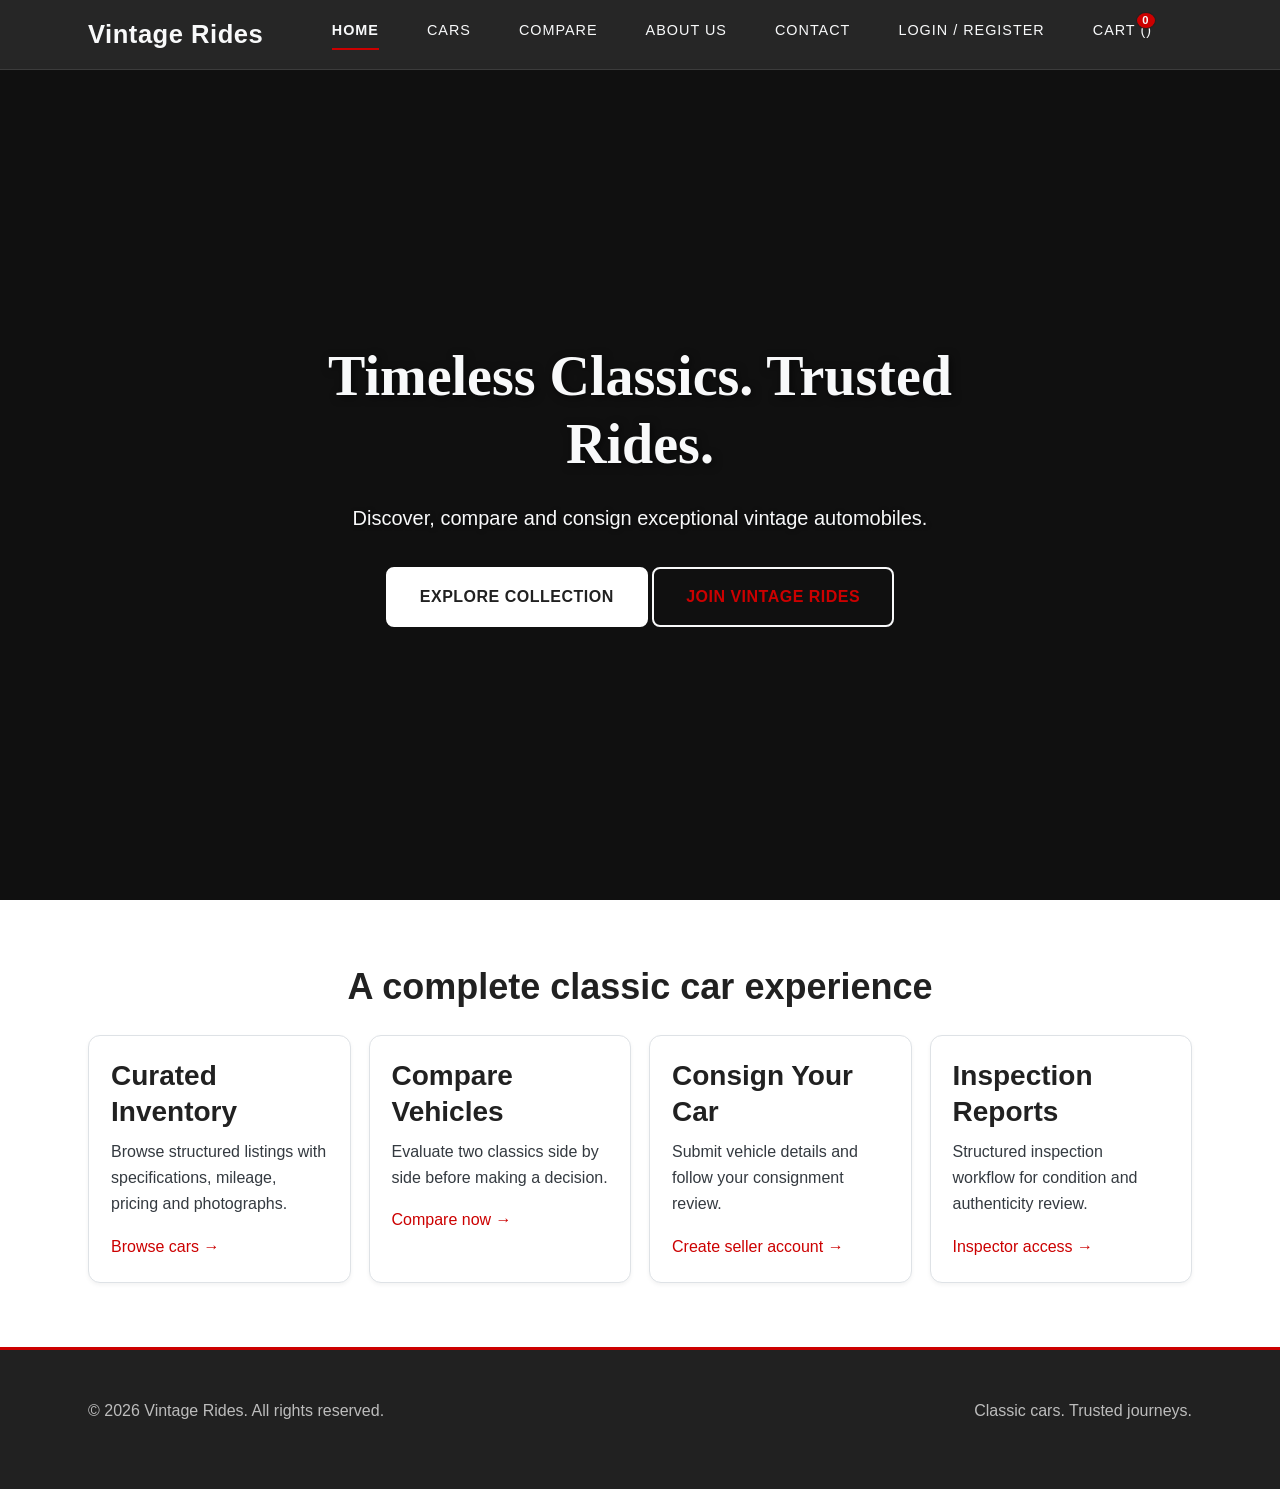
<file: index.html>
<!DOCTYPE html>
<html lang="en">
 <head>
  <meta charset="utf-8"/>
  <meta content="width=device-width, initial-scale=1.0" name="viewport"/>
  <title>
   Classic Car Marketplace | Vintage Rides
  </title>
  <link href="style.css" rel="stylesheet"/>
  <link href="https://cdnjs.cloudflare.com/ajax/libs/font-awesome/6.5.1/css/all.min.css" rel="stylesheet"/>
 </head>
 <body id="page-index">
  <header id="navbar">
   <div class="container">
    <div class="logo">
     <a href="index.html">
      Vintage Rides
     </a>
    </div>
    <nav aria-label="Main navigation">
     <button aria-controls="main-navigation" aria-expanded="false" id="mobile-nav-toggle">
      <i class="fas fa-bars">
      </i>
     </button>
     <ul id="main-navigation">
      <li>
       <a href="index.html">
        Home
       </a>
      </li>
      <li>
       <a href="cars.html">
        Cars
       </a>
      </li>
      <li>
       <a href="compare.html">
        Compare
       </a>
      </li>
      <li>
       <a href="about.html">
        About Us
       </a>
      </li>
      <li>
       <a href="contact.html">
        Contact
       </a>
      </li>
      <li>
       <a href="login.html">
        Login / Register
       </a>
      </li>
      <li>
       <a href="cart.html">
        Cart (
        <span id="cart-item-count">
         0
        </span>
        )
       </a>
      </li>
     </ul>
    </nav>
   </div>
  </header>
  <section class="hero-section section-dark">
   <div class="container hero-content">
    <h1>
     Timeless Classics. Trusted Rides.
    </h1>
    <p>
     Discover, compare and consign exceptional vintage automobiles.
    </p>
    <a class="btn btn-primary" href="cars.html">
     Explore Collection
    </a>
    <a class="btn btn-outline-light" href="login.html">
     Join Vintage Rides
    </a>
   </div>
  </section>
  <main class="section section-light">
   <div class="container">
    <h2 class="text-center">
     A complete classic car experience
    </h2>
    <div class="role-card-grid">
     <article class="role-card">
      <h3>
       Curated Inventory
      </h3>
      <p>
       Browse structured listings with specifications, mileage, pricing and photographs.
      </p>
      <a href="cars.html">
       Browse cars →
      </a>
     </article>
     <article class="role-card">
      <h3>
       Compare Vehicles
      </h3>
      <p>
       Evaluate two classics side by side before making a decision.
      </p>
      <a href="compare.html">
       Compare now →
      </a>
     </article>
     <article class="role-card">
      <h3>
       Consign Your Car
      </h3>
      <p>
       Submit vehicle details and follow your consignment review.
      </p>
      <a href="login.html">
       Create seller account →
      </a>
     </article>
     <article class="role-card">
      <h3>
       Inspection Reports
      </h3>
      <p>
       Structured inspection workflow for condition and authenticity review.
      </p>
      <a href="login.html">
       Inspector access →
      </a>
     </article>
    </div>
   </div>
  </main>
  <footer class="site-footer">
   <div class="container">
    <p>
     ©
     <span id="current-year">
     </span>
     Vintage Rides. All rights reserved.
    </p>
    <p>
     Classic cars. Trusted journeys.
    </p>
   </div>
  </footer>
  <script src="script.js">
  </script>
  <script src="feature-ui.js">
  </script>
 </body>
</html>
</file>
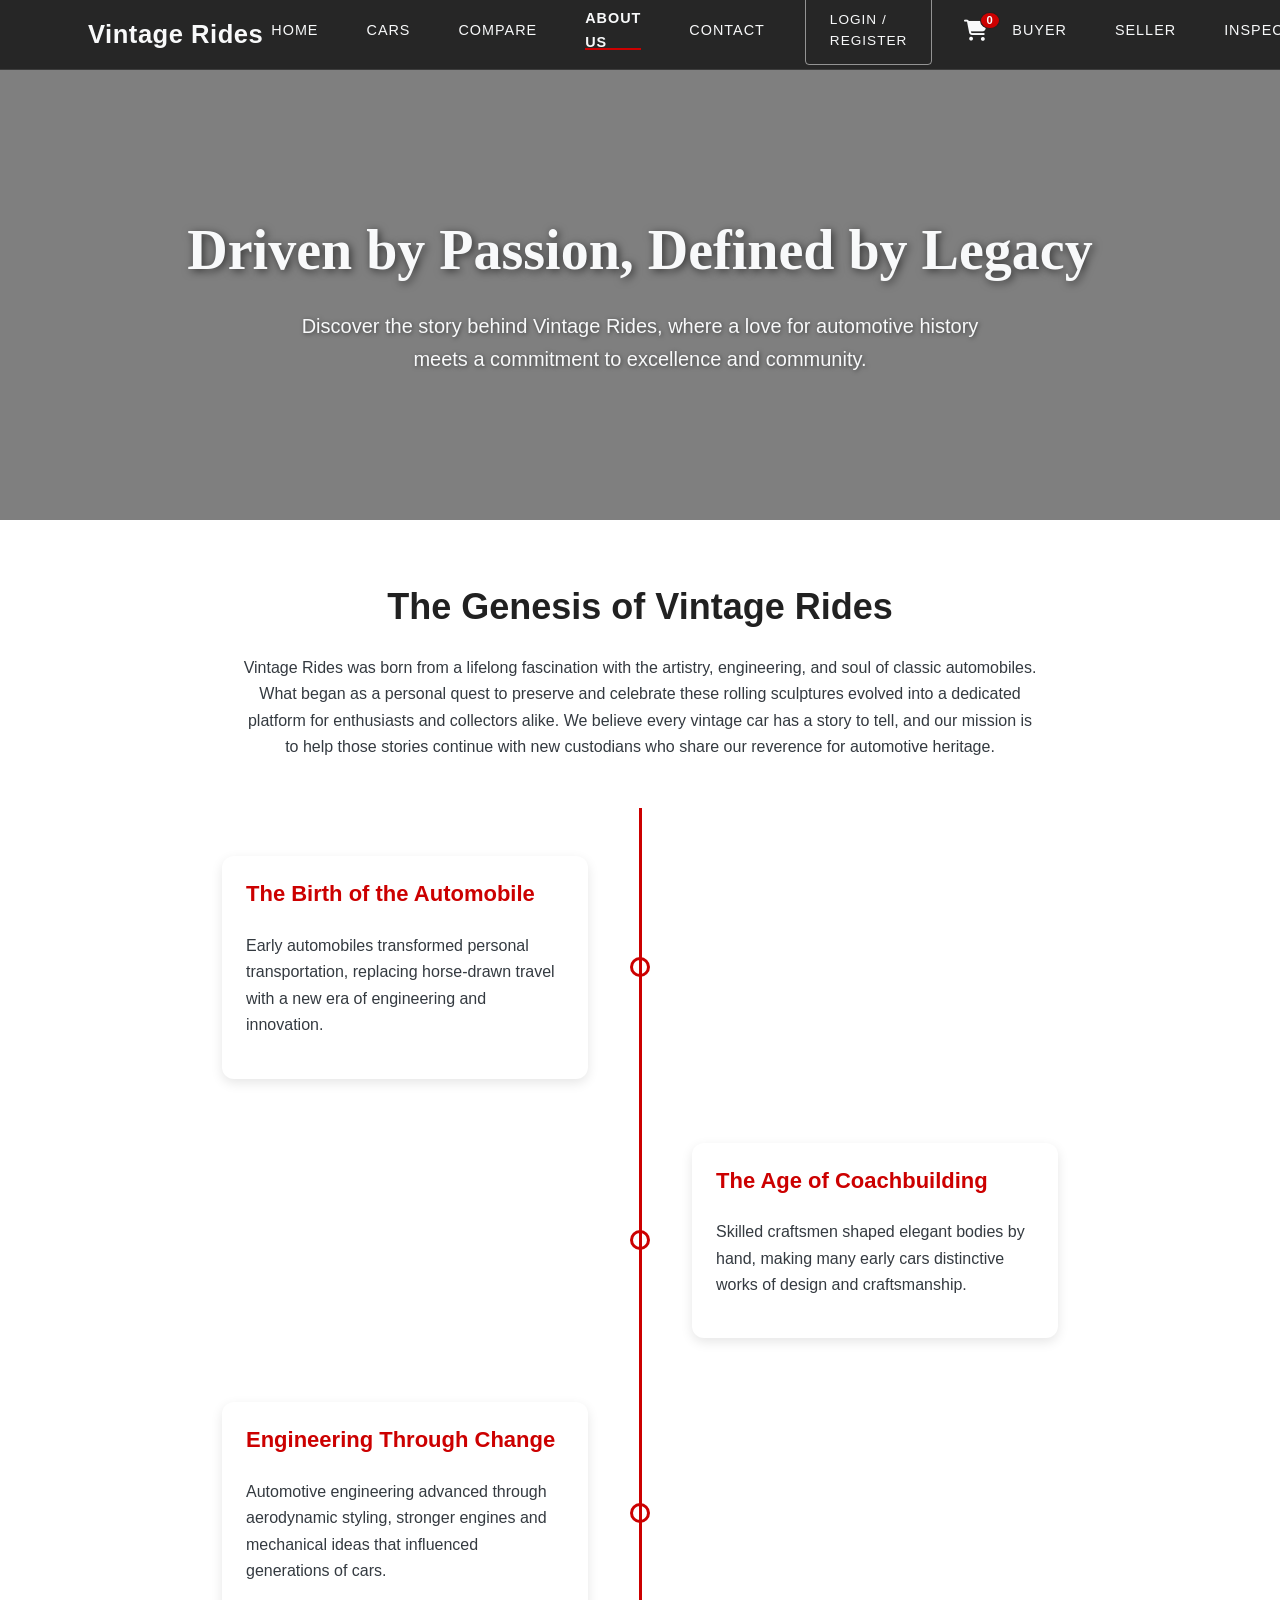
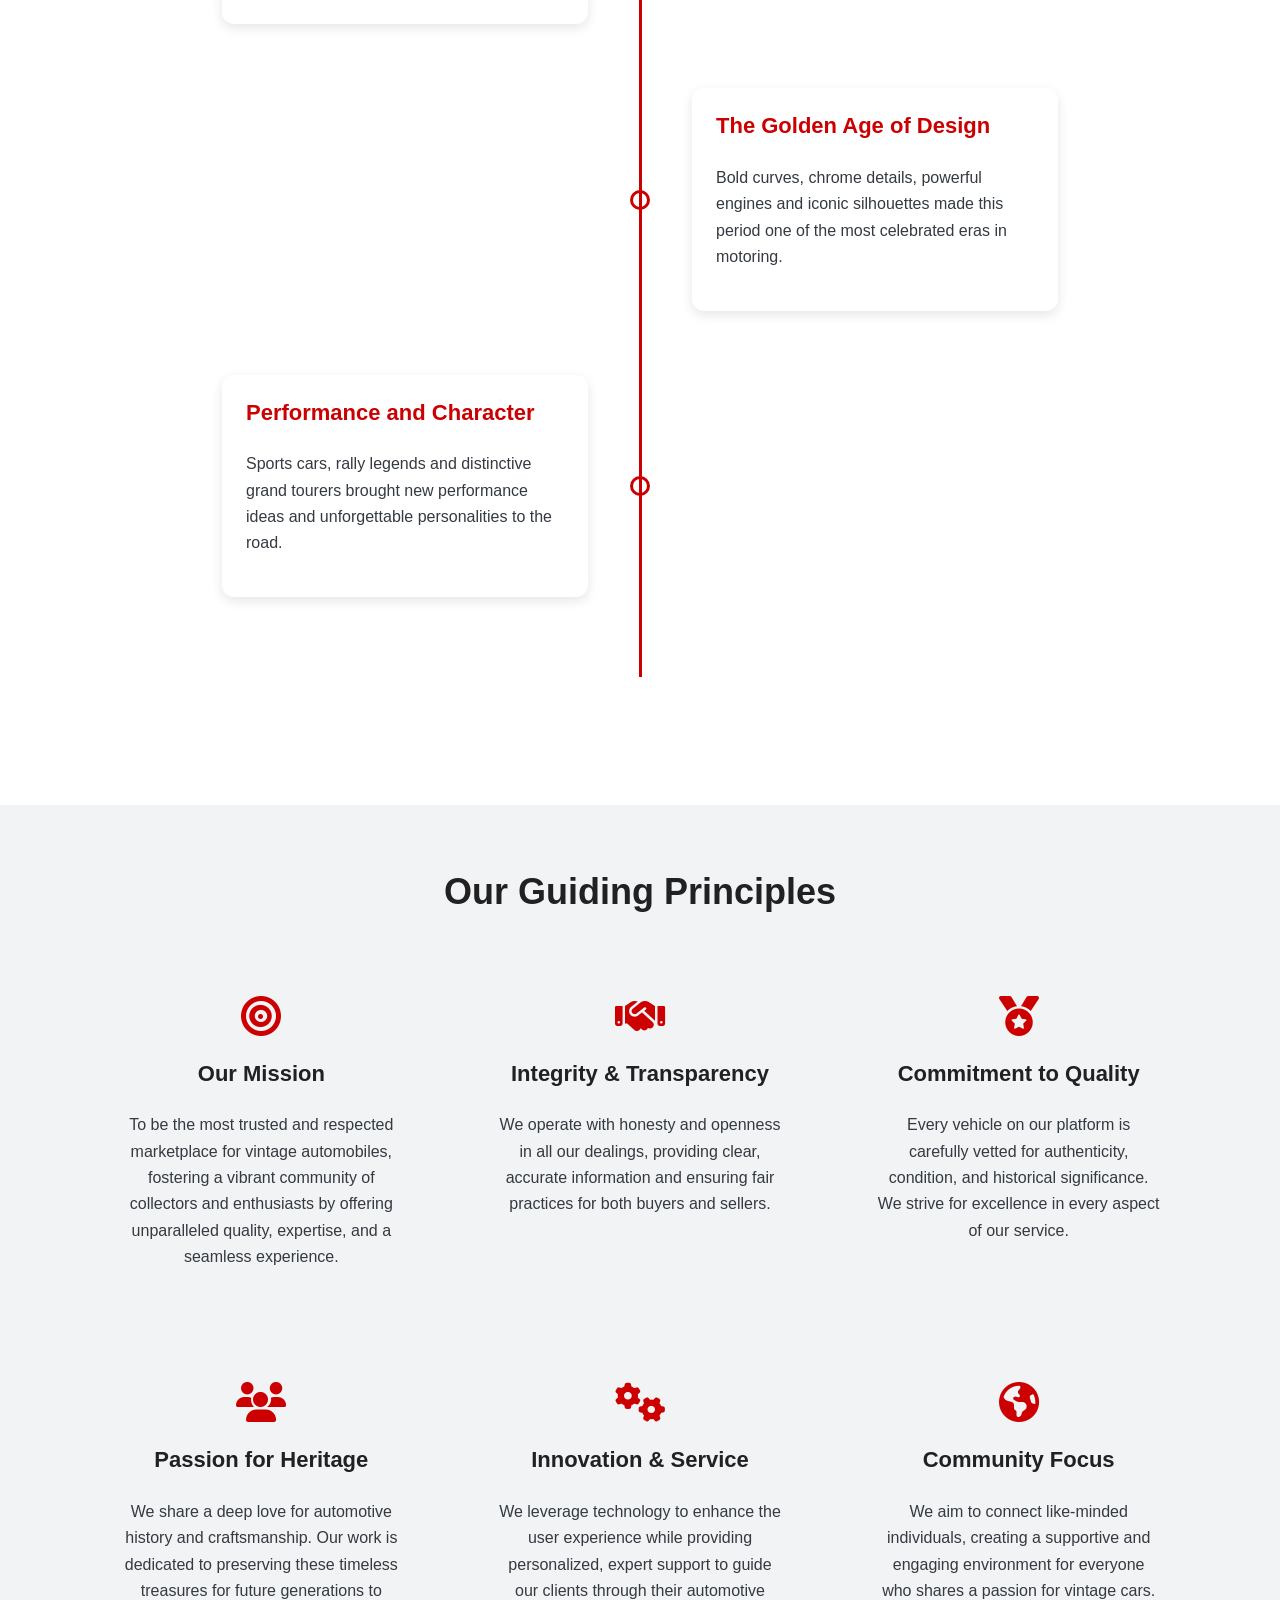
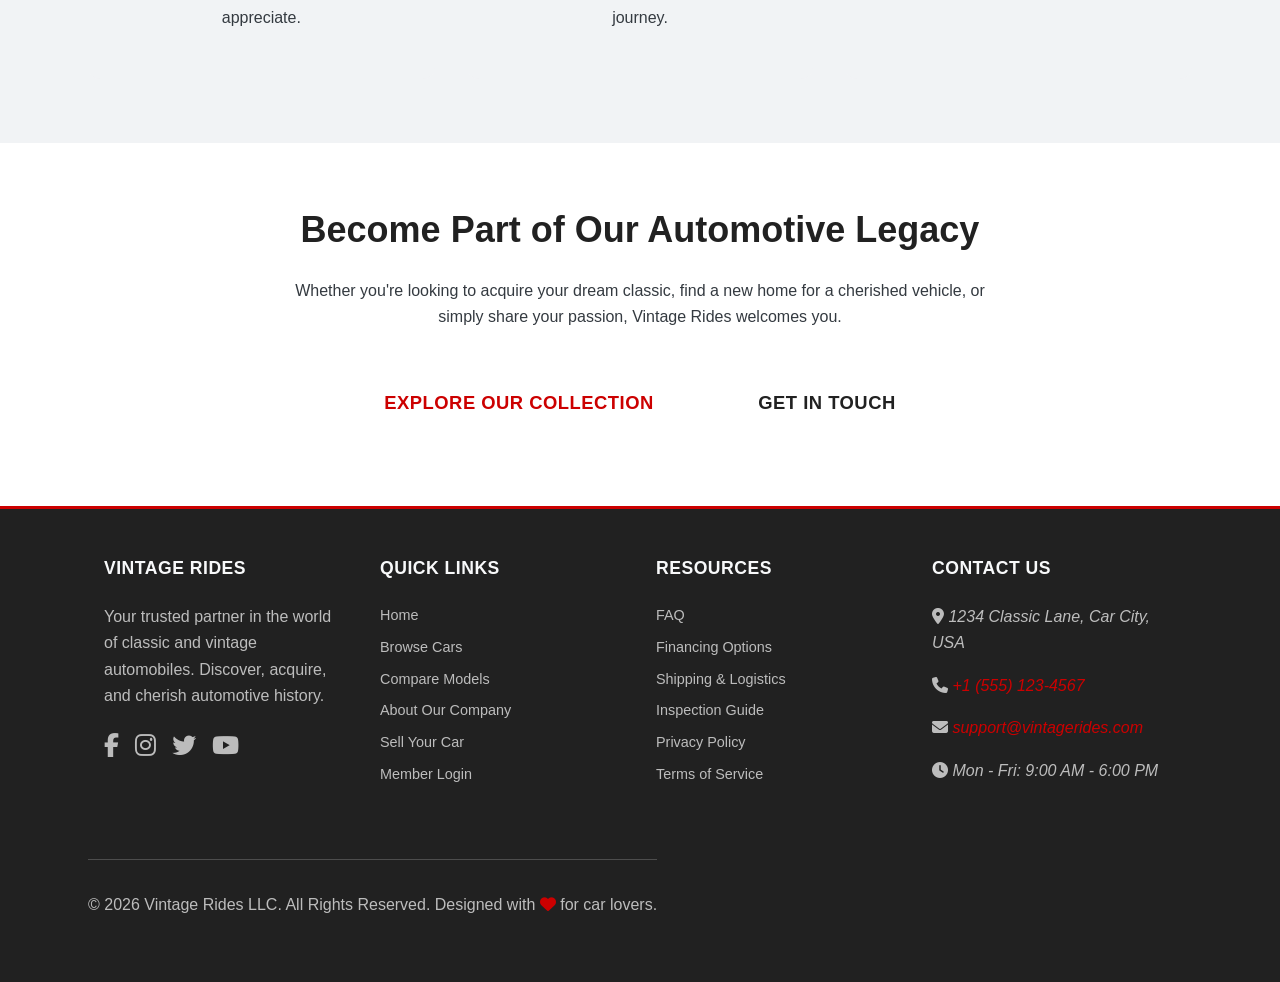
<file: about.html>
<!DOCTYPE html>
<html lang="en">
<head>
    <meta charset="UTF-8">
    <meta name="viewport" content="width=device-width, initial-scale=1.0">
    <meta name="description" content="Learn more about Vintage Rides, our passion for classic cars, our expert team, and our commitment to providing an exceptional experience for collectors and enthusiasts.">
    <meta name="keywords" content="about vintage rides, classic car experts, vintage car marketplace story, our mission, automotive passion">
    <title>About Us - Our Story & Passion | Vintage Rides</title>

    
    <link rel="stylesheet" href="style.css">

    
    <link rel="stylesheet" href="https://cdnjs.cloudflare.com/ajax/libs/font-awesome/6.5.1/css/all.min.css">

    
    <link rel="icon" href="favicon.ico" type="image/x-icon">
    <link rel="apple-touch-icon" sizes="180x180" href="apple-touch-icon.png">
    <link rel="icon" type="image/png" sizes="32x32" href="favicon-32x32.png">
    <link rel="icon" type="image/png" sizes="16x16" href="favicon-16x16.png">
    <link rel="manifest" href="site.webmanifest">

    <style>
        /* Page-specific styles for About Us, if any */
        .about-hero-image {
            background-image: url('https://via.placeholder.com/1920x600/212121/cccccc?text=Timeless+Automotive+Passion'); /* Placeholder */
            background-size: cover;
            background-position: center center;
            height: 50vh; /* Adjust as needed */
            min-height: 400px;
            position: relative;
            display: flex;
            align-items: center;
            justify-content: center;
            color: var(--text-color-light);
            text-align: center;
        }
        .about-hero-image::before { /* Overlay */
            content: '';
            position: absolute;
            top: 0;
            left: 0;
            width: 100%;
            height: 100%;
            background: rgba(0,0,0,0.5);
        }
        .about-hero-content {
            position: relative;
            z-index: 1;
        }
        .about-hero-content h1 {
            font-size: 3.5rem;
            color: var(--text-color-light);
            font-family: var(--font-display, var(--font-primary));
            text-shadow: 2px 2px 8px rgba(0,0,0,0.6);
        }
        .about-hero-content p {
            font-size: 1.25rem;
            text-shadow: 1px 1px 4px rgba(0,0,0,0.5);
            max-width: 700px;
            margin: 0 auto;
        }

        .timeline {
            position: relative;
            max-width: 900px;
            margin: 0 auto var(--spacing-xxl) auto;
            padding: var(--spacing-lg) 0;
        }
        .timeline::after { /* The central line */
            content: '';
            position: absolute;
            width: 3px;
            background-color: var(--primary-color);
            top: 0;
            bottom: 0;
            left: 50%;
            margin-left: -1.5px;
        }
        .timeline-item {
            padding: var(--spacing-sm) var(--spacing-lg);
            position: relative;
            background-color: inherit;
            width: 50%;
            margin-bottom: var(--spacing-lg);
        }
        .timeline-item::after { /* The circles on the line */
            content: '';
            position: absolute;
            width: 20px;
            height: 20px;
            right: -10px;
            background-color: var(--background-light);
            border: 3px solid var(--primary-color);
            top: calc(50% - 10px); /* Center vertically */
            border-radius: 50%;
            z-index: 1;
        }
        .timeline-item.left { left: 0; padding-right: calc(var(--spacing-lg) + 20px); }
        .timeline-item.right { left: 50%; padding-left: calc(var(--spacing-lg) + 20px); }
        .timeline-item.right::after { left: -10px; }

        .timeline-content {
            padding: var(--spacing-md);
            background-color: var(--background-light);
            position: relative;
            border-radius: var(--border-radius-lg);
            box-shadow: var(--box-shadow-medium);
        }
        .timeline-content h4 { margin-top: 0; color: var(--primary-color); }
        .timeline-content .year { font-weight: bold; display: block; margin-bottom: var(--spacing-xs); font-size: 1.1rem;}


        @media (max-width: 768px) {
            .about-hero-content h1 { font-size: 2.5rem; }
            .timeline::after { left: 15px; } /* Line to the left */
            .timeline-item { width: 100%; padding-left: calc(var(--spacing-lg) + 25px); padding-right: var(--spacing-xs); }
            .timeline-item.left::after, .timeline-item.right::after { left: 5px; } /* Circles to the left */
            .timeline-item.left, .timeline-item.right { left: 0%; }
        }

        .values-grid {
            display: grid;
            grid-template-columns: repeat(auto-fit, minmax(280px, 1fr));
            gap: var(--spacing-lg);
        }
        .value-item {
            background-color: var(--background-medium);
            padding: var(--spacing-lg);
            border-radius: var(--border-radius-lg);
            text-align: center;
        }
        .value-item i {
            font-size: 2.5rem;
            color: var(--primary-color);
            margin-bottom: var(--spacing-md);
        }

        .team-member-card .social-links a {
            color: var(--secondary-color);
            margin: 0 var(--spacing-xs);
            font-size: 1.2rem;
        }
        .team-member-card .social-links a:hover { color: var(--primary-color); }
    </style>
</head>
<body id="page-about">

    
    <header id="navbar">
        <div class="container"> 
            <div class="logo">
                <a href="index.html" aria-label="Vintage Rides Homepage">Vintage Rides</a>
            </div>
            <nav aria-label="Main navigation">
                
                <button id="mobile-nav-toggle" aria-controls="main-navigation" aria-expanded="false">
                    <i class="fas fa-bars" aria-hidden="true"></i>
                    <span class="sr-only">Toggle Navigation</span>
                </button>
                
                <ul id="main-navigation">
                    <li><a href="index.html" class="active">Home</a></li>
                    <li><a href="cars.html">Cars</a></li>
                    <li><a href="compare.html">Compare</a></li>
                    <li><a href="about.html">About Us</a></li>
                    <li><a href="contact.html">Contact</a></li>
                    <li class="nav-action-item nav-action-login"><a href="login.html" class="nav-login-btn">Login / Register</a></li>
                    <li class="nav-action-item nav-action-cart">
                        <a href="cart.html" class="nav-cart-btn" aria-label="View Shopping Cart">
                            <i class="fas fa-shopping-cart"></i>
                            <span id="cart-item-count" class="cart-item-count" aria-live="polite">0</span>
                        </a>
                    </li>
                <li><a href="buyer.html">Buyer</a></li><li><a href="seller.html">Seller</a></li><li><a href="inspector.html">Inspector</a></li><li><a href="admin.html">Admin</a></li></ul>
            </nav>
        </div>
    </header>
    

    
    <section class="about-hero-image">
        <div class="about-hero-content scroll-fade-in">
            <h1>Driven by Passion, Defined by Legacy</h1>
            <p>Discover the story behind Vintage Rides, where a love for automotive history meets a commitment to excellence and community.</p>
        </div>
    </section>

    
    <section id="our-story" class="section section-light scroll-fade-in">
        <div class="container">
            <div class="text-center mb-5">
                <h2 class="section-title">The Genesis of Vintage Rides</h2>
                <p class="lead" style="max-width: 800px; margin: 0 auto;">
                    Vintage Rides was born from a lifelong fascination with the artistry, engineering, and soul of classic automobiles. What began as a personal quest to preserve and celebrate these rolling sculptures evolved into a dedicated platform for enthusiasts and collectors alike. We believe every vintage car has a story to tell, and our mission is to help those stories continue with new custodians who share our reverence for automotive heritage.
                </p>
            </div>
            
            
            <div class="timeline">
                <div class="timeline-item left scroll-fade-in">
                    <div class="timeline-content">
<h4>The Birth of the Automobile</h4>
                        <p>Early automobiles transformed personal transportation, replacing horse-drawn travel with a new era of engineering and innovation.</p>
                    </div>
                </div>
                <div class="timeline-item right scroll-fade-in">
                    <div class="timeline-content">
<h4>The Age of Coachbuilding</h4>
                        <p>Skilled craftsmen shaped elegant bodies by hand, making many early cars distinctive works of design and craftsmanship.</p>
                    </div>
                </div>
                <div class="timeline-item left scroll-fade-in">
                    <div class="timeline-content">
<h4>Engineering Through Change</h4>
                        <p>Automotive engineering advanced through aerodynamic styling, stronger engines and mechanical ideas that influenced generations of cars.</p>
                    </div>
                </div>
                <div class="timeline-item right scroll-fade-in">
                    <div class="timeline-content">
<h4>The Golden Age of Design</h4>
                        <p>Bold curves, chrome details, powerful engines and iconic silhouettes made this period one of the most celebrated eras in motoring.</p>
                    </div>
                </div>
                <div class="timeline-item left scroll-fade-in">
                    <div class="timeline-content">
<h4>Performance and Character</h4>
                        <p>Sports cars, rally legends and distinctive grand tourers brought new performance ideas and unforgettable personalities to the road.</p>
                    </div>
                </div>
            </div>
        </div>
    </section>

    
    <section id="mission-values" class="section section-medium scroll-fade-in">
        <div class="container">
            <h2 class="section-title text-center mb-5">Our Guiding Principles</h2>
            <div class="values-grid">
                <div class="value-item">
                    <i class="fas fa-bullseye"></i>
                    <h4>Our Mission</h4>
                    <p>To be the most trusted and respected marketplace for vintage automobiles, fostering a vibrant community of collectors and enthusiasts by offering unparalleled quality, expertise, and a seamless experience.</p>
                </div>
                <div class="value-item">
                    <i class="fas fa-handshake"></i>
                    <h4>Integrity & Transparency</h4>
                    <p>We operate with honesty and openness in all our dealings, providing clear, accurate information and ensuring fair practices for both buyers and sellers.</p>
                </div>
                <div class="value-item">
                    <i class="fas fa-medal"></i>
                    <h4>Commitment to Quality</h4>
                    <p>Every vehicle on our platform is carefully vetted for authenticity, condition, and historical significance. We strive for excellence in every aspect of our service.</p>
                </div>
                <div class="value-item">
                    <i class="fas fa-users"></i>
                    <h4>Passion for Heritage</h4>
                    <p>We share a deep love for automotive history and craftsmanship. Our work is dedicated to preserving these timeless treasures for future generations to appreciate.</p>
                </div>
                <div class="value-item">
                    <i class="fas fa-cogs"></i>
                    <h4>Innovation & Service</h4>
                    <p>We leverage technology to enhance the user experience while providing personalized, expert support to guide our clients through their automotive journey.</p>
                </div>
                <div class="value-item">
                    <i class="fas fa-globe-americas"></i>
                    <h4>Community Focus</h4>
                    <p>We aim to connect like-minded individuals, creating a supportive and engaging environment for everyone who shares a passion for vintage cars.</p>
                </div>
            </div>
        </div>
    </section>
    
    
    <section id="cta-join-community" class="section section-primary text-center scroll-fade-in">
        <div class="container">
            <h2 class="section-title">Become Part of Our Automotive Legacy</h2>
            <p class="lead mb-4" style="max-width: 700px; margin-left: auto; margin-right:auto;">Whether you're looking to acquire your dream classic, find a new home for a cherished vehicle, or simply share your passion, Vintage Rides welcomes you.</p>
            <div class="btn-group">
                <a href="cars.html" class="btn btn-light btn-lg">Explore Our Collection</a>
                <a href="contact.html" class="btn btn-outline-light btn-lg">Get In Touch</a>
            </div>
        </div>
    </section>


    
    <footer class="site-footer">
        <div class="container">
            <div class="footer-columns-container" style="display: flex; flex-wrap: wrap; justify-content: space-between;">
                <div class="footer-column">
                    <h5>Vintage Rides</h5>
                    <p>Your trusted partner in the world of classic and vintage automobiles. Discover, acquire, and cherish automotive history.</p>
                    <div class="footer-social-icons">
                        <a href="#" aria-label="Vintage Rides on Facebook"><i class="fab fa-facebook-f"></i></a>
                        <a href="#" aria-label="Vintage Rides on Instagram"><i class="fab fa-instagram"></i></a>
                        <a href="#" aria-label="Vintage Rides on Twitter"><i class="fab fa-twitter"></i></a>
                        <a href="#" aria-label="Vintage Rides on YouTube"><i class="fab fa-youtube"></i></a>
                    </div>
                </div>
                <div class="footer-column">
                    <h5>Quick Links</h5>
                    <ul>
                        <li><a href="index.html">Home</a></li>
                        <li><a href="cars.html">Browse Cars</a></li>
                        <li><a href="compare.html">Compare Models</a></li>
                        <li><a href="about.html">About Our Company</a></li>
                        <li><a href="contact.html#sell-car-form">Sell Your Car</a></li>
                        <li><a href="login.html">Member Login</a></li>
                    </ul>
                </div>
                <div class="footer-column">
                    <h5>Resources</h5>
                    <ul>
                        <li><a href="#">FAQ</a></li>
                        <li><a href="#">Financing Options</a></li>
                        <li><a href="#">Shipping & Logistics</a></li>
                        <li><a href="#">Inspection Guide</a></li>
                        <li><a href="#">Privacy Policy</a></li>
                        <li><a href="#">Terms of Service</a></li>
                    </ul>
                </div>
                <div class="footer-column">
                    <h5>Contact Us</h5>
                    <address>
                        <p><i class="fas fa-map-marker-alt"></i> 1234 Classic Lane, Car City, USA</p>
                        <p><i class="fas fa-phone"></i> <a href="tel:+15551234567">+1 (555) 123-4567</a></p>
                        <p><i class="fas fa-envelope"></i> <a href="mailto:support@vintagerides.com">support@vintagerides.com</a></p>
                        <p><i class="fas fa-clock"></i> Mon - Fri: 9:00 AM - 6:00 PM</p>
                    </address>
                </div>
            </div>
            <div class="footer-bottom">
                <p>&copy; <span id="current-year">2024</span> Vintage Rides LLC. All Rights Reserved. Designed with <i class="fas fa-heart text-primary"></i> for car lovers.</p>
            </div>
        </div>
    </footer>

    
    
    

    
    <script src="script.js"></script>
    <script>
        // Small inline script to set current year in footer
        document.getElementById('current-year').textContent = new Date().getFullYear();
        // Additional page-specific JS for About page can go here if needed.
        // For example, advanced timeline animations or team member interactions.
        // The scroll-fade-in class is handled by the global script.js
    </script>
    <script src="feature-ui.js"></script>
</body>
</html>
</file>
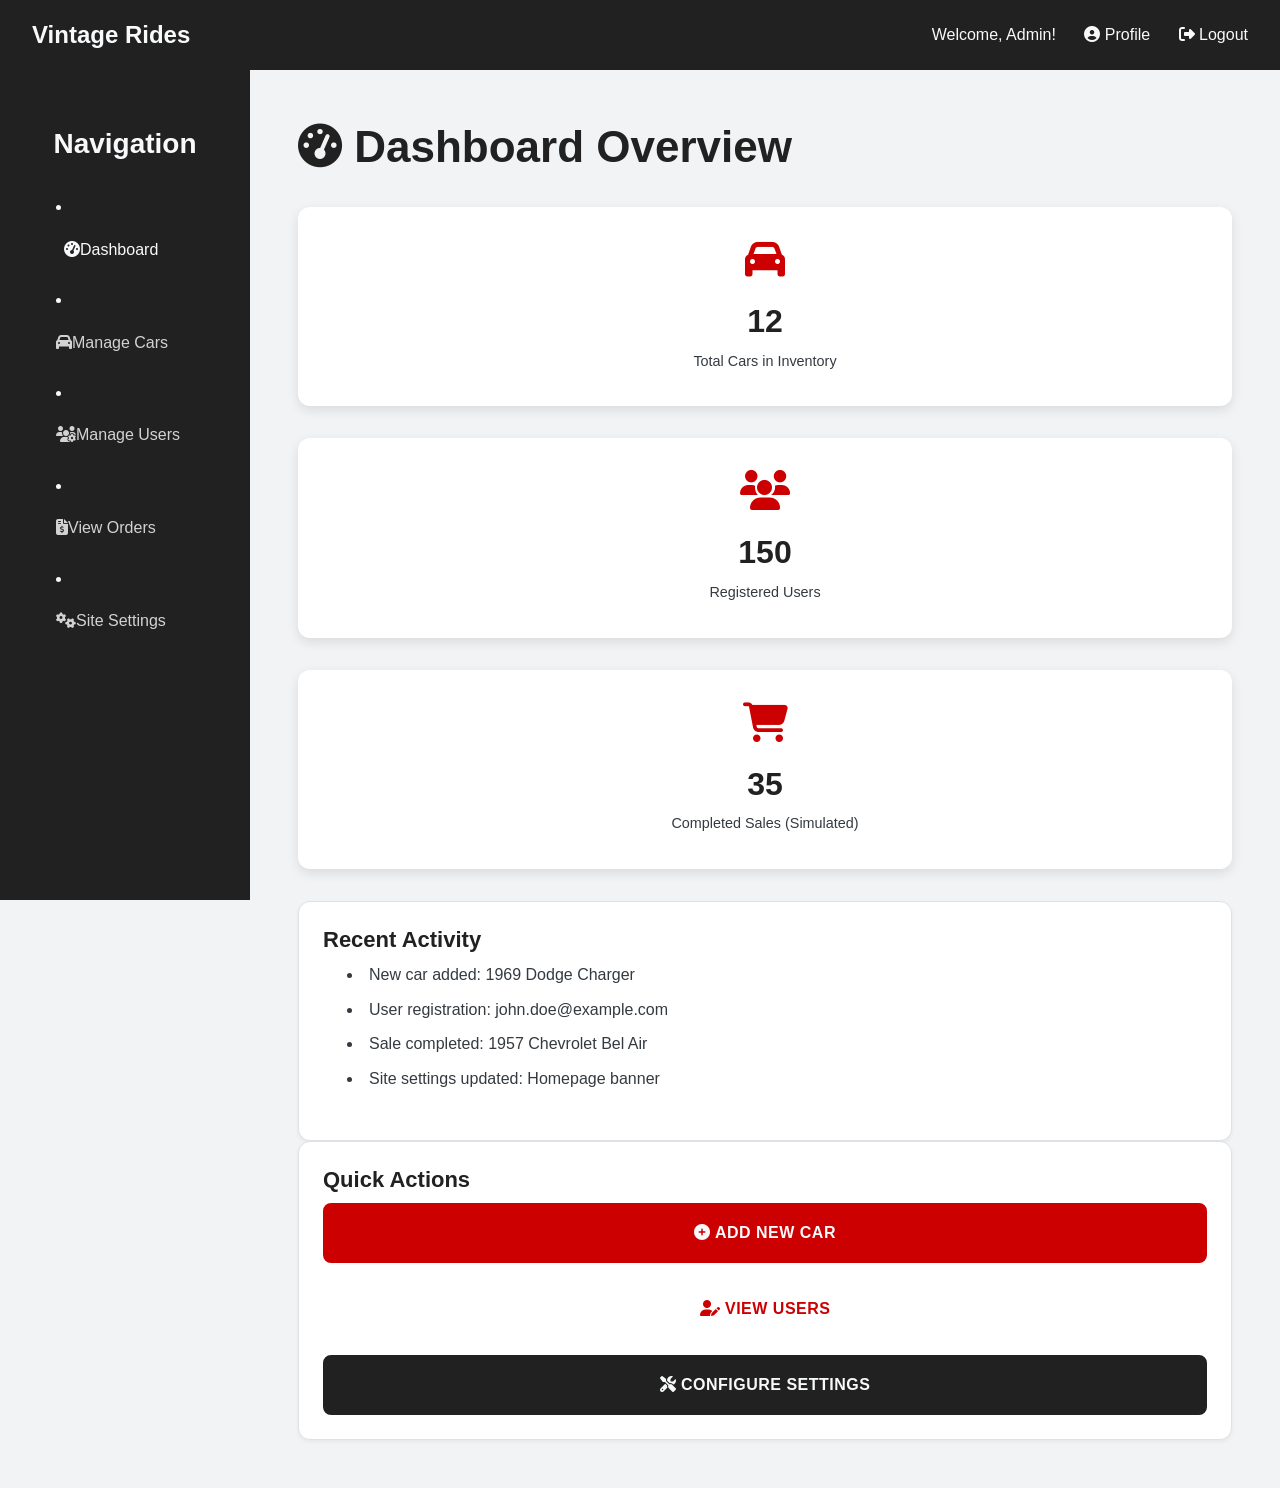
<file: admin.html>
<!DOCTYPE html>
<html lang="en">
<head>
    <meta charset="UTF-8">
    <meta name="viewport" content="width=device-width, initial-scale=1.0">
    <meta name="description" content="Vintage Rides Administration Panel for managing car inventory, users, and site settings.">
    <meta name="robots" content="noindex, nofollow"> 
    <title>Admin Dashboard | Vintage Rides</title>

    
    <link rel="stylesheet" href="style.css">

    
    <link rel="stylesheet" href="https://cdnjs.cloudflare.com/ajax/libs/font-awesome/6.5.1/css/all.min.css">

    
    <link rel="icon" href="favicon.ico" type="image/x-icon">
    <link rel="apple-touch-icon" sizes="180x180" href="apple-touch-icon.png">
    <link rel="icon" type="image/png" sizes="32x32" href="favicon-32x32.png">
    <link rel="icon" type="image/png" sizes="16x16" href="favicon-16x16.png">
    <link rel="manifest" href="site.webmanifest">

    <style>
        /* Admin-specific styles that might not be in the global style.css or need overriding */
        body#page-admin {
            background-color: var(--background-medium); /* Admin often has a slightly different BG */
            padding-top: 0; /* Admin layout manages its own header/topbar */
        }

        .admin-topbar {
            background-color: var(--secondary-color);
            color: var(--text-color-light);
            padding: var(--spacing-sm) var(--spacing-lg);
            display: flex;
            justify-content: space-between;
            align-items: center;
            height: var(--header-height); /* Match public header height */
            position: fixed;
            top: 0;
            left: 0; /* Will be offset by sidebar width in a more complex setup */
            width: 100%;
            z-index: 1010; /* Above sidebar */
        }
        .admin-topbar .logo a {
            font-family: var(--font-primary);
            font-size: 1.5rem;
            font-weight: 700;
            color: var(--text-color-light);
            text-decoration: none;
        }
        .admin-topbar .admin-user-menu a {
            color: var(--text-color-light);
            text-decoration: none;
            margin-left: var(--spacing-md);
        }
        .admin-topbar .admin-user-menu a:hover { color: var(--primary-color); }

        /* .admin-layout defined in style.css */
        /* .admin-sidebar defined in style.css */
        /* .admin-content defined in style.css */
        
        .admin-layout {
            padding-top: var(--header-height); /* Account for fixed topbar */
        }
        .admin-sidebar {
            top: var(--header-height); /* Position below topbar */
            height: calc(100vh - var(--header-height)); /* Full height minus topbar */
            position: fixed; /* Fixed sidebar */
            z-index: 1005;
        }
        .admin-content {
            margin-left: 250px; /* Same as sidebar width */
            padding-top: var(--spacing-xl); /* Space below topbar if topbar wasn't fixed */
        }


        .admin-section {
            display: none; /* Hide all sections by default */
            animation: fadeIn 0.5s;
        }
        .admin-section.active {
            display: block; /* Show active section */
        }

        .stat-card {
            background-color: var(--background-light);
            padding: var(--spacing-lg);
            border-radius: var(--border-radius-lg);
            box-shadow: var(--box-shadow-medium);
            text-align: center;
            margin-bottom: var(--spacing-lg);
        }
        .stat-card i {
            font-size: 2.5rem;
            color: var(--primary-color);
            margin-bottom: var(--spacing-sm);
        }
        .stat-card .stat-value {
            font-size: 2rem;
            font-weight: 700;
            color: var(--secondary-color);
            display: block;
        }
        .stat-card .stat-label {
            font-size: 0.9rem;
            color: var(--text-color-dark);
        }

        .admin-table {
            width: 100%;
            border-collapse: collapse;
            margin-top: var(--spacing-lg);
            background-color: var(--background-light);
            box-shadow: var(--box-shadow-medium);
            border-radius: var(--border-radius-md);
            overflow: hidden;
        }
        .admin-table th, .admin-table td {
            padding: var(--spacing-sm) var(--spacing-md);
            text-align: left;
            border-bottom: 1px solid var(--border-color);
        }
        .admin-table th {
            background-color: var(--background-medium);
            font-weight: 600;
            font-family: var(--font-primary);
        }
        .admin-table tr:last-child td { border-bottom: none; }
        .admin-table .actions a, .admin-table .actions button {
            margin-right: var(--spacing-xs);
            color: var(--primary-color);
            text-decoration: none;
            background: none;
            border: none;
            cursor: pointer;
            font-size: 0.9rem;
        }
        .admin-table .actions a:hover, .admin-table .actions button:hover { color: darken(var(--primary-color), 10%); }
        .admin-table .actions .delete-btn { color: #dc3545; }
        .admin-table .actions .delete-btn:hover { color: darken(#dc3545, 10%); }
        .admin-table img.table-preview-img {
            max-width: 80px;
            height: auto;
            border-radius: var(--border-radius-sm);
        }

        .admin-form-container {
            background-color: var(--background-light);
            padding: var(--spacing-xl);
            border-radius: var(--border-radius-lg);
            box-shadow: var(--box-shadow-medium);
            margin-top: var(--spacing-lg);
        }

        @media (max-width: 768px) {
            .admin-content { margin-left: 0; } /* Sidebar might overlay or hide on mobile */
            .admin-sidebar {
                /* Example: transform to an off-canvas menu or a top horizontal menu on mobile */
                /* For this basic version, we'll assume it might be toggled or just stacks. */
                 width: 100%; /* Full width for mobile */
                 height: auto;
                 position: static; /* No longer fixed */
                 top: auto;
            }
            .admin-layout { flex-direction: column; } /* Stack sidebar and content */
        }

    </style>
</head>
<body id="page-admin">

    <div class="admin-topbar">
        <div class="logo">
            <a href="admin.html" aria-label="Vintage Rides Admin Homepage">Vintage Rides</a>
        </div>
        <div class="admin-user-menu">
            <span>Welcome, Admin!</span>
            <a href="#" id="admin-profile-link" aria-label="Admin Profile"><i class="fas fa-user-circle"></i> Profile</a>
            <a href="index.html" id="admin-logout-link" aria-label="Logout"><i class="fas fa-sign-out-alt"></i> Logout</a>
        </div>
    </div>

    <div class="admin-layout">
        <aside class="admin-sidebar">
            <h3 class="text-center mt-3 mb-4">Navigation</h3>
            <nav aria-label="Admin section navigation">
                <ul class="nav flex-column">
                    <li class="nav-item">
                        <a class="nav-link admin-nav-link active" href="#dashboard" data-section="dashboard-section">
                            <i class="fas fa-tachometer-alt me-2"></i>Dashboard
                        </a>
                    </li>
                    <li class="nav-item">
                        <a class="nav-link admin-nav-link" href="#manage-cars" data-section="manage-cars-section">
                            <i class="fas fa-car me-2"></i>Manage Cars
                        </a>
                    </li>
                    <li class="nav-item">
                        <a class="nav-link admin-nav-link" href="#manage-users" data-section="manage-users-section">
                            <i class="fas fa-users-cog me-2"></i>Manage Users
                        </a>
                    </li>
                    <li class="nav-item">
                        <a class="nav-link admin-nav-link" href="#manage-orders" data-section="manage-orders-section">
                            <i class="fas fa-file-invoice-dollar me-2"></i>View Orders
                        </a>
                    </li>
                    <li class="nav-item">
                        <a class="nav-link admin-nav-link" href="#site-settings" data-section="site-settings-section">
                            <i class="fas fa-cogs me-2"></i>Site Settings
                        </a>
                    </li>
                </ul>
            </nav>
        </aside>

        <main class="admin-content">
            
            <section id="dashboard-section" class="admin-section active">
                <h1 class="mb-4"><i class="fas fa-tachometer-alt"></i> Dashboard Overview</h1>
                <div class="row">
                    <div class="col-md-4">
                        <div class="stat-card">
                            <i class="fas fa-car"></i>
                            <span class="stat-value" id="total-cars-stat">12</span>
                            <span class="stat-label">Total Cars in Inventory</span>
                        </div>
                    </div>
                    <div class="col-md-4">
                        <div class="stat-card">
                            <i class="fas fa-users"></i>
                            <span class="stat-value" id="total-users-stat">150</span>
                            <span class="stat-label">Registered Users</span>
                        </div>
                    </div>
                    <div class="col-md-4">
                        <div class="stat-card">
                            <i class="fas fa-shopping-cart"></i>
                            <span class="stat-value" id="total-orders-stat">35</span>
                            <span class="stat-label">Completed Sales (Simulated)</span>
                        </div>
                    </div>
                </div>
                <div class="row mt-4">
                    <div class="col-md-6">
                        <div class="card">
                            <div class="card-body">
                                <h5 class="card-title">Recent Activity</h5>
                                <ul class="list-group list-group-flush">
                                    <li class="list-group-item">New car added: 1969 Dodge Charger</li>
                                    <li class="list-group-item">User registration: john.doe@example.com</li>
                                    <li class="list-group-item">Sale completed: 1957 Chevrolet Bel Air</li>
                                    <li class="list-group-item">Site settings updated: Homepage banner</li>
                                </ul>
                            </div>
                        </div>
                    </div>
                    <div class="col-md-6">
                        <div class="card">
                            <div class="card-body">
                                <h5 class="card-title">Quick Actions</h5>
                                <a href="#" class="btn btn-primary mb-2 w-100 admin-nav-link" data-section="manage-cars-section" data-show-form="add-car-form-container">
                                    <i class="fas fa-plus-circle"></i> Add New Car
                                </a>
                                <a href="#" class="btn btn-info mb-2 w-100 admin-nav-link" data-section="manage-users-section">
                                    <i class="fas fa-user-edit"></i> View Users
                                </a>
                                <a href="#" class="btn btn-secondary w-100 admin-nav-link" data-section="site-settings-section">
                                    <i class="fas fa-tools"></i> Configure Settings
                                </a>
                            </div>
                        </div>
                    </div>
                </div>
            </section>

            
            <section id="manage-cars-section" class="admin-section">
                <div class="d-flex justify-content-between align-items-center mb-4">
                    <h1><i class="fas fa-car"></i> Manage Car Inventory</h1>
                    <button class="btn btn-primary" id="show-add-car-form-btn">
                        <i class="fas fa-plus-circle"></i> Add New Car
                    </button>
                </div>

                
                <div id="add-car-form-container" class="admin-form-container" style="display: none;">
                    <h2 id="car-form-title" class="mb-3">Add New Car</h2>
                    <form data-backend-form id="admin-car-form" class="needs-validation" novalidate>
                        <input type="hidden" id="car-id-edit" name="carIdEdit"> 
                        <div class="row">
                            <div class="col-md-6 form-group mb-3">
                                <label for="car-make" class="form-label">Make <span class="text-danger">*</span></label>
                                <input type="text" class="form-control" id="car-make" name="carMake" required>
                                <div class="form-feedback invalid">Please enter the car make.</div>
                            </div>
                            <div class="col-md-6 form-group mb-3">
                                <label for="car-model" class="form-label">Model <span class="text-danger">*</span></label>
                                <input type="text" class="form-control" id="car-model" name="carModel" required>
                                <div class="form-feedback invalid">Please enter the car model.</div>
                            </div>
                        </div>
                        <div class="row">
                            <div class="col-md-4 form-group mb-3">
                                <label for="car-year" class="form-label">Year <span class="text-danger">*</span></label>
                                <input type="number" class="form-control" id="car-year" name="carYear" required min="1886" max="2025">
                                <div class="form-feedback invalid">Please enter a valid year.</div>
                            </div>
                            <div class="col-md-4 form-group mb-3">
                                <label for="car-price" class="form-label">Price (USD) <span class="text-danger">*</span></label>
                                <input type="number" class="form-control" id="car-price" name="carPrice" required min="0" step="100">
                                <div class="form-feedback invalid">Please enter a valid price.</div>
                            </div>
                            <div class="col-md-4 form-group mb-3">
                                <label for="car-mileage" class="form-label">Mileage <span class="text-danger">*</span></label>
                                <input type="number" class="form-control" id="car-mileage" name="carMileage" required min="0">
                                <div class="form-feedback invalid">Please enter valid mileage.</div>
                            </div>
                        </div>
                        <div class="form-group mb-3">
                            <label for="car-engine" class="form-label">Engine Details</label>
                            <input type="text" class="form-control" id="car-engine" name="carEngine">
                        </div>
                        <div class="form-group mb-3">
                            <label for="car-description" class="form-label">Description <span class="text-danger">*</span></label>
                            <textarea class="form-control" id="car-description" name="carDescription" rows="4" required></textarea>
                            <div class="form-feedback invalid">Please provide a description.</div>
                        </div>
                        <div class="row">
                            <div class="col-md-6 form-group mb-3">
                                <label for="car-image-url" class="form-label">Image URL <span class="text-danger">*</span></label>
                                <input type="url" class="form-control" id="car-image-url" name="carImageUrl" placeholder="https://example.com/image.jpg" required>
                                <div class="form-feedback invalid">Please enter a valid image URL.</div>
                                
                            </div>
                            <div class="col-md-3 form-group mb-3">
                                <label for="car-status" class="form-label">Status</label>
                                <select id="car-status" name="carStatus" class="form-control form-select">
                                    <option value="Available">Available</option>
                                    <option value="Sold">Sold</option>
                                    <option value="Pending">Pending Sale</option>
                                </select>
                            </div>
                             <div class="col-md-3 form-group mb-3">
                                <label for="car-badge" class="form-label">Badge (e.g., Featured)</label>
                                <input type="text" class="form-control" id="car-badge" name="carBadge" placeholder="Featured, Just Arrived">
                            </div>
                        </div>
                        <div class="form-actions mt-3">
                            <button type="submit" class="btn btn-primary" id="save-car-btn">Save Car</button>
                            <button type="button" class="btn btn-secondary" id="cancel-car-form-btn">Cancel</button>
                        </div>
                    </form>
                </div>

                
                <div class="table-responsive mt-4">
                    <table class="admin-table" id="cars-table">
                        <thead>
                            <tr>
                                <th>ID</th>
                                <th>Image</th>
                                <th>Make</th>
                                <th>Model</th>
                                <th>Year</th>
                                <th>Price</th>
                                <th>Status</th>
                                <th>Actions</th>
                            </tr>
                        </thead>
                        <tbody id="cars-table-body">
                            
                            
                        </tbody>
                    </table>
                </div>
                 <p id="loading-cars-admin" class="mt-3" style="display:none;">Loading car data...</p>
                 <p id="no-cars-admin" class="mt-3" style="display:none;">No cars found in inventory.</p>
            </section>

            
            <section id="manage-users-section" class="admin-section">
                <h1><i class="fas fa-users-cog"></i> Manage Users</h1>
                
                
                <div class="table-responsive mt-4">
                    <table class="admin-table" id="users-table">
                        <thead>
                            <tr>
                                <th>User ID</th>
                                <th>Full Name</th>
                                <th>Email</th>
                                <th>Role</th>
                                <th>Registered On</th>
                                <th>Actions</th>
                            </tr>
                        </thead>
                        <tbody id="users-table-body">
                            <tr><td>101</td><td>John Admin</td><td>admin@vintagerides.com</td><td>Admin</td><td>2023-01-15</td><td class="actions"><a href="#"><i class="fas fa-edit"></i></a> <a href="#" class="delete-btn"><i class="fas fa-user-times"></i></a></td></tr>
                            <tr><td>102</td><td>Jane Customer</td><td>jane@example.com</td><td>Customer</td><td>2024-03-20</td><td class="actions"><a href="#"><i class="fas fa-edit"></i></a> <a href="#" class="delete-btn"><i class="fas fa-user-times"></i></a></td></tr>
                        </tbody>
                    </table>
                </div>
            </section>

            
            <section id="manage-orders-section" class="admin-section">
                <h1><i class="fas fa-file-invoice-dollar"></i> View Orders (Simulated)</h1>
                <p>Order management interface. This would display details of sales, customer information, payment status, etc.</p>
                 <div class="table-responsive mt-4">
                    <table class="admin-table" id="orders-table">
                        <thead>
                            <tr>
                                <th>Order ID</th>
                                <th>Customer</th>
                                <th>Car Sold</th>
                                <th>Date</th>
                                <th>Total Amount</th>
                                <th>Status</th>
                                <th>Actions</th>
                            </tr>
                        </thead>
                        <tbody id="orders-table-body">
                            <tr><td>ORD-001</td><td>Jane Customer</td><td>1957 Chevrolet Bel Air</td><td>2024-05-01</td><td>$65,000</td><td>Completed</td><td class="actions"><a href="#"><i class="fas fa-eye"></i> View</a></td></tr>
                             <tr><td>ORD-002</td><td>Mark Buyer</td><td>1963 VW Beetle</td><td>2024-04-22</td><td>$25,000</td><td>Completed</td><td class="actions"><a href="#"><i class="fas fa-eye"></i> View</a></td></tr>
                        </tbody>
                    </table>
                </div>
            </section>

            
            <section id="site-settings-section" class="admin-section">
                <h1><i class="fas fa-cogs"></i> Site Settings</h1>
                
                <div class="admin-form-container">
                    <form data-backend-form id="site-settings-form">
                        <div class="form-group mb-3">
                            <label for="site-name" class="form-label">Site Name</label>
                            <input type="text" id="site-name" class="form-control" value="Vintage Rides">
                        </div>
                        <div class="form-group mb-3">
                            <label for="admin-email" class="form-label">Administrator Email</label>
                            <input type="email" id="admin-email" class="form-control" value="admin@vintagerides.com">
                        </div>
                        <div class="form-group mb-3">
                            <label for="hero-video-url" class="form-label">Homepage Hero Video URL</label>
                            <input type="url" id="hero-video-url" class="form-control" value="https://sample-videos.com/video123/mp4/720/big_buck_bunny_720p_1mb.mp4">
                        </div>
                         <div class="form-check form-switch mb-3">
                            <input class="form-check-input" type="checkbox" role="switch" id="maintenance-mode" checked>
                            <label class="form-check-label" for="maintenance-mode">Enable Maintenance Mode</label>
                        </div>
                        <button type="submit" class="btn btn-primary">Save Settings</button>
                    </form>
                </div>
            </section>
        </main>
    </div>

    
    <script src="script.js"></script>
    <script>
        document.addEventListener('DOMContentLoaded', function () {
            var navLinks = document.querySelectorAll('.admin-nav-link[data-section]');
            var sections = document.querySelectorAll('.admin-section');
            var formContainer = document.getElementById('add-car-form-container');
            var carForm = document.getElementById('admin-car-form');
            var addButton = document.getElementById('show-add-car-form-btn');
            var cancelButton = document.getElementById('cancel-car-form-btn');

            function showSection(sectionId) {
                sections.forEach(function (section) {
                    section.classList.toggle('active', section.id === sectionId);
                });
                navLinks.forEach(function (link) {
                    link.classList.toggle('active', link.getAttribute('data-section') === sectionId);
                });
            }

            navLinks.forEach(function (link) {
                link.addEventListener('click', function (event) {
                    event.preventDefault();
                    showSection(link.getAttribute('data-section'));
                });
            });

            if (addButton && formContainer) {
                addButton.addEventListener('click', function () {
                    formContainer.style.display = 'block';
                    if (carForm) carForm.reset();
                });
            }

            if (cancelButton && formContainer) {
                cancelButton.addEventListener('click', function () {
                    formContainer.style.display = 'none';
                    if (carForm) carForm.reset();
                });
            }

            showSection('dashboard-section');
        });
    </script>
    <script src="feature-ui.js"></script>
</body>
</html>
</file>
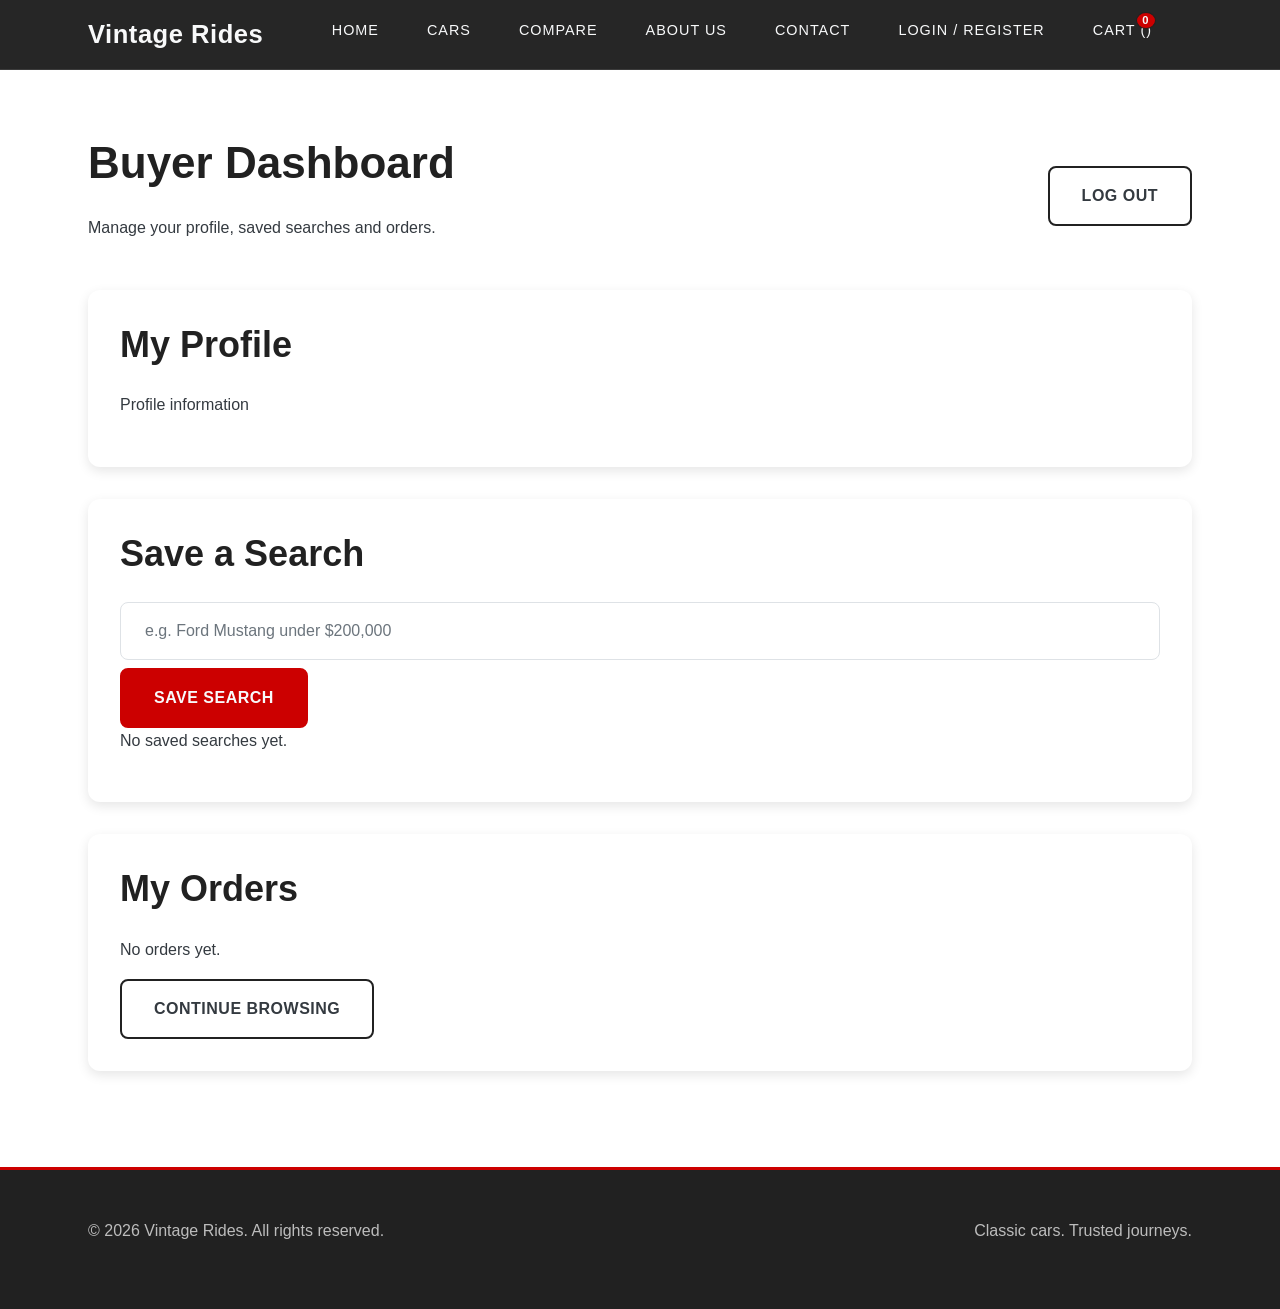
<file: buyer.html>
<!DOCTYPE html>
<html lang="en">
 <head>
  <meta charset="utf-8"/>
  <meta content="width=device-width, initial-scale=1.0" name="viewport"/>
  <title>
   Buyer Dashboard | Vintage Rides
  </title>
  <link href="style.css" rel="stylesheet"/>
  <link href="https://cdnjs.cloudflare.com/ajax/libs/font-awesome/6.5.1/css/all.min.css" rel="stylesheet"/>
 </head>
 <body id="page-buyer">
  <header id="navbar">
   <div class="container">
    <div class="logo">
     <a href="index.html">
      Vintage Rides
     </a>
    </div>
    <nav aria-label="Main navigation">
     <button aria-controls="main-navigation" aria-expanded="false" id="mobile-nav-toggle">
      <i class="fas fa-bars">
      </i>
     </button>
     <ul id="main-navigation">
      <li>
       <a href="index.html">
        Home
       </a>
      </li>
      <li>
       <a href="cars.html">
        Cars
       </a>
      </li>
      <li>
       <a href="compare.html">
        Compare
       </a>
      </li>
      <li>
       <a href="about.html">
        About Us
       </a>
      </li>
      <li>
       <a href="contact.html">
        Contact
       </a>
      </li>
      <li>
       <a href="login.html">
        Login / Register
       </a>
      </li>
      <li>
       <a href="cart.html">
        Cart (
        <span id="cart-item-count">
         0
        </span>
        )
       </a>
      </li>
     </ul>
    </nav>
   </div>
  </header>
  <main class="section section-light" id="buyer-dashboard">
   <div class="container">
    <div class="crud-toolbar">
     <div>
      <h1>
       Buyer Dashboard
      </h1>
      <p>
       Manage your profile, saved searches and orders.
      </p>
     </div>
     <button class="btn btn-outline-dark" data-logout="">
      Log out
     </button>
    </div>
    <section class="crud-panel">
     <h2>
      My Profile
     </h2>
     <div id="buyer-profile">
     </div>
    </section>
    <section class="crud-panel">
     <h2>
      Save a Search
     </h2>
     <form class="inline-actions" data-backend-form="" id="save-search-form">
      <input class="form-control" name="term" placeholder="e.g. Ford Mustang under $200,000" required=""/>
      <button class="btn btn-primary">
       Save Search
      </button>
     </form>
     <div id="buyer-saved">
     </div>
    </section>
    <section class="crud-panel">
     <h2>
      My Orders
     </h2>
     <div id="buyer-orders">
     </div>
     <a class="btn btn-outline-dark" href="cars.html">
      Continue browsing
     </a>
    </section>
   </div>
  </main>
  <footer class="site-footer">
   <div class="container">
    <p>
     ©
     <span id="current-year">
     </span>
     Vintage Rides. All rights reserved.
    </p>
    <p>
     Classic cars. Trusted journeys.
    </p>
   </div>
  </footer>
  <script src="script.js">
  </script>
  <script src="feature-ui.js">
  </script>
 </body>
</html>
</file>
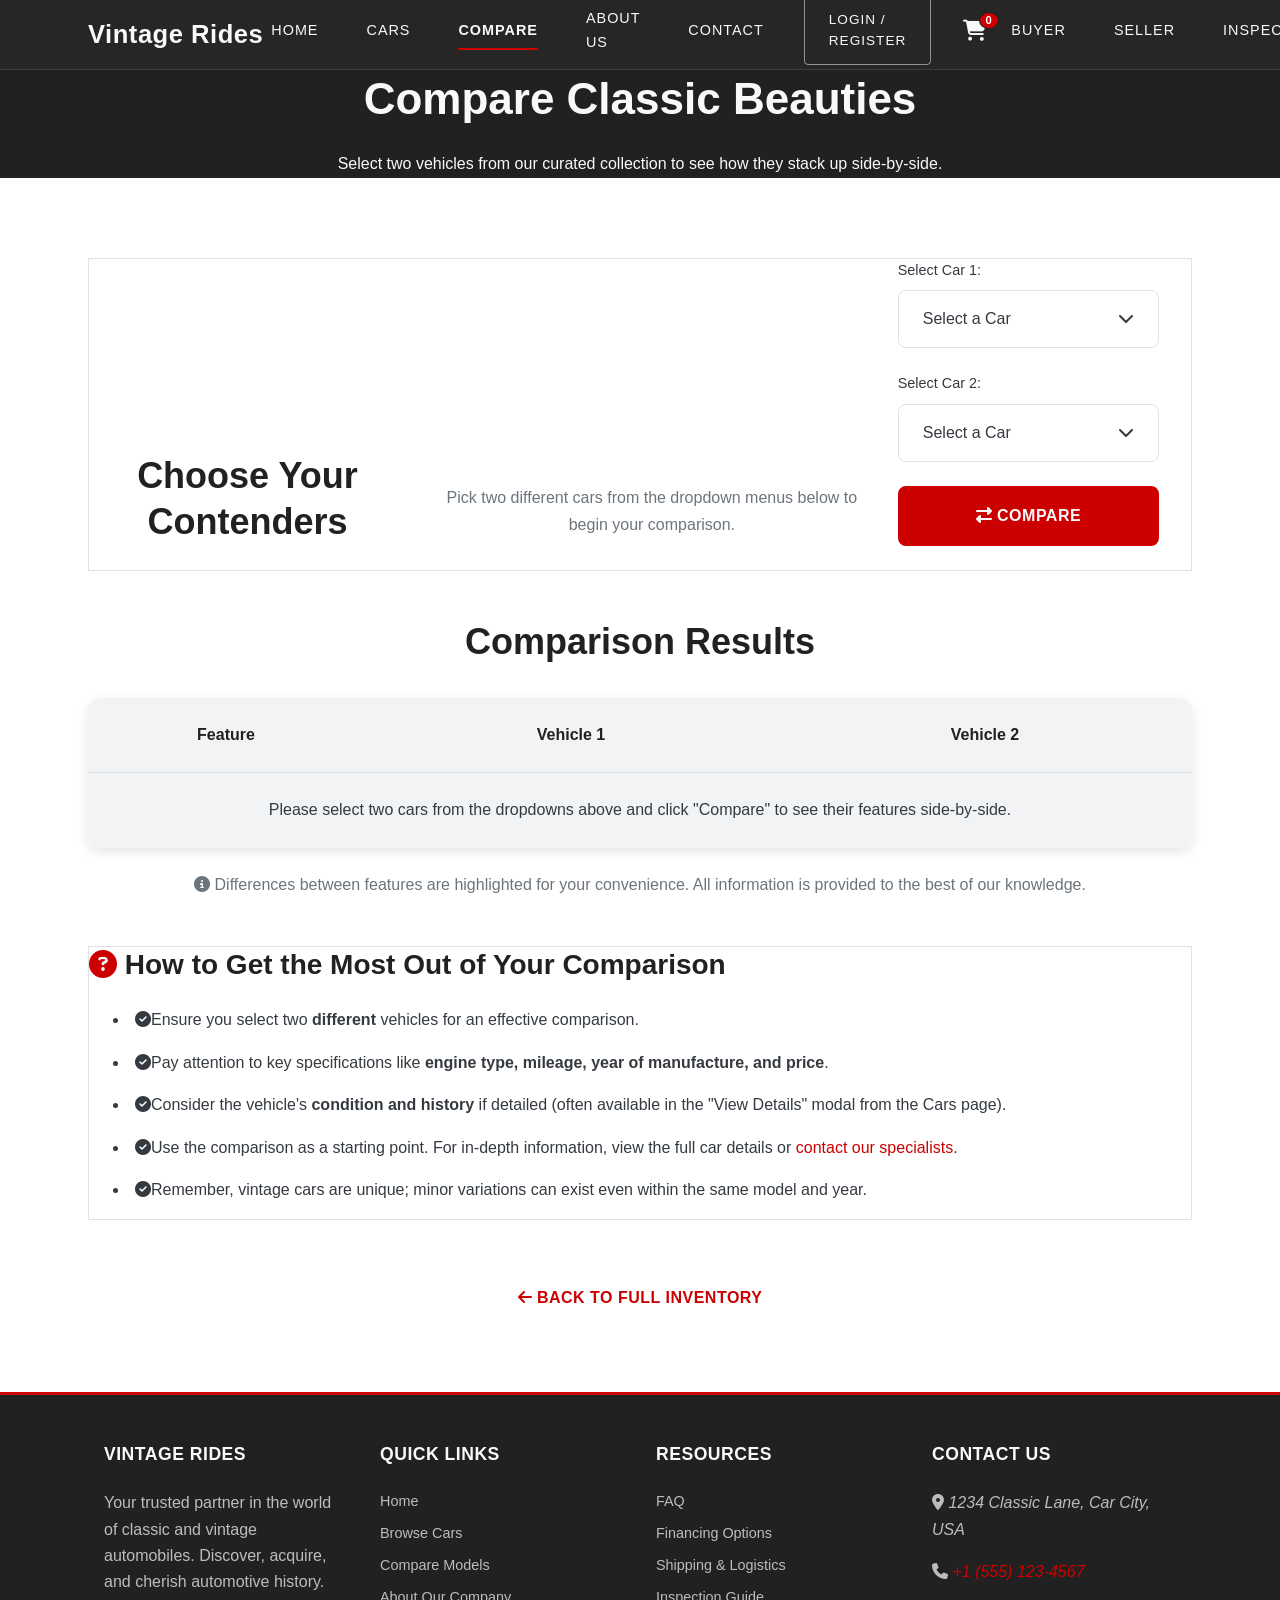
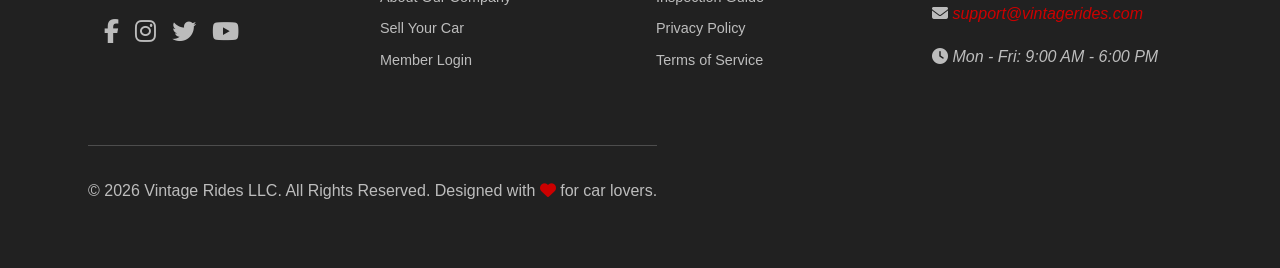
<file: compare.html>
<!DOCTYPE html>
<html lang="en">
<head>
    <meta charset="UTF-8">
    <meta name="viewport" content="width=device-width, initial-scale=1.0">
    <meta name="description" content="Compare vintage cars side-by-side at Vintage Rides. Select two vehicles from our collection and evaluate their features, specifications, and pricing to make an informed decision.">
    <meta name="keywords" content="compare vintage cars, car comparison tool, classic car specs, vintage car features, side-by-side comparison">
    <title>Compare Vintage Cars | Vintage Rides</title>

    
    <link rel="stylesheet" href="style.css">

    
    <link rel="stylesheet" href="https://cdnjs.cloudflare.com/ajax/libs/font-awesome/6.5.1/css/all.min.css">

    
    <link rel="icon" href="favicon.ico" type="image/x-icon">
    <link rel="apple-touch-icon" sizes="180x180" href="apple-touch-icon.png">
    <link rel="icon" type="image/png" sizes="32x32" href="favicon-32x32.png">
    <link rel="icon" type="image/png" sizes="16x16" href="favicon-16x16.png">
    <link rel="manifest" href="site.webmanifest">
</head>
<body id="page-compare">

    
    <header id="navbar">
        <div class="container"> 
            <div class="logo">
                <a href="index.html" aria-label="Vintage Rides Homepage">Vintage Rides</a>
            </div>
            <nav aria-label="Main navigation">
                
                <button id="mobile-nav-toggle" aria-controls="main-navigation" aria-expanded="false">
                    <i class="fas fa-bars" aria-hidden="true"></i>
                    <span class="sr-only">Toggle Navigation</span>
                </button>
                
                <ul id="main-navigation">
                    <li><a href="index.html" class="active">Home</a></li>
                    <li><a href="cars.html">Cars</a></li>
                    <li><a href="compare.html">Compare</a></li>
                    <li><a href="about.html">About Us</a></li>
                    <li><a href="contact.html">Contact</a></li>
                    <li class="nav-action-item nav-action-login"><a href="login.html" class="nav-login-btn">Login / Register</a></li>
                    <li class="nav-action-item nav-action-cart">
                        <a href="cart.html" class="nav-cart-btn" aria-label="View Shopping Cart">
                            <i class="fas fa-shopping-cart"></i>
                            <span id="cart-item-count" class="cart-item-count" aria-live="polite">0</span>
                        </a>
                    </li>
                <li><a href="buyer.html">Buyer</a></li><li><a href="seller.html">Seller</a></li><li><a href="inspector.html">Inspector</a></li><li><a href="admin.html">Admin</a></li></ul>
            </nav>
        </div>
    </header>

    
    <section class="page-header-section section-dark">
        <div class="container text-center">
            <h1 class="page-title">Compare Classic Beauties</h1>
            <p class="lead">Select two vehicles from our curated collection to see how they stack up side-by-side.</p>
        </div>
    </section>

    
    <main id="compare-tool-section" class="section section-light">
        <div class="container">
            
            <section id="compare-selection-area" class="mb-5 p-4 bg-white shadow-sm rounded border">
                <h2 class="h3 mb-3 text-center">Choose Your Contenders</h2>
                <p class="text-muted text-center mb-4">Pick two different cars from the dropdown menus below to begin your comparison.</p>
                <form id="compare-form" class="row g-3 align-items-end justify-content-center">
                    <div class="col-md-5 form-group">
                        <label for="compare-car1" class="form-label">Select Car 1:</label>
                        <select id="compare-car1" class="form-control form-select">
                            <option value="">Loading cars...</option>
                            
                        </select>
                    </div>
                    <div class="col-md-5 form-group">
                        <label for="compare-car2" class="form-label">Select Car 2:</label>
                        <select id="compare-car2" class="form-control form-select">
                            <option value="">Loading cars...</option>
                            
                        </select>
                    </div>
                    <div class="col-md-2 form-group text-center text-md-start">
                        <button type="button" id="compare-btn" class="btn btn-primary w-100">
                            <i class="fas fa-exchange-alt"></i> Compare
                        </button>
                    </div>
                </form>
                <div id="compare-form-feedback" class="text-danger mt-2 text-center"></div>
            </section>

            
            <section id="comparison-results-area" class="mt-5" aria-live="polite">
                <h2 class="h3 mb-4 text-center section-title visually-hidden">Comparison Results</h2> 
                <div class="table-responsive">
                    <table class="comparison-table table table-bordered table-hover">
                        <thead id="comparison-table-head">
                            
                             <tr>
                                <th scope="col" style="width: 25%;">Feature</th>
                                <th scope="col" style="width: 37.5%;" id="compare-header-car1">Vehicle 1</th>
                                <th scope="col" style="width: 37.5%;" id="compare-header-car2">Vehicle 2</th>
                            </tr>
                        </thead>
                        <tbody id="comparison-result-table">
                            
                            <tr>
                                <td colspan="3" class="text-center p-5">
                                    Please select two cars from the dropdowns above and click "Compare" to see their features side-by-side.
                                </td>
                            </tr>
                        </tbody>
                    </table>
                </div>
                <p class="text-muted small mt-3 text-center">
                    <i class="fas fa-info-circle"></i> Differences between features are highlighted for your convenience. All information is provided to the best of our knowledge.
                </p>
            </section>

            
            <section id="how-to-compare-guide" class="mt-5 p-4 bg-light-gray rounded border scroll-fade-in">
                <h3 class="h5 mb-3"><i class="fas fa-question-circle text-primary"></i> How to Get the Most Out of Your Comparison</h3>
                <ul class="list-unstyled small">
                    <li class="mb-2"><i class="fas fa-check-circle text-success me-2"></i>Ensure you select two <strong>different</strong> vehicles for an effective comparison.</li>
                    <li class="mb-2"><i class="fas fa-check-circle text-success me-2"></i>Pay attention to key specifications like <strong>engine type, mileage, year of manufacture, and price</strong>.</li>
                    <li class="mb-2"><i class="fas fa-check-circle text-success me-2"></i>Consider the vehicle's <strong>condition and history</strong> if detailed (often available in the "View Details" modal from the Cars page).</li>
                    <li class="mb-2"><i class="fas fa-check-circle text-success me-2"></i>Use the comparison as a starting point. For in-depth information, view the full car details or <a href="contact.html">contact our specialists</a>.</li>
                    <li><i class="fas fa-check-circle text-success me-2"></i>Remember, vintage cars are unique; minor variations can exist even within the same model and year.</li>
                </ul>
            </section>

            <div class="text-center mt-5">
                <a href="cars.html" class="btn btn-outline-primary"><i class="fas fa-arrow-left"></i> Back to Full Inventory</a>
            </div>

        </div>
    </main>

    
    <footer class="site-footer">
        <div class="container">
            <div class="footer-columns-container" style="display: flex; flex-wrap: wrap; justify-content: space-between;">
                <div class="footer-column">
                    <h5>Vintage Rides</h5>
                    <p>Your trusted partner in the world of classic and vintage automobiles. Discover, acquire, and cherish automotive history.</p>
                    <div class="footer-social-icons">
                        <a href="#" aria-label="Vintage Rides on Facebook"><i class="fab fa-facebook-f"></i></a>
                        <a href="#" aria-label="Vintage Rides on Instagram"><i class="fab fa-instagram"></i></a>
                        <a href="#" aria-label="Vintage Rides on Twitter"><i class="fab fa-twitter"></i></a>
                        <a href="#" aria-label="Vintage Rides on YouTube"><i class="fab fa-youtube"></i></a>
                    </div>
                </div>
                <div class="footer-column">
                    <h5>Quick Links</h5>
                    <ul>
                        <li><a href="index.html">Home</a></li>
                        <li><a href="cars.html">Browse Cars</a></li>
                        <li><a href="compare.html">Compare Models</a></li>
                        <li><a href="about.html">About Our Company</a></li>
                        <li><a href="contact.html#sell-car-form">Sell Your Car</a></li>
                        <li><a href="login.html">Member Login</a></li>
                    </ul>
                </div>
                <div class="footer-column">
                    <h5>Resources</h5>
                    <ul>
                        <li><a href="#">FAQ</a></li>
                        <li><a href="#">Financing Options</a></li>
                        <li><a href="#">Shipping & Logistics</a></li>
                        <li><a href="#">Inspection Guide</a></li>
                        <li><a href="#">Privacy Policy</a></li>
                        <li><a href="#">Terms of Service</a></li>
                    </ul>
                </div>
                <div class="footer-column">
                    <h5>Contact Us</h5>
                    <address>
                        <p><i class="fas fa-map-marker-alt"></i> 1234 Classic Lane, Car City, USA</p>
                        <p><i class="fas fa-phone"></i> <a href="tel:+15551234567">+1 (555) 123-4567</a></p>
                        <p><i class="fas fa-envelope"></i> <a href="mailto:support@vintagerides.com">support@vintagerides.com</a></p>
                        <p><i class="fas fa-clock"></i> Mon - Fri: 9:00 AM - 6:00 PM</p>
                    </address>
                </div>
            </div>
            <div class="footer-bottom">
                <p>&copy; <span id="current-year">2024</span> Vintage Rides LLC. All Rights Reserved. Designed with <i class="fas fa-heart text-primary"></i> for car lovers.</p>
            </div>
        </div>
    </footer>

    
    
    

    
    <script src="script.js"></script>
    <script>
        // Small inline script to set current year in footer
        document.getElementById('current-year').textContent = new Date().getFullYear();

        // Specific compare page JS for feedback, if not handled in main script.
        const compareForm = document.getElementById('compare-form');
        const compareBtn = document.getElementById('compare-btn');
        const compareFeedback = document.getElementById('compare-form-feedback');
        const car1Select = document.getElementById('compare-car1');
        const car2Select = document.getElementById('compare-car2');
        const compareHeaderCar1 = document.getElementById('compare-header-car1');
        const compareHeaderCar2 = document.getElementById('compare-header-car2');


        if(compareBtn) {
            compareBtn.addEventListener('click', function() {
                const car1Value = car1Select.value;
                const car2Value = car2Select.value;
                let message = "";

                if (!car1Value || !car2Value) {
                    message = "Please select two cars to compare.";
                } else if (car1Value === car2Value) {
                    message = "Please select two different cars for comparison.";
                }
                
                if(message) {
                    compareFeedback.textContent = message;
                    // Clear table headers if an error occurs before comparison
                    if(compareHeaderCar1) compareHeaderCar1.textContent = "Vehicle 1";
                    if(compareHeaderCar2) compareHeaderCar2.textContent = "Vehicle 2";
                } else {
                    compareFeedback.textContent = ""; // Clear previous error messages
                    // Update table headers with selected car names
                    if(compareHeaderCar1 && car1Select.options[car1Select.selectedIndex]) compareHeaderCar1.textContent = car1Select.options[car1Select.selectedIndex].text;
                    if(compareHeaderCar2 && car2Select.options[car2Select.selectedIndex]) compareHeaderCar2.textContent = car2Select.options[car2Select.selectedIndex].text;
                }
                // The actual comparison logic and table rendering are in script.js's handleComparison()
            });
        }
         // Clear feedback when selections change
        if (car1Select) car1Select.addEventListener('change', () => { if(compareFeedback) compareFeedback.textContent = ''; });
        if (car2Select) car2Select.addEventListener('change', () => { if(compareFeedback) compareFeedback.textContent = ''; });

    </script>
    <script src="feature-ui.js"></script>
</body>
</html>
</file>
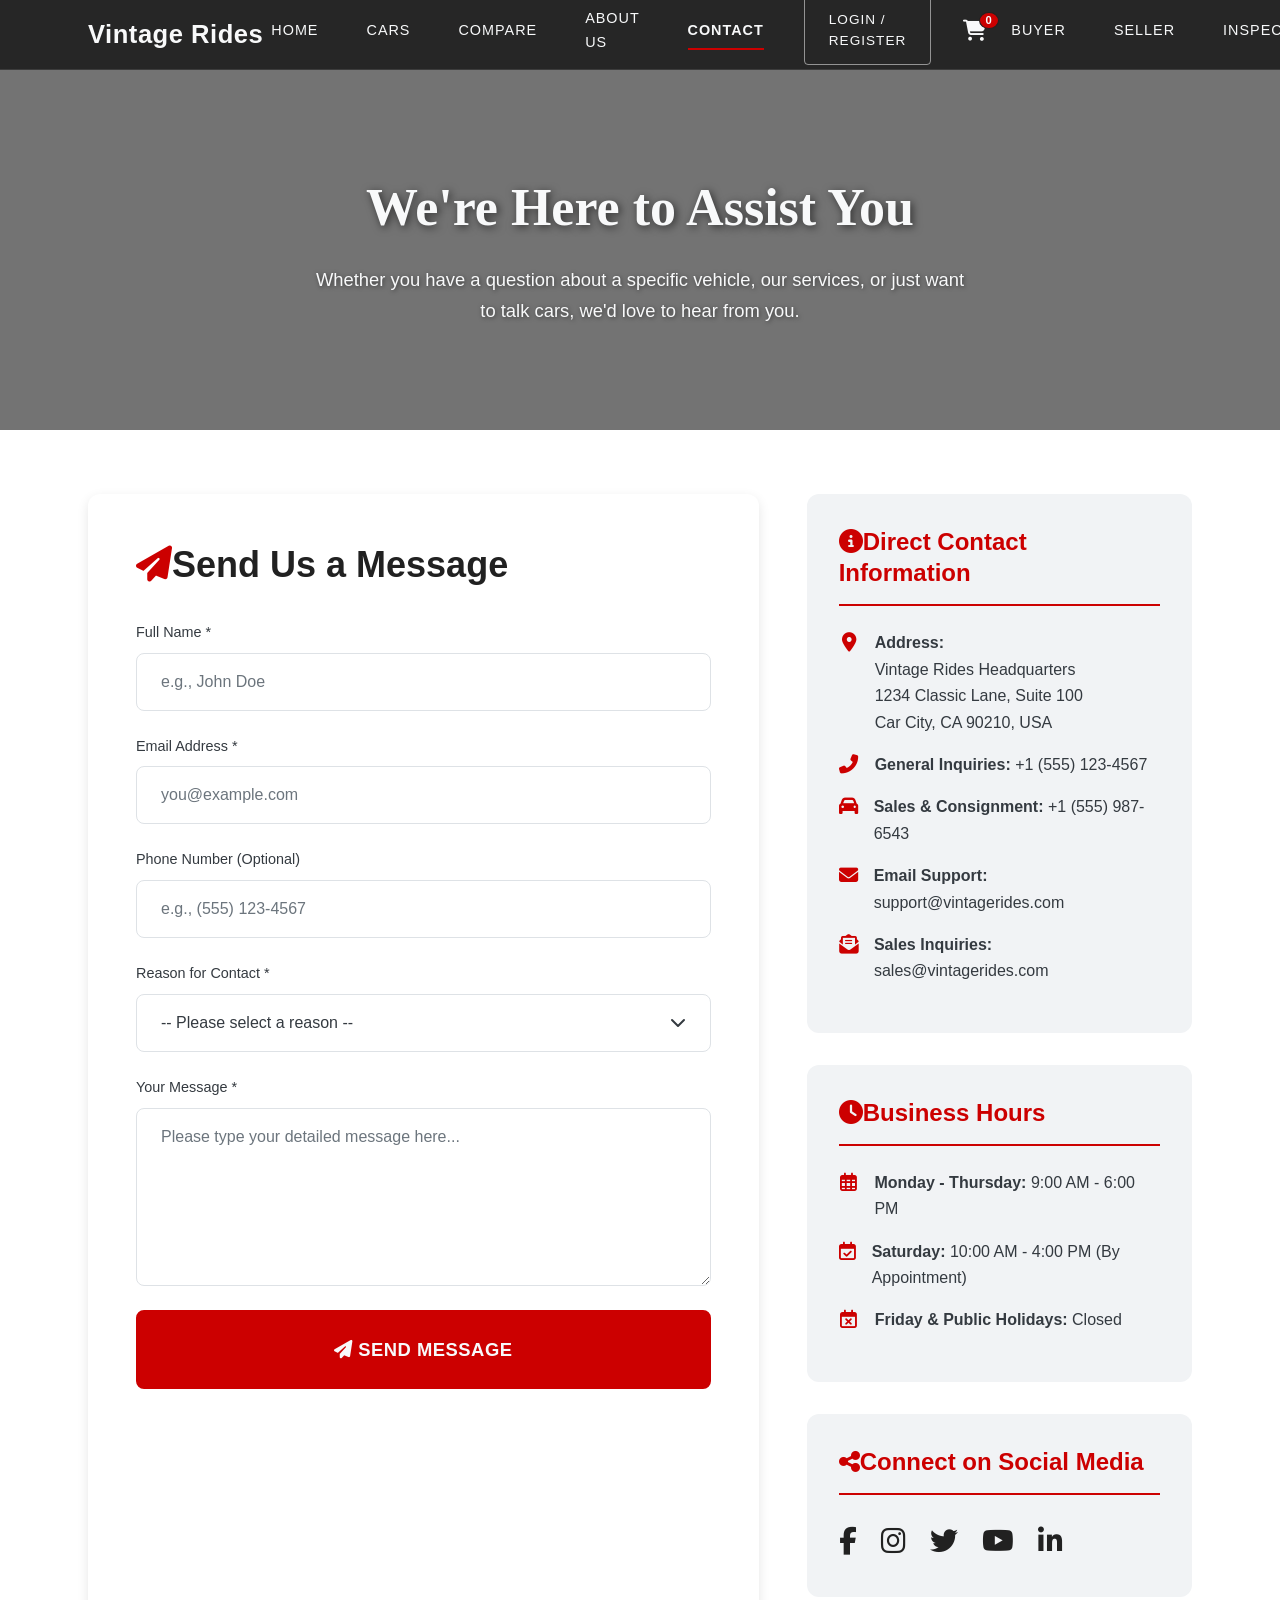
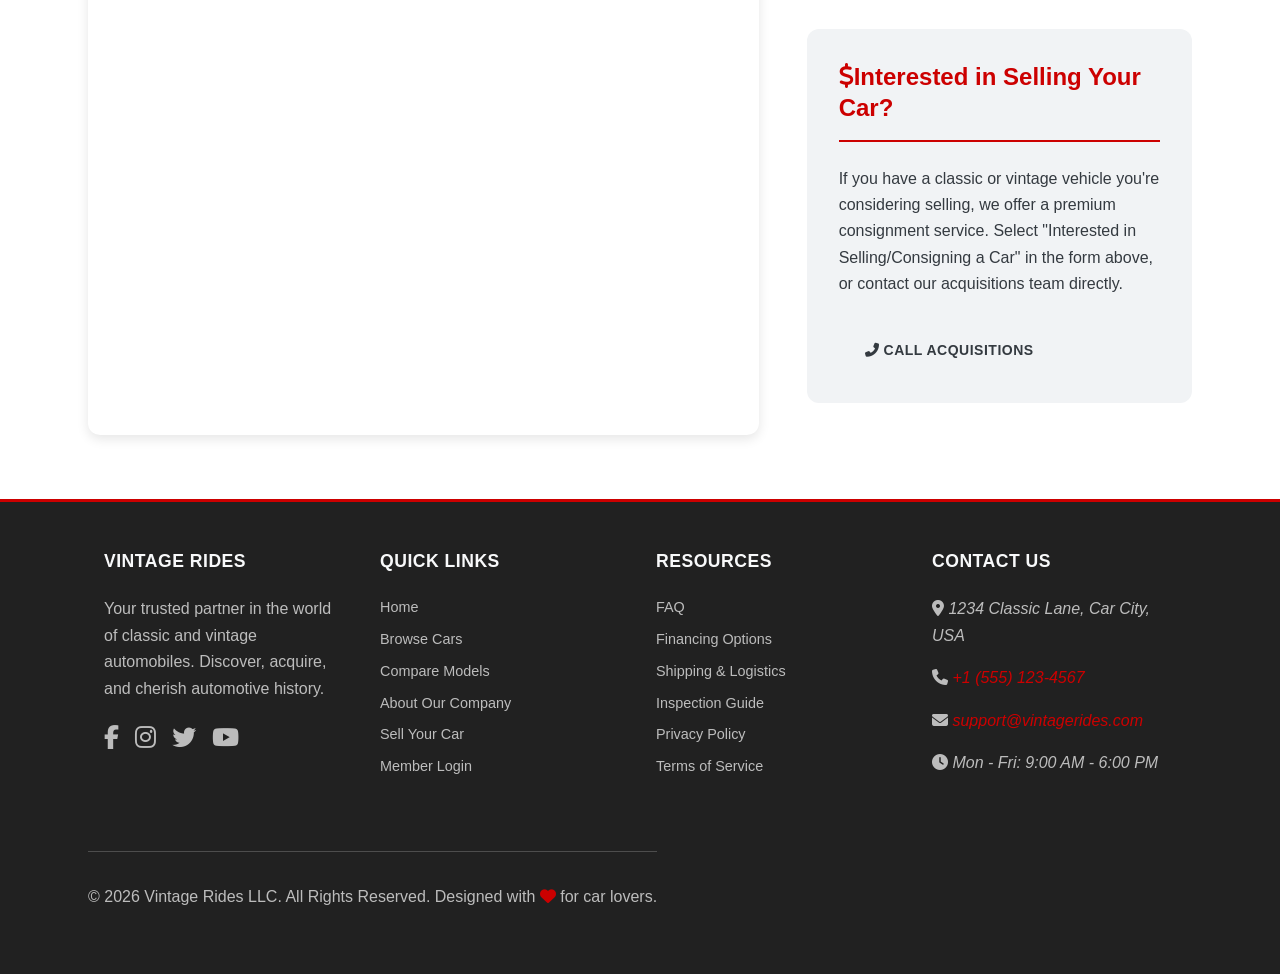
<file: contact.html>
<!DOCTYPE html>
<html lang="en">
<head>
    <meta charset="UTF-8">
    <meta name="viewport" content="width=device-width, initial-scale=1.0">
    <meta name="description" content="Get in touch with Vintage Rides. Contact us for inquiries about our classic cars, consignment services, or any other questions. We're here to help.">
    <meta name="keywords" content="contact vintage rides, classic car inquiries, sell vintage car, automotive support, vintage car marketplace contact">
    <title>Contact Us - Get In Touch | Vintage Rides</title>

    
    <link rel="stylesheet" href="style.css">

    
    <link rel="stylesheet" href="https://cdnjs.cloudflare.com/ajax/libs/font-awesome/6.5.1/css/all.min.css">

    
    <link rel="icon" href="favicon.ico" type="image/x-icon">
    <link rel="apple-touch-icon" sizes="180x180" href="apple-touch-icon.png">
    <link rel="icon" type="image/png" sizes="32x32" href="favicon-32x32.png">
    <link rel="icon" type="image/png" sizes="16x16" href="favicon-16x16.png">
    <link rel="manifest" href="site.webmanifest">

    <style>
        /* Page-specific styles for Contact Us, if any */
        .contact-hero-image {
            background-image: url('https://via.placeholder.com/1920x500/212121/cccccc?text=Connect+With+Us'); /* Placeholder */
            background-size: cover;
            background-position: center 30%; /* Adjust vertical position */
            height: 40vh; 
            min-height: 300px;
            position: relative;
            display: flex;
            align-items: center;
            justify-content: center;
            color: var(--text-color-light);
            text-align: center;
        }
        .contact-hero-image::before { /* Overlay */
            content: '';
            position: absolute;
            top: 0;
            left: 0;
            width: 100%;
            height: 100%;
            background: rgba(0,0,0,0.55);
        }
        .contact-hero-content {
            position: relative;
            z-index: 1;
        }
        .contact-hero-content h1 {
            font-size: 3.25rem;
            color: var(--text-color-light);
            font-family: var(--font-display, var(--font-primary));
            text-shadow: 2px 2px 8px rgba(0,0,0,0.6);
        }
        .contact-hero-content p {
            font-size: 1.15rem;
            text-shadow: 1px 1px 4px rgba(0,0,0,0.5);
            max-width: 650px;
            margin: 0 auto;
        }

        .contact-main-section {
            display: flex;
            flex-wrap: wrap;
            gap: var(--spacing-xl); /* 48px gap */
        }
        .contact-form-container {
            flex: 2 1 600px; /* Takes more space, minimum 600px */
            background-color: var(--background-light);
            padding: var(--spacing-xl);
            border-radius: var(--border-radius-lg);
            box-shadow: var(--box-shadow-medium);
        }
        .contact-details-sidebar {
            flex: 1 1 350px; /* Takes less space, minimum 350px */
        }
        .contact-info-block {
            background-color: var(--background-medium);
            padding: var(--spacing-lg);
            border-radius: var(--border-radius-lg);
            margin-bottom: var(--spacing-lg);
        }
        .contact-info-block h3 {
            font-size: 1.5rem; /* ~24px */
            color: var(--primary-color);
            margin-bottom: var(--spacing-md);
            border-bottom: 2px solid var(--primary-color);
            padding-bottom: var(--spacing-sm);
        }
        .contact-info-block ul {
            list-style: none;
            padding-left: 0;
        }
        .contact-info-block ul li {
            margin-bottom: var(--spacing-sm);
            display: flex;
            align-items: flex-start; /* Align icon with first line of text */
            font-size: 1rem;
        }
        .contact-info-block ul li i {
            color: var(--primary-color);
            margin-right: var(--spacing-sm); /* 16px */
            font-size: 1.2em; /* Slightly larger icon */
            width: 20px; /* Fixed width for alignment */
            text-align: center;
            margin-top: 0.15em; /* Align with text better */
        }
        .contact-info-block a {
            color: var(--text-color-dark);
            text-decoration: none;
        }
        .contact-info-block a:hover {
            color: var(--primary-color);
            text-decoration: underline;
        }
        .social-links-contactpage {
            display: flex;
            gap: var(--spacing-md); /* 24px */
            margin-top: var(--spacing-sm);
        }
        .social-links-contactpage a {
            font-size: 1.75rem; /* ~28px */
            color: var(--secondary-color);
            transition: color var(--transition-speed-fast) ease, transform var(--transition-speed-fast) ease;
        }
        .social-links-contactpage a:hover {
            color: var(--primary-color);
            transform: scale(1.1);
        }
        #map-container { /* Already styled in style.css, ensure it's good */
            height: 450px;
            border-radius: var(--border-radius-lg);
            overflow: hidden;
            margin-top: var(--spacing-xl);
            border: 1px solid var(--border-color);
            box-shadow: var(--box-shadow-light);
        }

        @media (max-width: 992px) { /* Tablet view */
            .contact-main-section {
                flex-direction: column-reverse; /* Form below details on smaller screens */
            }
            .contact-form-container, .contact-details-sidebar {
                flex-basis: auto; /* Reset flex-basis */
            }
        }
    </style>
</head>
<body id="page-contact">

    
    <header id="navbar">
        <div class="container"> 
            <div class="logo">
                <a href="index.html" aria-label="Vintage Rides Homepage">Vintage Rides</a>
            </div>
            <nav aria-label="Main navigation">
                
                <button id="mobile-nav-toggle" aria-controls="main-navigation" aria-expanded="false">
                    <i class="fas fa-bars" aria-hidden="true"></i>
                    <span class="sr-only">Toggle Navigation</span>
                </button>
                
                <ul id="main-navigation">
                    <li><a href="index.html" class="active">Home</a></li>
                    <li><a href="cars.html">Cars</a></li>
                    <li><a href="compare.html">Compare</a></li>
                    <li><a href="about.html">About Us</a></li>
                    <li><a href="contact.html">Contact</a></li>
                    <li class="nav-action-item nav-action-login"><a href="login.html" class="nav-login-btn">Login / Register</a></li>
                    <li class="nav-action-item nav-action-cart">
                        <a href="cart.html" class="nav-cart-btn" aria-label="View Shopping Cart">
                            <i class="fas fa-shopping-cart"></i>
                            <span id="cart-item-count" class="cart-item-count" aria-live="polite">0</span>
                        </a>
                    </li>
                <li><a href="buyer.html">Buyer</a></li><li><a href="seller.html">Seller</a></li><li><a href="inspector.html">Inspector</a></li><li><a href="admin.html">Admin</a></li></ul>
            </nav>
        </div>
    </header>

    
    <section class="contact-hero-image">
        <div class="contact-hero-content scroll-fade-in">
            <h1>We're Here to Assist You</h1>
            <p>Whether you have a question about a specific vehicle, our services, or just want to talk cars, we'd love to hear from you.</p>
        </div>
    </section>

    
    <main id="contact-page-content" class="section section-light">
        <div class="container">
            <div class="contact-main-section">
                
                <div class="contact-form-container scroll-fade-in" style="animation-delay: 0.2s;">
                    <h2 class="mb-4 section-title"><i class="fas fa-paper-plane text-primary me-2"></i>Send Us a Message</h2>
                    <form id="contact-form" class="needs-validation" novalidate>
                        <div class="row">
                            <div class="col-md-6 form-group mb-3">
                                <label for="contact-name" class="form-label">Full Name <span class="text-danger">*</span></label>
                                <input type="text" class="form-control" id="contact-name" name="contactName" placeholder="e.g., John Doe" required aria-describedby="contact-name-feedback">
                                <div id="contact-name-feedback" class="form-feedback"></div>
                            </div>
                            <div class="col-md-6 form-group mb-3">
                                <label for="contact-email" class="form-label">Email Address <span class="text-danger">*</span></label>
                                <input type="email" class="form-control" id="contact-email" name="contactEmail" placeholder="you@example.com" required aria-describedby="contact-email-feedback">
                                <div id="contact-email-feedback" class="form-feedback"></div>
                            </div>
                        </div>

                        <div class="form-group mb-3">
                            <label for="contact-phone" class="form-label">Phone Number (Optional)</label>
                            <input type="tel" class="form-control" id="contact-phone" name="contactPhone" placeholder="e.g., (555) 123-4567">
                        </div>

                        <div class="form-group mb-3">
                            <label for="contact-inquiry-type" class="form-label">Reason for Contact <span class="text-danger">*</span></label>
                            <select id="contact-inquiry-type" name="inquiryType" class="form-control form-select" required aria-describedby="contact-inquiry-type-feedback">
                                <option value="">-- Please select a reason --</option>
                                <option value="general_inquiry">General Inquiry</option>
                                <option value="car_specific_question">Question About a Specific Car</option>
                                <option value="sell_your_car">Interested in Selling/Consigning a Car</option>
                                <option value="financing_options">Financing Options</option>
                                <option value="shipping_logistics">Shipping & Logistics</option>
                                <option value="website_feedback">Website Feedback or Technical Issue</option>
                                <option value="partnership_opportunities">Partnership Opportunities</option>
                                <option value="other">Other</option>
                            </select>
                            <div id="contact-inquiry-type-feedback" class="form-feedback"></div>
                        </div>
                        
                        <div class="form-group mb-3" id="car-details-group" style="display: none;"> 
                            <label for="contact-car-details" class="form-label">Car You're Inquiring About (e.g., Year Make Model, Stock #)</label>
                            <input type="text" class="form-control" id="contact-car-details" name="carDetails" placeholder="e.g., 1965 Ford Mustang, #VR123">
                        </div>

                        <div class="form-group mb-3">
                            <label for="contact-message" class="form-label">Your Message <span class="text-danger">*</span></label>
                            <textarea class="form-control" id="contact-message" name="contactMessage" rows="6" placeholder="Please type your detailed message here..." required aria-describedby="contact-message-feedback"></textarea>
                            <div id="contact-message-feedback" class="form-feedback"></div>
                        </div>
<button type="submit" class="btn btn-primary btn-lg w-100">
                            <i class="fas fa-paper-plane"></i> Send Message
                        </button>
                        <div id="contact-form-submission-feedback" class="mt-3 text-center"></div>
                    </form>
                </div>

                
                <aside class="contact-details-sidebar scroll-fade-in">
                    <div class="contact-info-block">
                        <h3><i class="fas fa-info-circle text-primary me-2"></i>Direct Contact Information</h3>
                        <ul>
                            <li><i class="fas fa-map-marker-alt"></i><span><strong>Address:</strong><br>Vintage Rides Headquarters<br>1234 Classic Lane, Suite 100<br>Car City, CA 90210, USA</span></li>
                            <li><i class="fas fa-phone-alt"></i><span><strong>General Inquiries:</strong> <a href="tel:+15551234567">+1 (555) 123-4567</a></span></li>
                            <li><i class="fas fa-car"></i><span><strong>Sales & Consignment:</strong> <a href="tel:+15559876543">+1 (555) 987-6543</a></span></li>
                            <li><i class="fas fa-envelope"></i><span><strong>Email Support:</strong> <a href="mailto:support@vintagerides.com">support@vintagerides.com</a></span></li>
                            <li><i class="fas fa-envelope-open-text"></i><span><strong>Sales Inquiries:</strong> <a href="mailto:sales@vintagerides.com">sales@vintagerides.com</a></span></li>
                        </ul>
                    </div>

                    <div class="contact-info-block">
                        <h3><i class="fas fa-clock text-primary me-2"></i>Business Hours</h3>
                        <ul>
                            <li><i class="far fa-calendar-alt"></i><span><strong>Monday - Thursday:</strong> 9:00 AM - 6:00 PM </span></li>
                            <li><i class="far fa-calendar-check"></i><span><strong>Saturday:</strong> 10:00 AM - 4:00 PM  (By Appointment)</span></li>
                            <li><i class="far fa-calendar-times"></i><span><strong>Friday & Public Holidays:</strong> Closed</span></li>
                        </ul>
                    </div>
                    
                    <div class="contact-info-block">
                        <h3><i class="fas fa-share-alt text-primary me-2"></i>Connect on Social Media</h3>
                        <div class="social-links-contactpage">
                            <a href="#" aria-label="Vintage Rides on Facebook" title="Facebook"><i class="fab fa-facebook-f"></i></a>
                            <a href="#" aria-label="Vintage Rides on Instagram" title="Instagram"><i class="fab fa-instagram"></i></a>
                            <a href="#" aria-label="Vintage Rides on Twitter" title="Twitter"><i class="fab fa-twitter"></i></a>
                            <a href="#" aria-label="Vintage Rides on YouTube" title="YouTube"><i class="fab fa-youtube"></i></a>
                            <a href="#" aria-label="Vintage Rides on LinkedIn" title="LinkedIn"><i class="fab fa-linkedin-in"></i></a>
                        </div>
                    </div>
                    
                    <div class="contact-info-block" id="sell-car-form"> 
                        <h3><i class="fas fa-dollar-sign text-primary me-2"></i>Interested in Selling Your Car?</h3>
                        <p class="small">If you have a classic or vintage vehicle you're considering selling, we offer a premium consignment service. Select "Interested in Selling/Consigning a Car" in the form above, or contact our acquisitions team directly.</p>
                        <a href="tel:+15559876543" class="btn btn-outline-primary btn-sm mt-2"><i class="fas fa-phone-alt"></i> Call Acquisitions</a>
                    </div>
                </aside>
            </div>

            
            
        </div>
    </main>

    
    <footer class="site-footer">
        <div class="container">
            <div class="footer-columns-container" style="display: flex; flex-wrap: wrap; justify-content: space-between;">
                <div class="footer-column">
                    <h5>Vintage Rides</h5>
                    <p>Your trusted partner in the world of classic and vintage automobiles. Discover, acquire, and cherish automotive history.</p>
                    <div class="footer-social-icons">
                        <a href="#" aria-label="vintageRides on Facebook"><i class="fab fa-facebook-f"></i></a>
                        <a href="#" aria-label="vintageRides on Instagram"><i class="fab fa-instagram"></i></a>
                        <a href="#" aria-label="vintageRides on Twitter"><i class="fab fa-twitter"></i></a>
                        <a href="#" aria-label="vintageRides on YouTube"><i class="fab fa-youtube"></i></a>
                    </div>
                </div>
                <div class="footer-column">
                    <h5>Quick Links</h5>
                    <ul>
                        <li><a href="index.html">Home</a></li>
                        <li><a href="cars.html">Browse Cars</a></li>
                        <li><a href="compare.html">Compare Models</a></li>
                        <li><a href="about.html">About Our Company</a></li>
                        <li><a href="contact.html#sell-car-form">Sell Your Car</a></li>
                        <li><a href="login.html">Member Login</a></li>
                    </ul>
                </div>
                <div class="footer-column">
                    <h5>Resources</h5>
                    <ul>
                        <li><a href="#">FAQ</a></li>
                        <li><a href="#">Financing Options</a></li>
                        <li><a href="#">Shipping & Logistics</a></li>
                        <li><a href="#">Inspection Guide</a></li>
                        <li><a href="#">Privacy Policy</a></li>
                        <li><a href="#">Terms of Service</a></li>
                    </ul>
                </div>
                <div class="footer-column">
                    <h5>Contact Us</h5>
                    <address>
                        <p><i class="fas fa-map-marker-alt"></i> 1234 Classic Lane, Car City, USA</p>
                        <p><i class="fas fa-phone"></i> <a href="tel:+15551234567">+1 (555) 123-4567</a></p>
                        <p><i class="fas fa-envelope"></i> <a href="mailto:support@vintagerides.com">support@vintagerides.com</a></p>
                        <p><i class="fas fa-clock"></i> Mon - Fri: 9:00 AM - 6:00 PM</p>
                    </address>
                </div>
            </div>
            <div class="footer-bottom">
                <p>&copy; <span id="current-year">2024</span> Vintage Rides LLC. All Rights Reserved. Designed with <i class="fas fa-heart text-primary"></i> for car lovers.</p>
            </div>
        </div>
    </footer>

    
    
    

    
    <script src="script.js"></script>
    <script>
        // Small inline script to set current year in footer
        document.getElementById('current-year').textContent = new Date().getFullYear();

        // Contact form specific JS (e.g., conditional field display, submission feedback)
        const inquiryTypeSelect = document.getElementById('contact-inquiry-type');
        const carDetailsGroup = document.getElementById('car-details-group');
        const contactForm = document.getElementById('contact-form');
        const formSubmissionFeedback = document.getElementById('contact-form-submission-feedback');


        if (inquiryTypeSelect && carDetailsGroup) {
            inquiryTypeSelect.addEventListener('change', function() {
                if (this.value === 'car_specific_question') {
                    carDetailsGroup.style.display = 'block';
                    document.getElementById('contact-car-details').setAttribute('required', 'required');
                } else {
                    carDetailsGroup.style.display = 'none';
                    document.getElementById('contact-car-details').removeAttribute('required');
                    document.getElementById('contact-car-details').value = ''; // Clear value
                     // Clear any validation states if field becomes non-required
                    const carDetailsInput = document.getElementById('contact-car-details');
                    carDetailsInput.classList.remove('is-valid', 'is-invalid');
                    const feedbackEl = carDetailsInput.closest('.form-group').querySelector('.form-feedback');
                    if(feedbackEl) feedbackEl.textContent = '';

                }
            });
        }
        
        if (contactForm && formSubmissionFeedback) {
            contactForm.addEventListener('submit', function(event) {
                // Client-side validation is handled by the global script (validateForm)
                // This is just for showing a mock submission message
                if (validateForm(contactForm)) { // Check if form is valid according to global script
                    event.preventDefault(); // Prevent actual submission for demo
                    formSubmissionFeedback.innerHTML = `
                        <div class="alert alert-success" role="alert">
                            <i class="fas fa-check-circle"></i> Thank you for your message, ${document.getElementById('contact-name').value}! We'll get back to you shortly.
                        </div>
                    `;
                    contactForm.reset(); // Clear the form
                    // Hide conditional field again if it was shown
                    if (carDetailsGroup) carDetailsGroup.style.display = 'none';
                    document.getElementById('contact-car-details').removeAttribute('required');
                    // Clear validation states
                    contactForm.querySelectorAll('.is-valid, .is-invalid').forEach(el => el.classList.remove('is-valid', 'is-invalid'));
                    contactForm.querySelectorAll('.form-feedback').forEach(el => el.textContent = '');


                    setTimeout(() => {
                        formSubmissionFeedback.innerHTML = '';
                    }, 7000); // Clear feedback after 7 seconds
                } else {
                     event.preventDefault(); // Prevent submission if validation fails
                     formSubmissionFeedback.innerHTML = `
                        <div class="alert alert-danger" role="alert">
                            <i class="fas fa-exclamation-triangle"></i> Please correct the errors in the form before submitting.
                        </div>
                    `;
                     setTimeout(() => {
                        formSubmissionFeedback.innerHTML = '';
                    }, 5000);
                }
            });
        }
    </script>
    <script src="feature-ui.js"></script>
</body>
</html>
</file>
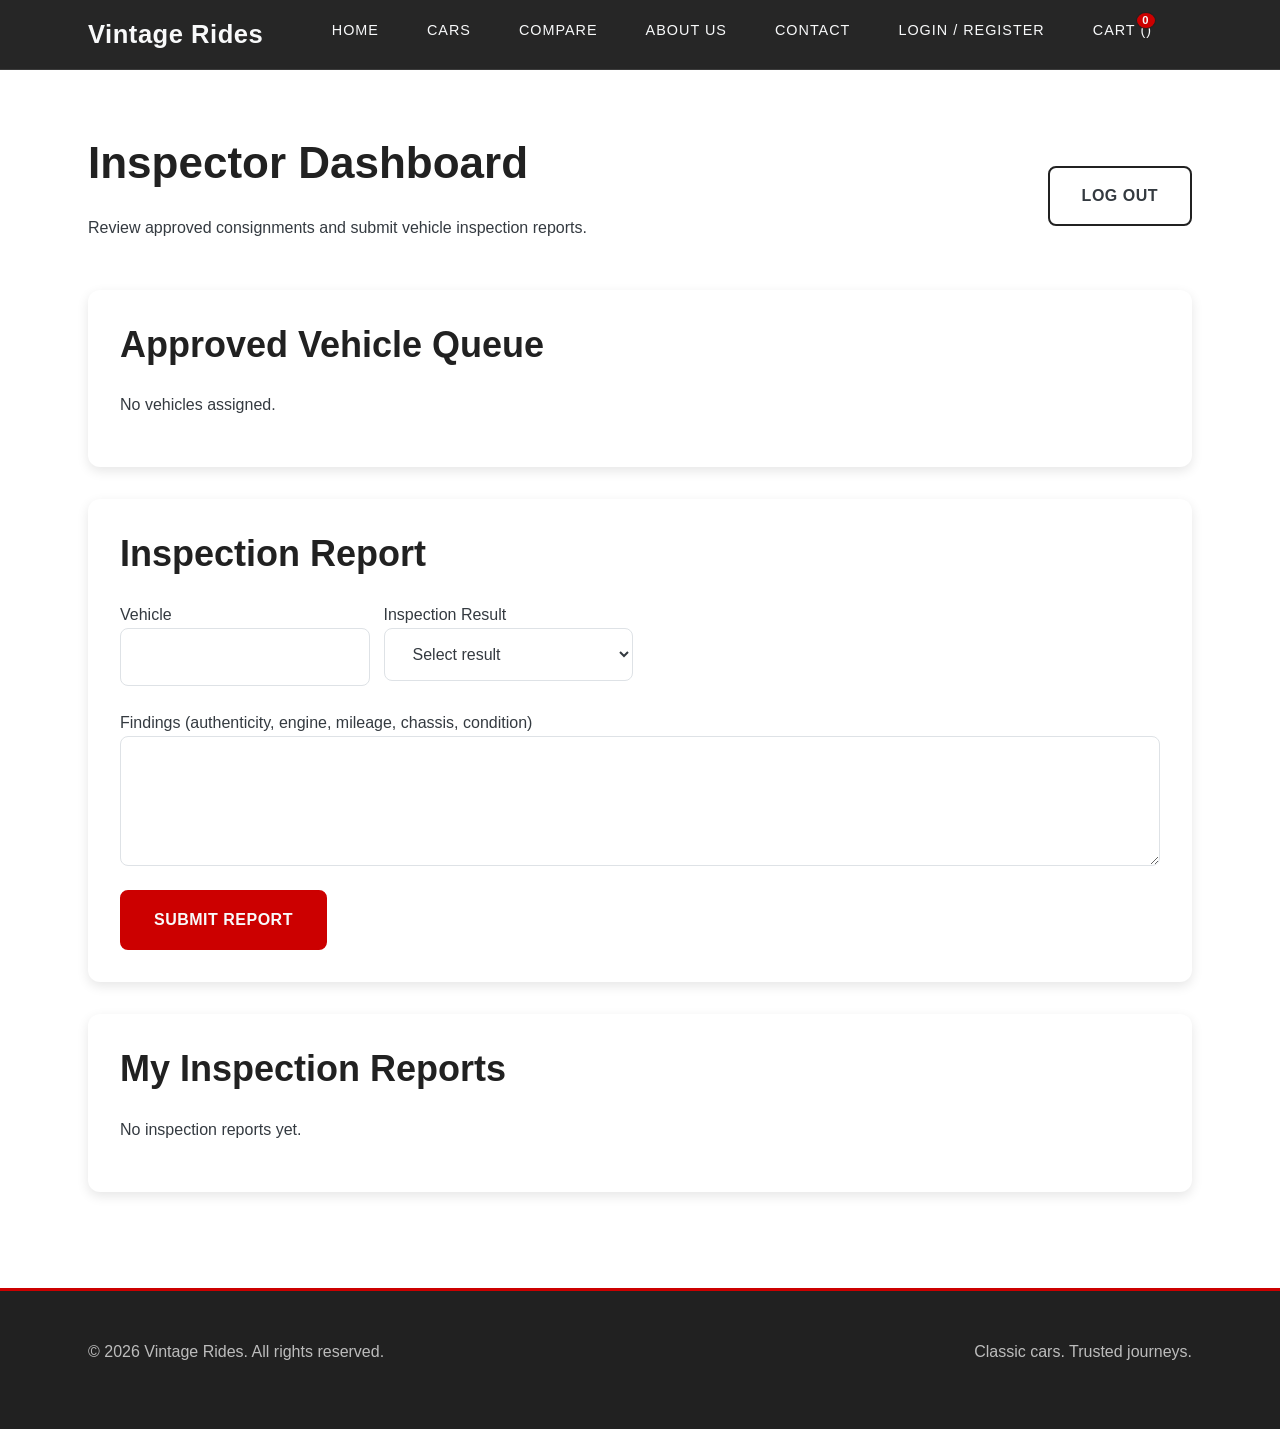
<file: inspector.html>
<!DOCTYPE html>
<html lang="en">
 <head>
  <meta charset="utf-8"/>
  <meta content="width=device-width, initial-scale=1.0" name="viewport"/>
  <title>
   Inspector Dashboard | Vintage Rides
  </title>
  <link href="style.css" rel="stylesheet"/>
  <link href="https://cdnjs.cloudflare.com/ajax/libs/font-awesome/6.5.1/css/all.min.css" rel="stylesheet"/>
 </head>
 <body id="page-inspector">
  <header id="navbar">
   <div class="container">
    <div class="logo">
     <a href="index.html">
      Vintage Rides
     </a>
    </div>
    <nav aria-label="Main navigation">
     <button aria-controls="main-navigation" aria-expanded="false" id="mobile-nav-toggle">
      <i class="fas fa-bars">
      </i>
     </button>
     <ul id="main-navigation">
      <li>
       <a href="index.html">
        Home
       </a>
      </li>
      <li>
       <a href="cars.html">
        Cars
       </a>
      </li>
      <li>
       <a href="compare.html">
        Compare
       </a>
      </li>
      <li>
       <a href="about.html">
        About Us
       </a>
      </li>
      <li>
       <a href="contact.html">
        Contact
       </a>
      </li>
      <li>
       <a href="login.html">
        Login / Register
       </a>
      </li>
      <li>
       <a href="cart.html">
        Cart (
        <span id="cart-item-count">
         0
        </span>
        )
       </a>
      </li>
     </ul>
    </nav>
   </div>
  </header>
  <main class="section section-light" id="inspector-dashboard">
   <div class="container">
    <div class="crud-toolbar">
     <div>
      <h1>
       Inspector Dashboard
      </h1>
      <p>
       Review approved consignments and submit vehicle inspection reports.
      </p>
     </div>
     <button class="btn btn-outline-dark" data-logout="">
      Log out
     </button>
    </div>
    <section class="crud-panel">
     <h2>
      Approved Vehicle Queue
     </h2>
     <div id="inspection-queue">
     </div>
    </section>
    <section class="crud-panel">
     <h2>
      Inspection Report
     </h2>
     <form class="crud-grid" data-backend-form="" id="inspection-form">
      <input name="consignmentId" type="hidden"/>
      <div class="form-group">
       <label>
        Vehicle
       </label>
       <input class="form-control" name="vehicle" required=""/>
      </div>
      <div class="form-group">
       <label>
        Inspection Result
       </label>
       <select class="form-control" name="result" required="">
        <option value="">
         Select result
        </option>
        <option>
         Passed
        </option>
        <option>
         Passed with observations
        </option>
        <option>
         Failed
        </option>
       </select>
      </div>
      <div class="form-group" style="grid-column:1/-1">
       <label>
        Findings (authenticity, engine, mileage, chassis, condition)
       </label>
       <textarea class="form-control" name="notes" required="" rows="4"></textarea>
      </div>
      <div>
       <button class="btn btn-primary" type="submit">
        Submit Report
       </button>
      </div>
     </form>
    </section>
    <section class="crud-panel">
     <h2>
      My Inspection Reports
     </h2>
     <div id="inspection-reports">
     </div>
    </section>
   </div>
  </main>
  <footer class="site-footer">
   <div class="container">
    <p>
     ©
     <span id="current-year">
     </span>
     Vintage Rides. All rights reserved.
    </p>
    <p>
     Classic cars. Trusted journeys.
    </p>
   </div>
  </footer>
  <script src="script.js">
  </script>
  <script src="feature-ui.js">
  </script>
 </body>
</html>
</file>
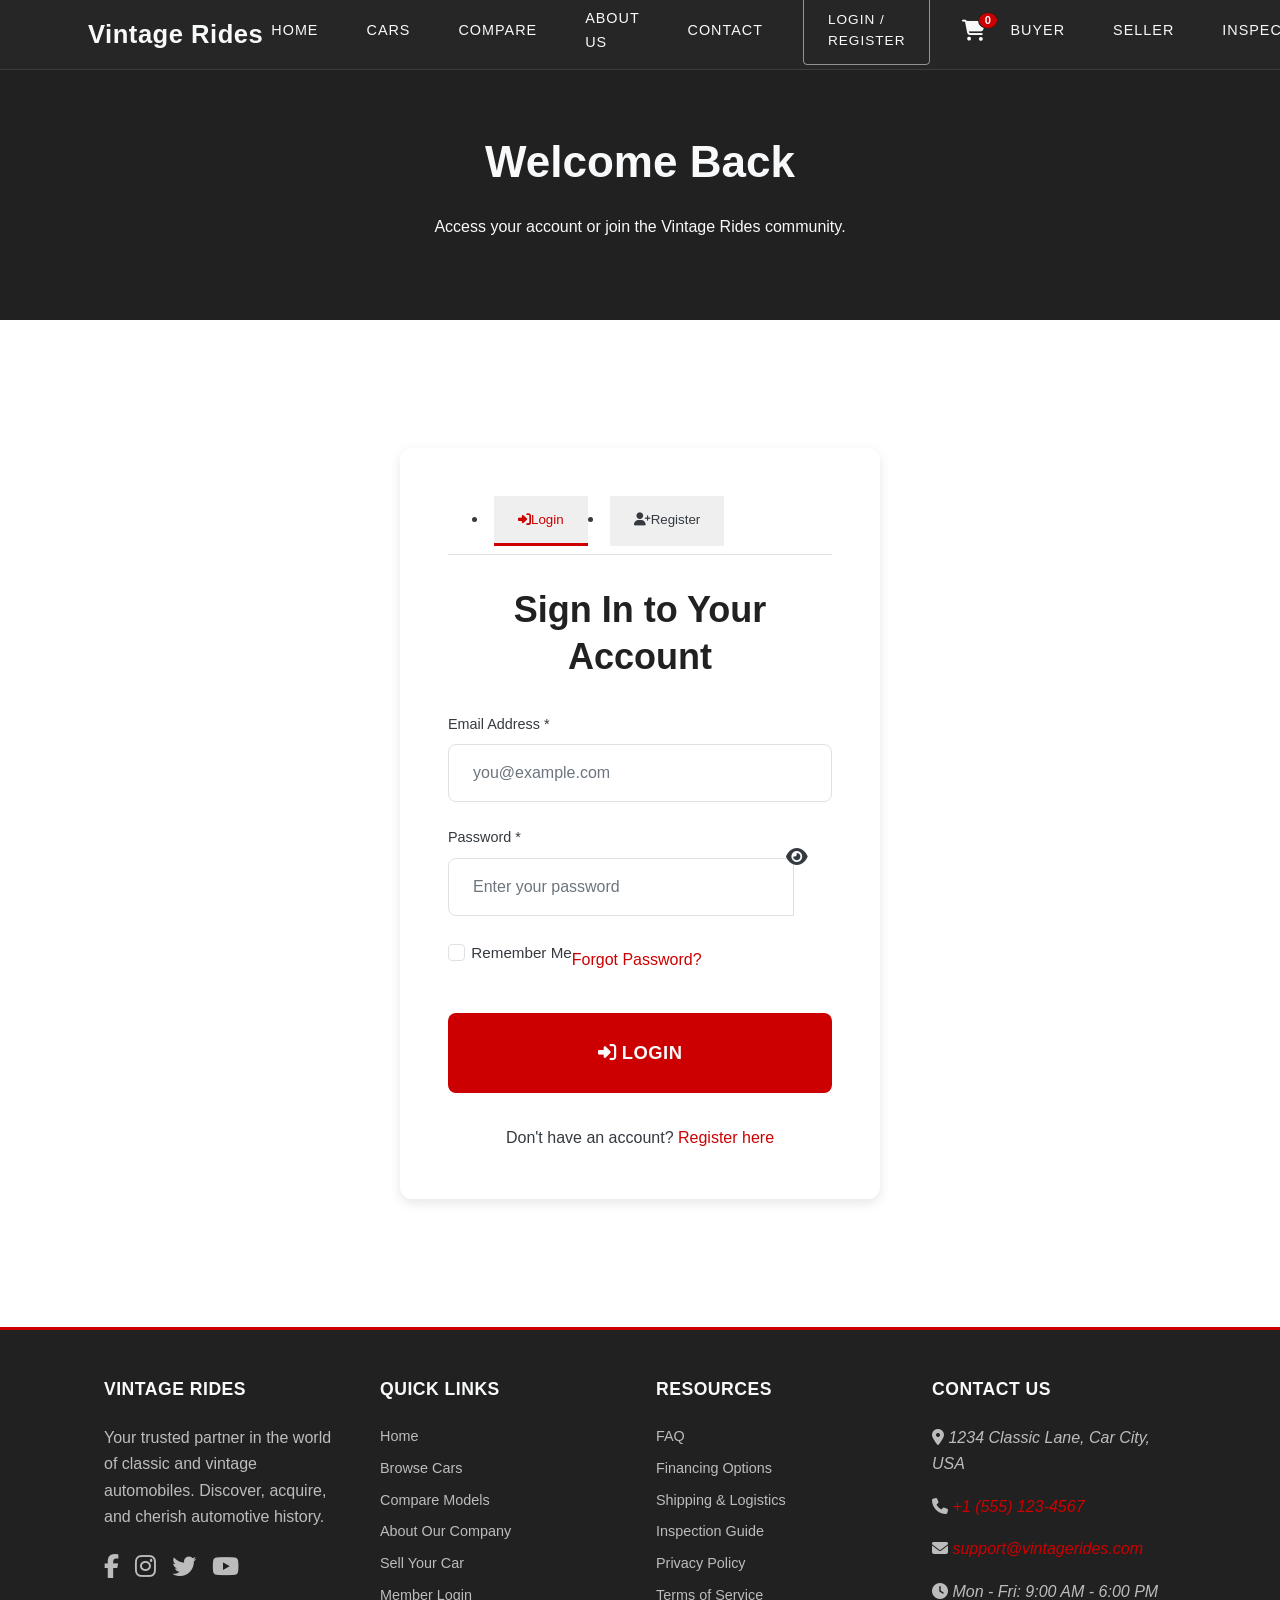
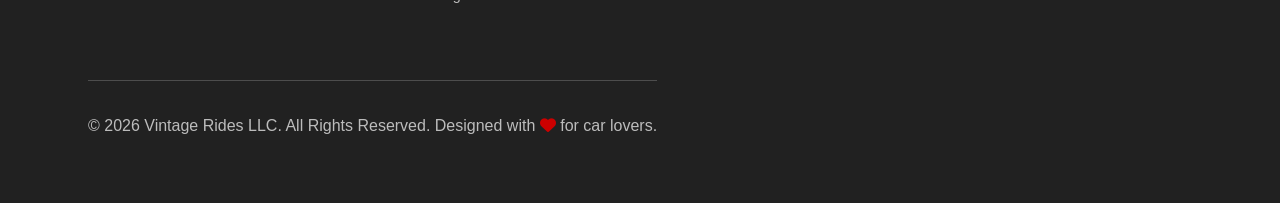
<file: login.html>
<!DOCTYPE html>
<html lang="en">
<head>
    <meta charset="UTF-8">
    <meta name="viewport" content="width=device-width, initial-scale=1.0">
    <meta name="description" content="Login to your Vintage Rides account to manage your profile, saved cars, and purchases. New users can register for an account to access exclusive features.">
    <meta name="keywords" content="vintage car login, classic car account, user authentication, register vintage rides, member area">
    <title>Login or Register | Vintage Rides</title>

    
    <link rel="stylesheet" href="style.css">

    
    <link rel="stylesheet" href="https://cdnjs.cloudflare.com/ajax/libs/font-awesome/6.5.1/css/all.min.css">

    
    <link rel="icon" href="favicon.ico" type="image/x-icon">
    <link rel="apple-touch-icon" sizes="180x180" href="apple-touch-icon.png">
    <link rel="icon" type="image/png" sizes="32x32" href="favicon-32x32.png">
    <link rel="icon" type="image/png" sizes="16x16" href="favicon-16x16.png">
    <link rel="manifest" href="site.webmanifest">
</head>
<body id="page-login">

    
    <header id="navbar">
        <div class="container"> 
            <div class="logo">
                <a href="index.html" aria-label="Vintage Rides Homepage">Vintage Rides</a>
            </div>
            <nav aria-label="Main navigation">
                
                <button id="mobile-nav-toggle" aria-controls="main-navigation" aria-expanded="false">
                    <i class="fas fa-bars" aria-hidden="true"></i>
                    <span class="sr-only">Toggle Navigation</span>
                </button>
                
                <ul id="main-navigation">
                    <li><a href="index.html" class="active">Home</a></li>
                    <li><a href="cars.html">Cars</a></li>
                    <li><a href="compare.html">Compare</a></li>
                    <li><a href="about.html">About Us</a></li>
                    <li><a href="contact.html">Contact</a></li>
                    <li class="nav-action-item nav-action-login"><a href="login.html" class="nav-login-btn">Login / Register</a></li>
                    <li class="nav-action-item nav-action-cart">
                        <a href="cart.html" class="nav-cart-btn" aria-label="View Shopping Cart">
                            <i class="fas fa-shopping-cart"></i>
                            <span id="cart-item-count" class="cart-item-count" aria-live="polite">0</span>
                        </a>
                    </li>
                <li><a href="buyer.html">Buyer</a></li><li><a href="seller.html">Seller</a></li><li><a href="inspector.html">Inspector</a></li><li><a href="admin.html">Admin</a></li></ul>
            </nav>
        </div>
    </header>
    
    <section class="page-header-section section-dark" style="min-height: 250px; display: flex; align-items: center; justify-content: center;">
        <div class="container text-center">
            <h1 class="page-title">Welcome Back</h1>
            <p class="lead">Access your account or join the Vintage Rides community.</p>
        </div>
    </section>

    
    <main id="auth-section" class="section section-light">
        <div class="container">
            <div class="auth-container mx-auto"> 
                
                
                <ul class="nav nav-tabs auth-tabs" id="authTab" role="tablist">
                    <li class="nav-item" role="presentation">
                        <button class="nav-link active" id="login-tab-btn" data-tab="login-form-pane" type="button" role="tab" aria-controls="login-form-pane" aria-selected="true">
                            <i class="fas fa-sign-in-alt me-2"></i>Login
                        </button>
                    </li>
                    <li class="nav-item" role="presentation">
                        <button class="nav-link" id="register-tab-btn" data-tab="register-form-pane" type="button" role="tab" aria-controls="register-form-pane" aria-selected="false">
                            <i class="fas fa-user-plus me-2"></i>Register
                        </button>
                    </li>
                </ul>

                
                <div class="tab-content" id="authTabContent">
                    
                    <div class="tab-pane active" id="login-form-pane" role="tabpanel" aria-labelledby="login-tab-btn">
                        <h2 class="text-center mb-4">Sign In to Your Account</h2>
                        <form id="login-form" class="needs-validation" novalidate>
                            <div class="form-group mb-3">
                                <label for="login-email" class="form-label">Email Address <span class="text-danger">*</span></label>
                                <input type="email" class="form-control" id="login-email" name="loginEmail" placeholder="you@example.com" required aria-describedby="login-email-feedback">
                                <div id="login-email-feedback" class="form-feedback"></div>
                            </div>

                            <div class="form-group mb-3">
                                <label for="login-password" class="form-label">Password <span class="text-danger">*</span></label>
                                <div class="input-group password-toggle-group">
                                    <input type="password" class="form-control" id="login-password" name="loginPassword" placeholder="Enter your password" required minlength="8" aria-describedby="login-password-feedback">
                                    <button type="button" class="btn btn-outline-secondary password-toggle-btn" data-toggle-password="login-password" aria-label="Show password">
                                        <i class="fas fa-eye"></i>
                                    </button>
                                </div>
                                <div id="login-password-feedback" class="form-feedback"></div>
                            </div>

                            <div class="d-flex justify-content-between align-items-center mb-4">
                                <div class="form-check">
                                    <input type="checkbox" class="form-check-input" id="remember-me" name="rememberMe">
                                    <label class="form-check-label" for="remember-me">Remember Me</label>
                                </div>
                                <a href="#" class="form-text small text-decoration-underline">Forgot Password?</a>
                            </div>

                            <button type="submit" class="btn btn-primary w-100 btn-lg">
                                <i class="fas fa-sign-in-alt"></i> Login
                            </button>

                            <p class="text-center mt-4 mb-0">
                                Don't have an account? 
                                <a href="#" class="text-decoration-underline" onclick="switchToRegisterTab(); return false;">Register here</a>
                            </p>
                        </form>
</div>

                    
                    <div class="tab-pane" id="register-form-pane" role="tabpanel" aria-labelledby="register-tab-btn">
                        <h2 class="text-center mb-4">Create a New Account</h2>
                        <p class="text-center text-muted small mb-3">Join Vintage Rides to save your favorite cars, compare models, and enjoy a personalized experience.</p>
                        <form id="register-form" class="needs-validation" novalidate>
                            <div class="form-group mb-3">
                                <label for="register-fullname" class="form-label">Full Name <span class="text-danger">*</span></label>
                                <input type="text" class="form-control" id="register-fullname" name="registerFullname" placeholder="e.g., John Doe" required aria-describedby="register-fullname-feedback">
                                <div id="register-fullname-feedback" class="form-feedback"></div>
                            </div>

                            <div class="form-group mb-3">
                                <label for="register-email" class="form-label">Email Address <span class="text-danger">*</span></label>
                                <input type="email" class="form-control" id="register-email" name="registerEmail" placeholder="you@example.com" required aria-describedby="register-email-feedback">
                                <div id="register-email-feedback" class="form-feedback"></div>
                            </div>

                            <div class="form-group mb-3">
                                <label for="register-password" class="form-label">Create Password <span class="text-danger">*</span></label>
                                <div class="input-group password-toggle-group">
                                    <input type="password" class="form-control" id="register-password" name="registerPassword" placeholder="Minimum 8 characters" required minlength="8" aria-describedby="register-password-feedback">
                                     <button type="button" class="btn btn-outline-secondary password-toggle-btn" data-toggle-password="register-password" aria-label="Show password">
                                        <i class="fas fa-eye"></i>
                                    </button>
                                </div>
                                <div id="register-password-feedback" class="form-feedback">Include at least 8 characters, one uppercase, one lowercase, one number, and one special character.</div> 
                            </div>

                            <div class="form-group mb-3">
                                <label for="register-confirm-password" class="form-label">Confirm Password <span class="text-danger">*</span></label>
                                <div class="input-group password-toggle-group">
                                     <input type="password" class="form-control" id="register-confirm-password" name="registerConfirmPassword" placeholder="Re-enter your password" required data-confirm-password="register-password" aria-describedby="register-confirm-password-feedback">
                                     <button type="button" class="btn btn-outline-secondary password-toggle-btn" data-toggle-password="register-confirm-password" aria-label="Show password">
                                        <i class="fas fa-eye"></i>
                                    </button>
                                </div>
                                <div id="register-confirm-password-feedback" class="form-feedback"></div>
                            </div>
                            
                            <div class="form-group mb-3">
                                <label for="register-phone" class="form-label">Phone Number (Optional)</label>
                                <input type="tel" class="form-control" id="register-phone" name="registerPhone" placeholder="e.g., (555) 123-4567">
                            </div>

                            <div class="form-check mb-4">
                                <input type="checkbox" class="form-check-input" id="agree-terms" name="agreeTerms" required aria-describedby="agree-terms-feedback">
                                <label class="form-check-label" for="agree-terms">
                                    I agree to the Vintage Rides <a href="#" class="text-decoration-underline">Terms of Service</a> and <a href="#" class="text-decoration-underline">Privacy Policy</a>. <span class="text-danger">*</span>
                                </label>
                                <div id="agree-terms-feedback" class="form-feedback invalid">You must agree to the terms to register.</div>
                            </div>

                            <div class="form-group mb-3"><label for="register-role">Account Type</label><select class="form-control" id="register-role" name="role"><option value="Buyer">Buyer</option><option value="Seller">Seller</option><option value="Inspector">Inspector</option></select></div>
                            <button type="submit" class="btn btn-primary w-100 btn-lg">
                                <i class="fas fa-user-plus"></i> Register Account
                            </button>

                            <p class="text-center mt-4 mb-0">
                                Already have an account? 
                                <a href="#" class="text-decoration-underline" onclick="switchToLoginTab(); return false;">Login here</a>
                            </p>
                        </form>
                    </div>
                </div> 
            </div> 
        </div>
    </main>

    
    <footer class="site-footer">
        <div class="container">
            <div class="footer-columns-container" style="display: flex; flex-wrap: wrap; justify-content: space-between;">
                <div class="footer-column">
                    <h5>Vintage Rides</h5>
                    <p>Your trusted partner in the world of classic and vintage automobiles. Discover, acquire, and cherish automotive history.</p>
                    <div class="footer-social-icons">
                        <a href="#" aria-label="Vintage Rides on Facebook"><i class="fab fa-facebook-f"></i></a>
                        <a href="#" aria-label="Vintage Rides on Instagram"><i class="fab fa-instagram"></i></a>
                        <a href="#" aria-label="Vintage Rides on Twitter"><i class="fab fa-twitter"></i></a>
                        <a href="#" aria-label="Vintage Rides on YouTube"><i class="fab fa-youtube"></i></a>
                    </div>
                </div>
                <div class="footer-column">
                    <h5>Quick Links</h5>
                    <ul>
                        <li><a href="index.html">Home</a></li>
                        <li><a href="cars.html">Browse Cars</a></li>
                        <li><a href="compare.html">Compare Models</a></li>
                        <li><a href="about.html">About Our Company</a></li>
                        <li><a href="contact.html#sell-car-form">Sell Your Car</a></li>
                        <li><a href="login.html">Member Login</a></li>
                    </ul>
                </div>
                <div class="footer-column">
                    <h5>Resources</h5>
                    <ul>
                        <li><a href="#">FAQ</a></li>
                        <li><a href="#">Financing Options</a></li>
                        <li><a href="#">Shipping & Logistics</a></li>
                        <li><a href="#">Inspection Guide</a></li>
                        <li><a href="#">Privacy Policy</a></li>
                        <li><a href="#">Terms of Service</a></li>
                    </ul>
                </div>
                <div class="footer-column">
                    <h5>Contact Us</h5>
                    <address>
                        <p><i class="fas fa-map-marker-alt"></i> 1234 Classic Lane, Car City, USA</p>
                        <p><i class="fas fa-phone"></i> <a href="tel:+15551234567">+1 (555) 123-4567</a></p>
                        <p><i class="fas fa-envelope"></i> <a href="mailto:support@vintagerides.com">support@vintagerides.com</a></p>
                        <p><i class="fas fa-clock"></i> Mon - Fri: 9:00 AM - 6:00 PM</p>
                    </address>
                </div>
            </div>
            <div class="footer-bottom">
                <p>&copy; <span id="current-year">2024</span> Vintage Rides LLC. All Rights Reserved. Designed with <i class="fas fa-heart text-primary"></i> for car lovers.</p>
            </div>
        </div>
    </footer>

    
    
    

    
    <script src="script.js"></script>
    <script>
        // Small inline script to set current year in footer
        document.getElementById('current-year').textContent = new Date().getFullYear();

        // Functions to switch tabs (can be called by links)
        function switchToRegisterTab() {
            const registerTabBtn = document.getElementById('register-tab-btn');
            const loginTabBtn = document.getElementById('login-tab-btn');
            const loginPane = document.getElementById('login-form-pane');
            const registerPane = document.getElementById('register-form-pane');

            if (registerTabBtn && loginTabBtn && loginPane && registerPane) {
                loginTabBtn.classList.remove('active');
                loginTabBtn.setAttribute('aria-selected', 'false');
                registerTabBtn.classList.add('active');
                registerTabBtn.setAttribute('aria-selected', 'true');
                
                loginPane.classList.remove('active');
                registerPane.classList.add('active');
            }
        }

        function switchToLoginTab() {
            const registerTabBtn = document.getElementById('register-tab-btn');
            const loginTabBtn = document.getElementById('login-tab-btn');
            const loginPane = document.getElementById('login-form-pane');
            const registerPane = document.getElementById('register-form-pane');
            
            if (registerTabBtn && loginTabBtn && loginPane && registerPane) {
                registerTabBtn.classList.remove('active');
                registerTabBtn.setAttribute('aria-selected', 'false');
                loginTabBtn.classList.add('active');
                loginTabBtn.setAttribute('aria-selected', 'true');

                registerPane.classList.remove('active');
                loginPane.classList.add('active');
            }
        }
        // The main tab switching logic is handled in script.js `initializeLoginPage()`
        // These functions are just helpers if you want to trigger tab switch from other links.
    </script>
    <script src="feature-ui.js"></script>
</body>
</html>
</file>
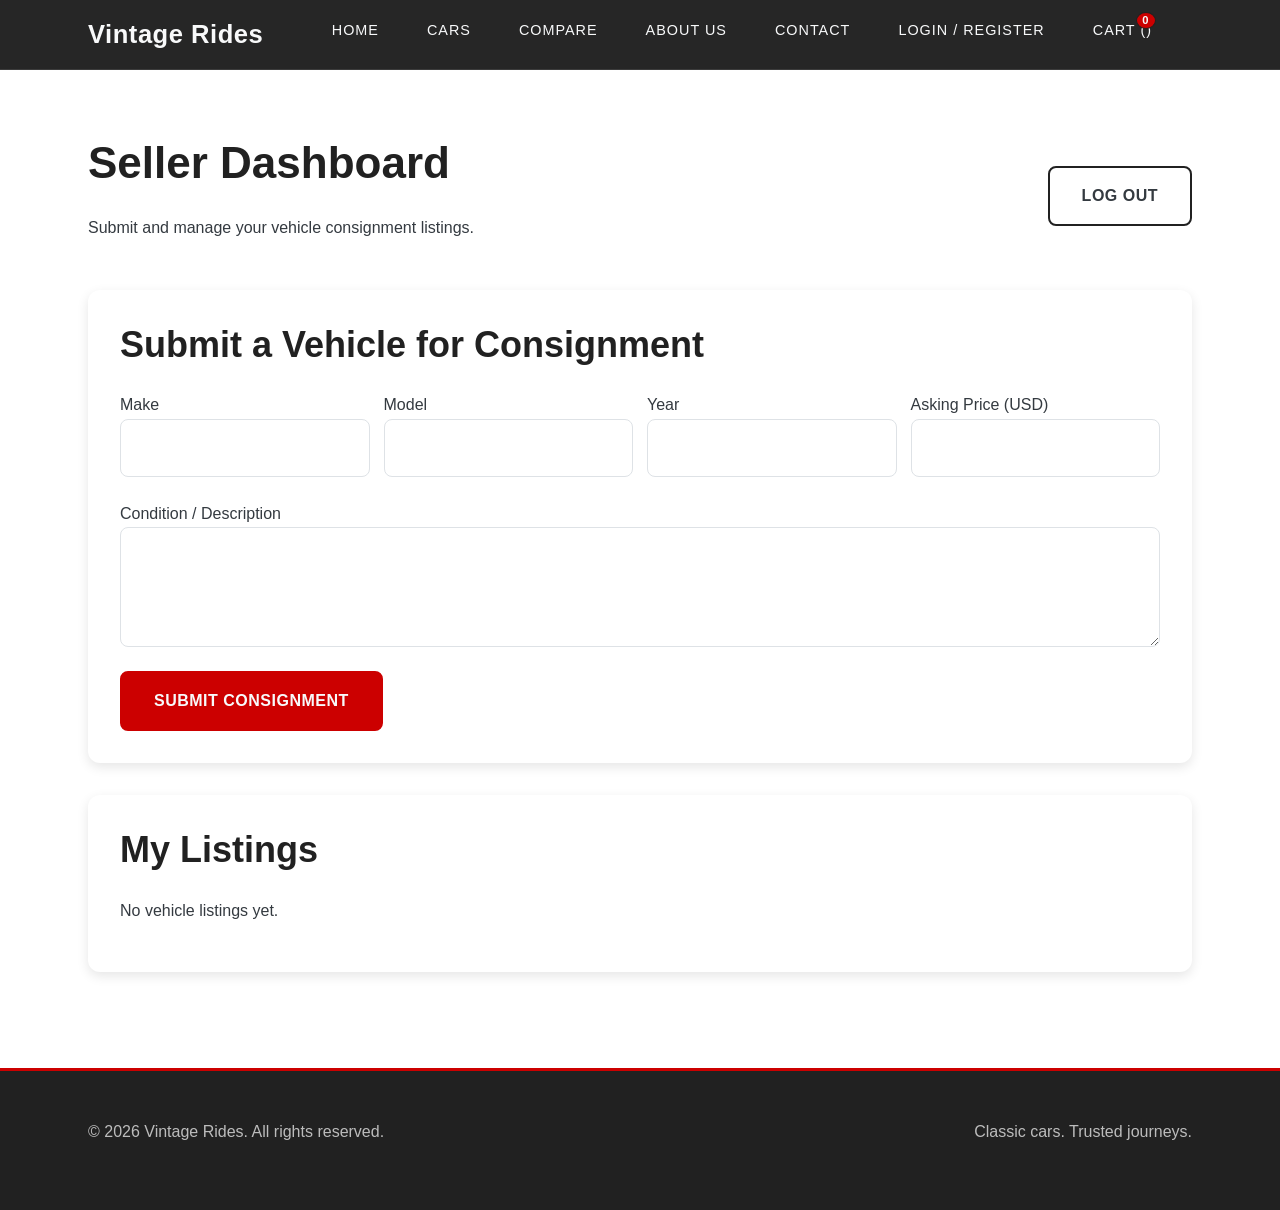
<file: seller.html>
<!DOCTYPE html>
<html lang="en">
 <head>
  <meta charset="utf-8"/>
  <meta content="width=device-width, initial-scale=1.0" name="viewport"/>
  <title>
   Seller Dashboard | Vintage Rides
  </title>
  <link href="style.css" rel="stylesheet"/>
  <link href="https://cdnjs.cloudflare.com/ajax/libs/font-awesome/6.5.1/css/all.min.css" rel="stylesheet"/>
 </head>
 <body id="page-seller">
  <header id="navbar">
   <div class="container">
    <div class="logo">
     <a href="index.html">
      Vintage Rides
     </a>
    </div>
    <nav aria-label="Main navigation">
     <button aria-controls="main-navigation" aria-expanded="false" id="mobile-nav-toggle">
      <i class="fas fa-bars">
      </i>
     </button>
     <ul id="main-navigation">
      <li>
       <a href="index.html">
        Home
       </a>
      </li>
      <li>
       <a href="cars.html">
        Cars
       </a>
      </li>
      <li>
       <a href="compare.html">
        Compare
       </a>
      </li>
      <li>
       <a href="about.html">
        About Us
       </a>
      </li>
      <li>
       <a href="contact.html">
        Contact
       </a>
      </li>
      <li>
       <a href="login.html">
        Login / Register
       </a>
      </li>
      <li>
       <a href="cart.html">
        Cart (
        <span id="cart-item-count">
         0
        </span>
        )
       </a>
      </li>
     </ul>
    </nav>
   </div>
  </header>
  <main class="section section-light" id="seller-dashboard">
   <div class="container">
    <div class="crud-toolbar">
     <div>
      <h1>
       Seller Dashboard
      </h1>
      <p>
       Submit and manage your vehicle consignment listings.
      </p>
     </div>
     <button class="btn btn-outline-dark" data-logout="">
      Log out
     </button>
    </div>
    <section class="crud-panel">
     <h2>
      Submit a Vehicle for Consignment
     </h2>
     <form class="crud-grid" data-backend-form="" id="consignment-form">
      <div class="form-group">
       <label>
        Make
       </label>
       <input class="form-control" name="make" required=""/>
      </div>
      <div class="form-group">
       <label>
        Model
       </label>
       <input class="form-control" name="model" required=""/>
      </div>
      <div class="form-group">
       <label>
        Year
       </label>
       <input class="form-control" max="2026" min="1886" name="year" required="" type="number"/>
      </div>
      <div class="form-group">
       <label>
        Asking Price (USD)
       </label>
       <input class="form-control" min="1" name="price" required="" type="number"/>
      </div>
      <div class="form-group" style="grid-column:1/-1">
       <label>
        Condition / Description
       </label>
       <textarea class="form-control" name="description" required="" rows="3"></textarea>
      </div>
      <div>
       <button class="btn btn-primary" type="submit">
        Submit Consignment
       </button>
      </div>
     </form>
    </section>
    <section class="crud-panel">
     <h2>
      My Listings
     </h2>
     <div id="seller-records">
     </div>
    </section>
   </div>
  </main>
  <footer class="site-footer">
   <div class="container">
    <p>
     ©
     <span id="current-year">
     </span>
     Vintage Rides. All rights reserved.
    </p>
    <p>
     Classic cars. Trusted journeys.
    </p>
   </div>
  </footer>
  <script src="script.js">
  </script>
  <script src="feature-ui.js">
  </script>
 </body>
</html>
</file>
<file: style.css>
/* style.css */

/* Table of Contents
1.  Global Resets & Variables
2.  Base Typography & Body Styles
3.  Layout & Container Styles
4.  Navigation Bar (Header)
5.  Hero Section
6.  Button Styles
7.  Card Styles (Car Listings, etc.)
8.  Form Styles
9.  Modal Styles
10. Footer Styles
11. Page-Specific Styles
    - Index Page (Featured Cars, Testimonials, Sell Your Car Teaser)
    - Cars Page (Filters, Car Grid)
    - Compare Page (Selection, Comparison Table)
    - Cart Page (Cart Items, Summary)
    - Login/Register Page
    - About Page
    - Contact Page
    - Admin Page (Basic Structure)
12. Interactive Elements & Animations
    - Hover States
    - Focus States
    - Transitions & Keyframe Animations
13. Chat Widget Styles
14. Utility Classes
15. Accessibility Enhancements
16. Responsive Design (Media Queries)
    - Tablet
    - Mobile
*/

/* 1. Global Resets & Variables
-------------------------------------------------------------------------------- */
:root {
    --primary-color: #cc0000; /* Tesla Red */
    --secondary-color: #212121; /* Dark Gray / Near Black */
    --accent-color: #007bff; /* A subtle accent, can be changed if needed */
    --text-color-light: #f8f9fa; /* Light text for dark backgrounds */
    --text-color-dark: #343a40; /* Dark text for light backgrounds */
    --background-light: #ffffff; /* White background */
    --background-medium: #f1f3f5; /* Light gray background for sections */
    --background-dark: #212121; /* Dark background */
    --border-color: #dee2e6; /* Subtle border color */

    --font-primary: 'Inter', 'Helvetica Neue', Helvetica, Arial, sans-serif; /* Modern, clean sans-serif */
    --font-secondary: 'Roboto', 'Helvetica Neue', Helvetica, Arial, sans-serif; /* For body text or secondary elements */
    --font-display: 'Playfair Display', serif; /* Elegant serif for large headings if desired, or stick to sans-serif */

    --header-height: 70px;
    --footer-height: 120px;

    --spacing-unit: 8px;
    --spacing-xs: var(--spacing-unit);      /* 8px */
    --spacing-sm: calc(var(--spacing-unit) * 2); /* 16px */
    --spacing-md: calc(var(--spacing-unit) * 3); /* 24px */
    --spacing-lg: calc(var(--spacing-unit) * 4); /* 32px */
    --spacing-xl: calc(var(--spacing-unit) * 6); /* 48px */
    --spacing-xxl: calc(var(--spacing-unit) * 8); /* 64px */

    --border-radius-sm: 4px;
    --border-radius-md: 8px;
    --border-radius-lg: 12px;

    --transition-speed-fast: 0.2s;
    --transition-speed-normal: 0.3s;
    --transition-speed-slow: 0.5s;

    --box-shadow-light: 0 2px 4px rgba(0, 0, 0, 0.05);
    --box-shadow-medium: 0 4px 12px rgba(0, 0, 0, 0.1);
    --box-shadow-dark: 0 8px 24px rgba(0, 0, 0, 0.15);
}

/* Import Fonts (Example: Google Fonts) */
@import url('https://fonts.googleapis.com/css2?family=Inter:wght@300;400;500;600;700&family=Roboto:wght@300;400;500;700&family=Playfair+Display:wght@700&display=swap');

*,
*::before,
*::after {
    margin: 0;
    padding: 0;
    box-sizing: border-box;
}

html {
    font-size: 16px; /* Base font size */
    scroll-behavior: smooth;
    -webkit-font-smoothing: antialiased;
    -moz-osx-font-smoothing: grayscale;
}

body {
    font-family: var(--font-secondary);
    background-color: var(--background-light);
    color: var(--text-color-dark);
    line-height: 1.65;
    overflow-x: hidden; /* Prevent horizontal scroll */
    padding-top: var(--header-height); /* Account for fixed header */
}

/* 2. Base Typography & Body Styles
-------------------------------------------------------------------------------- */
h1, h2, h3, h4, h5, h6 {
    font-family: var(--font-primary);
    font-weight: 600;
    line-height: 1.3;
    margin-bottom: var(--spacing-md);
    color: var(--secondary-color);
}

h1 { font-size: 2.75rem; /* ~44px */ }
h2 { font-size: 2.25rem; /* ~36px */ }
h3 { font-size: 1.75rem; /* ~28px */ }
h4 { font-size: 1.375rem; /* ~22px */ }
h5 { font-size: 1.125rem; /* ~18px */ }
h6 { font-size: 1rem; /* ~16px */ }

p {
    margin-bottom: var(--spacing-sm);
    font-size: 1rem;
}

a {
    color: var(--primary-color);
    text-decoration: none;
    transition: color var(--transition-speed-fast) ease-in-out, opacity var(--transition-speed-fast) ease-in-out;
}

a:hover, a:focus {
    color: darken(var(--primary-color), 10%);
    text-decoration: underline;
    outline: 2px solid transparent; /* Basic focus style, can be enhanced */
    outline-offset: 2px;
}

img, video {
    max-width: 100%;
    height: auto;
    display: block;
}

ul, ol {
    list-style-position: inside;
    margin-bottom: var(--spacing-sm);
    padding-left: var(--spacing-md); /* Indentation for lists */
}

li {
    margin-bottom: var(--spacing-xs);
}

hr {
    border: 0;
    height: 1px;
    background-color: var(--border-color);
    margin: var(--spacing-lg) 0;
}

/* 3. Layout & Container Styles
-------------------------------------------------------------------------------- */
.container {
    width: 90%;
    max-width: 1200px; /* Max width for content */
    margin-left: auto;
    margin-right: auto;
    padding-left: var(--spacing-md);
    padding-right: var(--spacing-md);
}

.container-fluid {
    width: 100%;
    padding-left: var(--spacing-md);
    padding-right: var(--spacing-md);
}

.section {
    padding-top: var(--spacing-xxl);
    padding-bottom: var(--spacing-xxl);
}

.section-light { background-color: var(--background-light); }
.section-medium { background-color: var(--background-medium); }
.section-dark {
    background-color: var(--background-dark);
    color: var(--text-color-light);
}
.section-dark h1, .section-dark h2, .section-dark h3, .section-dark h4, .section-dark h5, .section-dark h6 {
    color: var(--text-color-light);
}
.section-dark a { color: var(--primary-color); } /* Ensure links are visible on dark bg */
.section-dark a:hover { color: lighten(var(--primary-color), 10%); }


/* Flexbox & Grid Utilities (Basic) */
.d-flex { display: flex !important; }
.flex-column { flex-direction: column !important; }
.justify-content-center { justify-content: center !important; }
.align-items-center { align-items: center !important; }
.text-center { text-align: center !important; }
.text-left { text-align: left !important; }
.text-right { text-align: right !important; }

/* ==========================================================================
   4. Navigation Bar (Header) - ENHANCED VERSION
   Replace your existing #navbar styles with this entire block.
   ========================================================================== */
   #navbar {
    position: fixed;
    top: 0;
    left: 0;
    width: 100%;
    height: var(--header-height, 70px); /* Ensure --header-height is defined in :root */
    background-color: rgba(20, 20, 20, 0.92); /* Darker, premium feel, slightly transparent */
    backdrop-filter: blur(12px); /* For modern frosted glass effect */
    -webkit-backdrop-filter: blur(12px);
    color: var(--text-color-light, #f8f9fa); /* Ensure --text-color-light is defined */
    z-index: 1000;
    transition: background-color var(--transition-speed-normal, 0.3s) ease, box-shadow var(--transition-speed-normal, 0.3s) ease;
    border-bottom: 1px solid rgba(255, 255, 255, 0.1); /* Subtle separator */
}

#navbar.scrolled {
    background-color: rgba(20, 20, 20, 1); /* Solid black on scroll */
    box-shadow: 0 3px 12px rgba(0,0,0,0.35); /* More defined shadow */
}

/* Inner container for navbar content - ensures proper width and centering */
#navbar .container {
    width: 90%;
    max-width: 1380px; /* Increased max-width for a more expansive feel on large screens */
    height: 100%;
    margin-left: auto;
    margin-right: auto;
    padding-left: var(--spacing-md, 24px); /* Ensure --spacing-md is defined */
    padding-right: var(--spacing-md, 24px);
    display: flex;
    justify-content: space-between; /* Logo on left, nav group on right */
    align-items: center;
}

#navbar .logo a {
    font-family: var(--font-primary, 'Inter', sans-serif); /* Ensure --font-primary is defined */
    font-size: 1.6rem; /* Adjusted for a sleeker, modern look (approx 25.6px) */
    font-weight: 600; /* Bold but not overly heavy */
    color: var(--text-color-light, #f8f9fa);
    text-decoration: none;
    letter-spacing: 0.5px; /* Subtle letter spacing */
    transition: color var(--transition-speed-fast, 0.2s) ease;
}

#navbar .logo a:hover {
    color: var(--primary-color, '#cc0000'); /* Ensure --primary-color is defined */
}

/* The <nav> element wrapping the <ul> and mobile toggle button */
#navbar nav {
    display: flex;
    align-items: center; /* Vertically align toggle and ul if they were side-by-side */
    height: 100%; /* Ensures nav content can align within full navbar height */
}

/* The main navigation list <ul> */
#navbar nav ul#main-navigation {
    list-style: none;
    display: flex; /* Key for horizontal layout of li items */
    align-items: center; /* Vertically aligns all li items (text, buttons, icons) */
    margin: 0;
    padding: 0;
    height: 100%; /* Make ul take full height for alignment purposes */
}

/* Styling for individual list items <li> */
#navbar nav ul li {
    display: flex; /* Allows anchor inside to fill height if needed */
    align-items: center; /* Ensure content of li is centered */
    height: 100%;
}

/* Default styling for main navigation links (Home, Cars, etc.) */
#navbar nav ul li:not(.nav-action-item) {
    margin-right: var(--spacing-lg, 32px); /* Space between main nav items */
}

#navbar nav ul li a { /* Base style for all links within navbar <li> */
    color: var(--text-color-light, #f8f9fa);
    text-decoration: none;
    font-family: var(--font-primary, 'Inter', sans-serif);
    font-size: 0.9rem; /* Approx 14.4px - professional and clean */
    font-weight: 500; /* Medium weight for readability */
    text-transform: uppercase; /* Tesla-like professional style */
    letter-spacing: 1px; /* More pronounced letter spacing */
    padding: 0 var(--spacing-xs, 8px); /* Minimal horizontal padding for items */
    display: flex; /* To vertically align text within the link's full height */
    align-items: center;
    height: 100%; /* Make link clickable area fill its parent li's height */
    position: relative; /* For pseudo-elements like underline */
    transition: color var(--transition-speed-fast, 0.2s) ease;
}

/* Hover/active effect for main navigation links (excluding action items) */
#navbar nav ul li:not(.nav-action-item) > a::after {
    content: '';
    position: absolute;
    bottom: calc(var(--header-height, 70px) * 0.22); /* Adjust underline position from bottom */
    left: var(--spacing-xs, 8px); /* Align with padding */
    width: 0; /* Start with no width */
    height: 2px; /* Underline thickness */
    background-color: var(--primary-color, '#cc0000');
    transition: width var(--transition-speed-normal, 0.3s) cubic-bezier(0.25, 0.1, 0.25, 1); /* Smooth transition */
}

#navbar nav ul li:not(.nav-action-item) > a:hover,
#navbar nav ul li:not(.nav-action-item) > a.active { /* Style for hovered or active link */
    color: var(--text-color-light, #f8f9fa); /* Keep text color same, or slightly brighter if desired */
}

#navbar nav ul li:not(.nav-action-item) > a:hover::after,
#navbar nav ul li:not(.nav-action-item) > a.active::after {
    width: calc(100% - (var(--spacing-xs, 8px) * 2)); /* Expand underline to full width minus padding */
}

#navbar nav ul li:not(.nav-action-item) > a.active {
    font-weight: 600; /* Optionally make active link slightly bolder */
    /* color: var(--primary-color); // Alternative: make active link primary color */
}

/* Action Items: Login/Register Button and Cart Icon */
/* These <li> elements need specific classes in your HTML: .nav-action-item, .nav-action-login, .nav-action-cart */

#navbar nav ul li.nav-action-login {
    margin-left: auto; /* CRITICAL: Pushes this and subsequent items to the far right of the <ul> */
    margin-right: var(--spacing-sm, 16px); /* Space between Login button and Cart icon */
}

/* Styling the Login/Register link to be more subtle */
#navbar nav ul li.nav-action-item a.nav-login-btn {
    padding: var(--spacing-xs, 8px) var(--spacing-md, 24px); /* Adjusted padding for a balanced look */
    font-size: 0.85rem; /* Slightly smaller than main nav links */
    text-transform: uppercase;
    border: 1px solid rgba(255, 255, 255, 0.5); /* More subtle border */
    border-radius: var(--border-radius-sm, 4px);
    background-color: transparent;
    color: var(--text-color-light, #f8f9fa);
    font-weight: 500;
    line-height: 1.5; /* Ensure text is centered if padding makes it taller */
    transition: background-color var(--transition-speed-fast, 0.2s) ease, color var(--transition-speed-fast, 0.2s) ease, border-color var(--transition-speed-fast, 0.2s) ease;
}

#navbar nav ul li.nav-action-item a.nav-login-btn:hover {
    background-color: var(--text-color-light, #f8f9fa);
    color: var(--secondary-color, '#212121'); /* Dark text on light hover background */
    border-color: var(--text-color-light, #f8f9fa);
}

/* Styling the Cart Icon link */
#navbar nav ul li.nav-action-cart a.nav-cart-btn {
    font-size: 1.3rem; /* Increased icon size for better visibility */
    color: var(--text-color-light, #f8f9fa);
    padding: 0 var(--spacing-sm, 16px); /* Generous clickable area around icon */
    position: relative; /* For positioning the count badge */
    display: flex;
    align-items: center;
}

#navbar nav ul li.nav-action-cart a.nav-cart-btn:hover {
    color: var(--primary-color, '#cc0000'); /* Highlight cart on hover */
}

/* Cart item count badge */
#navbar nav ul span#cart-item-count {
    background-color: var(--primary-color, '#cc0000');
    color: var(--text-color-light, #f8f9fa);
    font-family: var(--font-secondary, 'Roboto', sans-serif); /* Ensure --font-secondary is defined */
    font-size: 0.7rem; /* Small, clear font for the count */
    font-weight: 700; /* Bold count */
    padding: 2px 5.5px; /* Fine-tuned padding for roundness */
    border-radius: 50%; /* Perfectly round badge */
    position: absolute;
    top: calc(50% - 19px); /* Carefully adjust vertical position relative to icon */
    right: calc(var(--spacing-sm, 16px) - 12px); /* Adjust horizontal position */
    line-height: 1; /* Ensure text fits well */
    min-width: 17px; /* For single digit to maintain shape */
    text-align: center;
    border: 1.5px solid var(--secondary-color, rgba(20,20,20,0.92)); /* Border matching navbar bg for "cutout" effect */
    /* display: none; // JS will handle display based on count */
}

/* Mobile Navigation Toggle Button */
#mobile-nav-toggle {
    display: none; /* Hidden on desktop */
    background: none;
    border: none;
    color: var(--text-color-light, #f8f9fa);
    font-size: 1.8rem; /* Prominent hamburger icon */
    cursor: pointer;
    padding: var(--spacing-xs, 8px);
    margin-left: var(--spacing-md, 24px); /* Space from the last nav item (cart) */
    /* This button is inside the <nav> tag in my generated HTML, so it's part of the right-aligned flex group */
}
#mobile-nav-toggle:focus-visible { /* Modern focus state */
    outline: 2px solid var(--primary-color, '#cc0000');
    outline-offset: 3px;
    border-radius: var(--border-radius-sm);
}

/* == Responsive Styles for Navbar (to be placed in your @media query) == */
/* Example: Inside @media (max-width: 992px) { ... } in your main style.css */
/*
    #navbar .container {
        padding-left: var(--spacing-sm, 16px); // Slightly less padding on mobile
        padding-right: var(--spacing-sm, 16px);
    }
    #navbar nav { // The <nav> wrapper
        flex-grow: 1; // Allow it to take space
        display: flex; // Keep it flex
        justify-content: flex-end; // Align hamburger to the right
    }

    #navbar nav ul#main-navigation {
        display: none; // Hide the <ul> by default on mobile
        position: absolute;
        top: var(--header-height, 70px); // Position below the navbar
        left: 0;
        width: 100%;
        background-color: var(--secondary-color, '#212121'); // Solid background for mobile dropdown
        flex-direction: column; // Stack items vertically
        align-items: stretch; // Items take full width
        padding: var(--spacing-sm, 16px) 0; // Padding for the dropdown container
        box-shadow: 0 8px 16px rgba(0,0,0,0.3); // Shadow for dropdown
        border-top: 1px solid var(--primary-color, '#cc0000');
        height: auto; // Override fixed height from desktop
    }
    #navbar nav ul#main-navigation.mobile-nav-active {
        display: flex; // Show when JS adds this class
    }

    #navbar nav ul#main-navigation li {
        width: 100%;
        margin-right: 0; // Reset desktop margins
        margin-left: 0 !important; // Reset the 'auto' margin for login item
        height: auto; // Reset height
    }

    #navbar nav ul#main-navigation li a,
    #navbar nav ul#main-navigation li.nav-action-item a.nav-login-btn { // Target all links including styled login button
        display: block; // Make links full width
        padding: var(--spacing-md, 24px) var(--spacing-lg, 32px); // Generous padding for touch targets
        text-align: left; // Align text to the left
        border-bottom: 1px solid rgba(255,255,255,0.08); // Subtle separator between items
        height: auto; // Reset height
        font-size: 1rem; // Slightly larger font for mobile readability
        text-transform: capitalize; // Optional: Capitalize for mobile if uppercase feels too much
        letter-spacing: 0.5px;
        border-radius: 0; // Remove button border-radius for full-width look
        border-left: none; border-right: none; // Remove side borders from login button
    }
    #navbar nav ul#main-navigation li.nav-action-item a.nav-login-btn {
        border: none; // Remove border completely for login button in mobile
        background-color: transparent; // Ensure it looks like other links
        color: var(--text-color-light, #f8f9fa);
        padding-left: var(--spacing-lg, 32px); // Align with other links
    }
    #navbar nav ul#main-navigation li.nav-action-item a.nav-login-btn:hover {
        background-color: rgba(255,255,255,0.1); // Subtle hover for login button
        color: var(--text-color-light, #f8f9fa);
    }


    #navbar nav ul#main-navigation li:last-child a {
        border-bottom: none; // No border for the last item
    }

    #navbar nav ul#main-navigation li a::after {
        display: none; // No underline hover effect for mobile links
    }

    #navbar nav ul#main-navigation li.nav-action-cart a.nav-cart-btn {
        justify-content: flex-start; // Align cart icon/text to left
        padding-left: var(--spacing-lg, 32px); // Consistent padding
    }
    #navbar nav ul#main-navigation span#cart-item-count {
        position: relative; // Make badge flow with text
        top: -1px; // Slight adjustment
        right: auto;
        margin-left: var(--spacing-sm, 16px); // Space from icon
        border: none; // Simpler badge for mobile
    }

    #mobile-nav-toggle {
        display: block; // Show hamburger icon on mobile
    }
*/
/* ========================================================================== */



/* 5. Hero Section
-------------------------------------------------------------------------------- */
.hero-section {
    position: relative;
    height: calc(100vh - var(--header-height)); /* Full viewport height minus header */
    min-height: 600px; /* Minimum height for content visibility */
    display: flex;
    align-items: center;
    justify-content: center;
    text-align: center;
    color: var(--text-color-light);
    overflow: hidden; /* Ensure video/image doesn't overflow */
    background-color: var(--secondary-color); /* Fallback background */
}

.hero-section::before { /* Overlay for better text readability */
    content: '';
    position: absolute;
    top: 0;
    left: 0;
    width: 100%;
    height: 100%;
    background: rgba(0, 0, 0, 0.5); /* Dark overlay */
    z-index: 1;
}

.hero-video-bg {
    position: absolute;
    top: 50%;
    left: 50%;
    min-width: 100%;
    min-height: 100%;
    width: auto;
    height: auto;
    transform: translate(-50%, -50%);
    z-index: 0;
    object-fit: cover;
}

.hero-content {
    position: relative;
    z-index: 2;
    max-width: 800px;
    padding: var(--spacing-lg);
    animation: heroFadeInUp 1s var(--transition-speed-slow) ease-out forwards;
    opacity: 0; /* Start hidden for animation */
}

.hero-content h1 {
    font-family: var(--font-display, var(--font-primary)); /* Use display font if defined */
    font-size: 3.5rem; /* ~56px */
    font-weight: 700;
    line-height: 1.2;
    margin-bottom: var(--spacing-md);
    color: var(--text-color-light);
    text-shadow: 2px 2px 8px rgba(0,0,0,0.6);
}

.hero-content p {
    font-size: 1.25rem; /* ~20px */
    margin-bottom: var(--spacing-lg);
    font-weight: 300;
    text-shadow: 1px 1px 4px rgba(0,0,0,0.5);
}

.hero-content .btn-group {
    display: flex;
    gap: var(--spacing-sm);
    justify-content: center;
    flex-wrap: wrap; /* Allow buttons to wrap on smaller screens */
}

@keyframes heroFadeInUp {
    from {
        opacity: 0;
        transform: translateY(30px);
    }
    to {
        opacity: 1;
        transform: translateY(0);
    }
}

/* 6. Button Styles
-------------------------------------------------------------------------------- */
.btn {
    display: inline-block;
    font-family: var(--font-primary);
    font-weight: 600;
    font-size: 1rem; /* ~16px */
    text-align: center;
    text-transform: uppercase;
    letter-spacing: 0.5px;
    padding: var(--spacing-sm) var(--spacing-lg); /* 16px 32px */
    border: 2px solid transparent;
    border-radius: var(--border-radius-md);
    cursor: pointer;
    transition: all var(--transition-speed-normal) ease-in-out;
    line-height: 1.5; /* Ensure text is centered vertically */
    white-space: nowrap; /* Prevent text wrapping */
}

.btn-primary {
    background-color: var(--primary-color);
    color: var(--text-color-light);
    border-color: var(--primary-color);
}

.btn-primary:hover, .btn-primary:focus {
    background-color: darken(var(--primary-color), 10%);
    border-color: darken(var(--primary-color), 10%);
    color: var(--text-color-light);
    transform: translateY(-2px);
    box-shadow: var(--box-shadow-medium);
    text-decoration: none;
}

.btn-secondary {
    background-color: var(--secondary-color);
    color: var(--text-color-light);
    border-color: var(--secondary-color);
}

.btn-secondary:hover, .btn-secondary:focus {
    background-color: lighten(var(--secondary-color), 10%);
    border-color: lighten(var(--secondary-color), 10%);
    color: var(--text-color-light);
    transform: translateY(-2px);
    box-shadow: var(--box-shadow-medium);
    text-decoration: none;
}

.btn-outline-light {
    background-color: transparent;
    color: var(--text-color-light);
    border-color: var(--text-color-light);
}

.btn-outline-light:hover, .btn-outline-light:focus {
    background-color: var(--text-color-light);
    color: var(--secondary-color);
    text-decoration: none;
}

.btn-outline-dark {
    background-color: transparent;
    color: var(--text-color-dark);
    border-color: var(--secondary-color); /* Use a strong border */
}

.btn-outline-dark:hover, .btn-outline-dark:focus {
    background-color: var(--secondary-color);
    color: var(--text-color-light);
    text-decoration: none;
}

.btn-link {
    background: none;
    border: none;
    color: var(--primary-color);
    text-decoration: underline;
    padding: 0;
    font-size: 0.9rem;
}
.btn-link:hover { color: darken(var(--primary-color), 10%); }

.btn-lg {
    font-size: 1.15rem; /* ~18px */
    padding: var(--spacing-md) var(--spacing-xl); /* 24px 48px */
}

.btn-sm {
    font-size: 0.875rem; /* ~14px */
    padding: var(--spacing-xs) var(--spacing-md); /* 8px 24px */
}

.btn:disabled, .btn.disabled {
    opacity: 0.65;
    cursor: not-allowed;
    box-shadow: none;
    transform: none;
}

/* 7. Card Styles (Car Listings, etc.)
-------------------------------------------------------------------------------- */
.card {
    background-color: var(--background-light);
    border: 1px solid var(--border-color);
    border-radius: var(--border-radius-lg);
    box-shadow: var(--box-shadow-light);
    overflow: hidden; /* Ensure content adheres to border-radius */
    transition: transform var(--transition-speed-normal) ease, box-shadow var(--transition-speed-normal) ease;
    display: flex;
    flex-direction: column; /* Default card layout */
}

.card:hover {
    transform: translateY(-5px);
    box-shadow: var(--box-shadow-medium);
}

.card-img-top {
    width: 100%;
    height: 220px; /* Fixed height for consistency */
    object-fit: cover; /* Crop image to fit */
    border-bottom: 1px solid var(--border-color);
}

.card-body {
    padding: var(--spacing-md); /* 24px */
    flex-grow: 1; /* Allow body to grow and push footer down */
    display: flex;
    flex-direction: column;
}

.card-title {
    font-size: 1.375rem; /* ~22px */
    font-weight: 600;
    margin-bottom: var(--spacing-xs);
}

.card-subtitle {
    font-size: 0.9rem;
    color: #6c757d; /* Muted text color */
    margin-bottom: var(--spacing-sm);
}

.card-text {
    font-size: 0.95rem; /* ~15px */
    margin-bottom: var(--spacing-sm);
    flex-grow: 1; /* Allow text to take available space */
}

.card-price {
    font-size: 1.5rem; /* ~24px */
    font-weight: 700;
    color: var(--primary-color);
    margin-bottom: var(--spacing-md);
}

.card-badge {
    position: absolute;
    top: var(--spacing-sm);
    left: var(--spacing-sm);
    background-color: var(--primary-color);
    color: var(--text-color-light);
    padding: var(--spacing-xs) var(--spacing-sm);
    font-size: 0.75rem; /* ~12px */
    font-weight: 600;
    border-radius: var(--border-radius-sm);
    text-transform: uppercase;
    letter-spacing: 0.5px;
    z-index: 5; /* Ensure badge is above image */
}

.card-badge-sold {
    background-color: var(--secondary-color);
}
.card-badge-new {
    background-color: #28a745; /* Green for new */
}

.card-footer {
    padding: var(--spacing-sm) var(--spacing-md);
    background-color: var(--background-medium);
    border-top: 1px solid var(--border-color);
    margin-top: auto; /* Push to bottom if card body doesn't fill space */
}

.car-grid {
    display: grid;
    grid-template-columns: repeat(auto-fill, minmax(300px, 1fr)); /* Responsive grid */
    gap: var(--spacing-lg); /* 32px gap */
    margin-top: var(--spacing-lg);
}


/* 8. Form Styles
-------------------------------------------------------------------------------- */
.form-group {
    margin-bottom: var(--spacing-md); /* 24px */
}

.form-label {
    display: block;
    font-family: var(--font-primary);
    font-weight: 500;
    font-size: 0.9rem; /* ~14px */
    margin-bottom: var(--spacing-xs); /* 8px */
    color: var(--text-color-dark);
}

.form-control {
    display: block;
    width: 100%;
    padding: var(--spacing-sm) var(--spacing-md); /* 16px 24px */
    font-family: var(--font-secondary);
    font-size: 1rem; /* ~16px */
    font-weight: 400;
    line-height: 1.5;
    color: var(--text-color-dark);
    background-color: var(--background-light);
    background-clip: padding-box;
    border: 1px solid var(--border-color);
    border-radius: var(--border-radius-md);
    transition: border-color var(--transition-speed-fast) ease-in-out, box-shadow var(--transition-speed-fast) ease-in-out;
}

.form-control:focus {
    border-color: var(--primary-color);
    outline: 0;
    box-shadow: 0 0 0 0.2rem rgba(var(--primary-color-rgb, 204, 0, 0), 0.25); /* Use RGB version of primary for transparency */
}
/* Define --primary-color-rgb for the box-shadow, assuming #cc0000 */
:root { --primary-color-rgb: 204, 0, 0; }


.form-control::placeholder {
    color: #6c757d; /* Muted placeholder text */
    opacity: 1;
}

.form-control:disabled, .form-control[readonly] {
    background-color: var(--background-medium);
    opacity: 1;
}

textarea.form-control {
    min-height: 120px; /* Default height for textareas */
    resize: vertical; /* Allow vertical resizing */
}

.form-check {
    display: flex; /* Use flex to align label and input */
    align-items: center;
    margin-bottom: var(--spacing-sm);
}

.form-check-input {
    width: 1.25em;
    height: 1.25em;
    margin-right: 0.5em; /* Space between checkbox and label */
    margin-top: 0; /* Align with text */
    vertical-align: top;
    background-color: var(--background-light);
    border: 1px solid var(--border-color);
    appearance: none; /* Remove default appearance */
    -webkit-appearance: none;
    border-radius: var(--border-radius-sm);
    cursor: pointer;
    position: relative;
}

.form-check-input[type="checkbox"]:checked {
    background-color: var(--primary-color);
    border-color: var(--primary-color);
}
.form-check-input[type="checkbox"]:checked::before {
    content: '✔'; /* Checkmark character */
    color: var(--text-color-light);
    font-size: 0.9em;
    position: absolute;
    top: 50%;
    left: 50%;
    transform: translate(-50%, -50%);
    line-height: 1;
}


.form-check-input[type="radio"] {
    border-radius: 50%; /* Circular radio buttons */
}
.form-check-input[type="radio"]:checked {
    background-color: var(--primary-color);
    border-color: var(--primary-color);
}
.form-check-input[type="radio"]:checked::before {
    content: '';
    display: block;
    width: 0.65em;
    height: 0.65em;
    background-color: var(--text-color-light);
    border-radius: 50%;
    position: absolute;
    top: 50%;
    left: 50%;
    transform: translate(-50%, -50%);
}


.form-check-label {
    font-size: 0.95rem; /* ~15px */
    font-weight: 400;
    cursor: pointer;
    margin-bottom: 0; /* Reset margin for label inside form-check */
}

.form-select {
    appearance: none; /* Remove default arrow */
    -webkit-appearance: none;
    -moz-appearance: none;
    background-image: url("data:image/svg+xml,%3Csvg xmlns='http://www.w3.org/2000/svg' viewBox='0 0 16 16'%3E%3Cpath fill='none' stroke='%23343a40' stroke-linecap='round' stroke-linejoin='round' stroke-width='2' d='M2 5l6 6 6-6'/%3E%3C/svg%3E");
    background-repeat: no-repeat;
    background-position: right var(--spacing-md) center;
    background-size: 1em;
    padding-right: calc(var(--spacing-md) * 2.5); /* Ensure space for custom arrow */
}

.form-feedback {
    display: none; /* Hidden by default */
    width: 100%;
    margin-top: var(--spacing-xs);
    font-size: 0.875em; /* ~14px */
}
.form-feedback.valid {
    color: #28a745; /* Green for valid */
}
.form-feedback.invalid {
    color: #dc3545; /* Red for invalid */
}
.form-control.is-valid, .form-select.is-valid { border-color: #28a745; }
.form-control.is-invalid, .form-select.is-invalid { border-color: #dc3545; }
.form-control.is-valid:focus { box-shadow: 0 0 0 0.2rem rgba(40, 167, 69, 0.25); }
.form-control.is-invalid:focus { box-shadow: 0 0 0 0.2rem rgba(220, 53, 69, 0.25); }

/* Input Group (for password toggle, etc.) */
.input-group {
    position: relative;
    display: flex;
    flex-wrap: wrap;
    align-items: stretch;
    width: 100%;
}
.input-group > .form-control {
    position: relative;
    flex: 1 1 auto;
    width: 1%;
    min-width: 0;
}
.input-group > .form-control:not(:last-child) { border-top-right-radius: 0; border-bottom-right-radius: 0; }
.input-group > .form-control:not(:first-child) { border-top-left-radius: 0; border-bottom-left-radius: 0; }

.input-group-text {
    display: flex;
    align-items: center;
    padding: var(--spacing-sm) var(--spacing-md);
    font-size: 1rem;
    font-weight: 400;
    line-height: 1.5;
    color: var(--text-color-dark);
    text-align: center;
    white-space: nowrap;
    background-color: var(--background-medium);
    border: 1px solid var(--border-color);
    border-radius: var(--border-radius-md);
}
.input-group > .input-group-text:not(:last-child) { border-top-right-radius: 0; border-bottom-right-radius: 0; }
.input-group > .input-group-text:not(:first-child) { border-top-left-radius: 0; border-bottom-left-radius: 0; }

.input-group .btn {
    position: relative;
    z-index: 2; /* Ensure button is above input field for focus */
}
.input-group .btn:focus { box-shadow: none; } /* Prevent double shadow on input group focus */
.input-group > .form-control:focus ~ .input-group-text,
.input-group > .form-control:focus ~ .btn {
    border-color: var(--primary-color); /* Match focus state */
}


/* 9. Modal Styles
-------------------------------------------------------------------------------- */
.modal {
    display: none; /* Hidden by default */
    position: fixed;
    z-index: 1050; /* Higher than navbar */
    left: 0;
    top: 0;
    width: 100%;
    height: 100%;
    overflow-y: auto; /* Enable scroll if content is too long */
    background-color: rgba(0, 0, 0, 0.65); /* Darker overlay */
    backdrop-filter: blur(5px);
    -webkit-backdrop-filter: blur(5px);
    opacity: 0; /* Start hidden for animation */
    transition: opacity var(--transition-speed-normal) ease;
    padding-top: var(--spacing-xxl); /* Space from top */
    padding-bottom: var(--spacing-xxl); /* Space at bottom */
}

.modal.show {
    display: flex; /* Use flex to center content vertically */
    align-items: center;
    justify-content: center;
    opacity: 1;
}

.modal-dialog {
    position: relative;
    width: auto;
    margin: var(--spacing-sm);
    pointer-events: none; /* Allows clicking through backdrop if modal isn't fully covering */
    max-width: 600px; /* Default max width */
    opacity: 0;
    transform: translateY(-30px);
    transition: opacity var(--transition-speed-normal) ease, transform var(--transition-speed-normal) ease;
}

.modal.show .modal-dialog {
    opacity: 1;
    transform: translateY(0);
    pointer-events: auto; /* Enable interaction with modal content */
}

.modal-content {
    position: relative;
    display: flex;
    flex-direction: column;
    width: 100%;
    background-color: var(--background-light);
    background-clip: padding-box;
    border: 1px solid rgba(0,0,0,.2);
    border-radius: var(--border-radius-lg);
    outline: 0;
    box-shadow: var(--box-shadow-dark);
}

.modal-header {
    display: flex;
    align-items: flex-start; /* Align items to start for title and close button */
    justify-content: space-between;
    padding: var(--spacing-md) var(--spacing-lg);
    border-bottom: 1px solid var(--border-color);
    border-top-left-radius: var(--border-radius-lg);
    border-top-right-radius: var(--border-radius-lg);
}

.modal-title {
    margin-bottom: 0;
    line-height: 1.5;
    font-size: 1.5rem; /* ~24px */
    font-weight: 600;
}

.modal-close-btn {
    padding: 0.5rem;
    margin: -0.5rem -0.5rem -0.5rem auto; /* Align to the far right */
    background-color: transparent;
    border: 0;
    font-size: 1.75rem;
    font-weight: 700;
    line-height: 1;
    color: var(--text-color-dark);
    text-shadow: 0 1px 0 var(--text-color-light);
    opacity: 0.7;
    cursor: pointer;
}
.modal-close-btn:hover, .modal-close-btn:focus {
    opacity: 1;
    text-decoration: none;
    outline: none;
}

.modal-body {
    position: relative;
    flex: 1 1 auto;
    padding: var(--spacing-lg); /* 32px */
    max-height: calc(100vh - 200px); /* Example max height */
    overflow-y: auto;
}

.modal-footer {
    display: flex;
    flex-wrap: wrap;
    align-items: center; /* Align items vertically */
    justify-content: flex-end; /* Align buttons to the right */
    padding: var(--spacing-md) var(--spacing-lg);
    border-top: 1px solid var(--border-color);
    border-bottom-right-radius: var(--border-radius-lg);
    border-bottom-left-radius: var(--border-radius-lg);
}
.modal-footer > * {
    margin: var(--spacing-xs); /* Spacing between footer items */
}

/* Modal Sizes */
.modal-sm .modal-dialog { max-width: 380px; }
.modal-lg .modal-dialog { max-width: 800px; }
.modal-xl .modal-dialog { max-width: 1140px; }


/* 10. Footer Styles
-------------------------------------------------------------------------------- */
.site-footer {
    background-color: var(--secondary-color);
    color: rgba(255, 255, 255, 0.7); /* Muted light text */
    padding: var(--spacing-xl) 0; /* 48px top/bottom */
    font-size: 0.9rem; /* ~14px */
    min-height: var(--footer-height);
    border-top: 3px solid var(--primary-color);
}

.site-footer .container {
    display: flex;
    flex-wrap: wrap; /* Allow wrapping for smaller screens */
    justify-content: space-between;
    align-items: flex-start; /* Align columns to the top */
}

.footer-column {
    flex: 1;
    min-width: 200px; /* Minimum width before wrapping */
    margin-bottom: var(--spacing-lg); /* Space below columns on wrap */
    padding: 0 var(--spacing-sm);
}
.footer-column:last-child { margin-bottom: 0; }


.footer-column h5 {
    font-family: var(--font-primary);
    color: var(--text-color-light);
    font-size: 1.1rem; /* ~17px */
    font-weight: 600;
    margin-bottom: var(--spacing-md);
    text-transform: uppercase;
    letter-spacing: 0.5px;
}

.footer-column ul {
    list-style: none;
    padding-left: 0;
    margin-bottom: 0;
}

.footer-column ul li {
    margin-bottom: var(--spacing-xs);
}

.footer-column ul li a {
    color: rgba(255, 255, 255, 0.7);
    text-decoration: none;
    transition: color var(--transition-speed-fast) ease;
}

.footer-column ul li a:hover,
.footer-column ul li a:focus {
    color: var(--text-color-light);
    text-decoration: underline;
}

.footer-social-icons {
    display: flex;
    gap: var(--spacing-sm); /* Space between icons */
    margin-top: var(--spacing-sm);
}

.footer-social-icons a {
    color: rgba(255, 255, 255, 0.7);
    font-size: 1.5rem; /* Larger icons */
    transition: color var(--transition-speed-fast) ease, transform var(--transition-speed-fast) ease;
}
.footer-social-icons a:hover,
.footer-social-icons a:focus {
    color: var(--text-color-light);
    transform: scale(1.1);
}

.footer-bottom {
    text-align: center;
    padding-top: var(--spacing-lg);
    margin-top: var(--spacing-lg);
    border-top: 1px solid rgba(255, 255, 255, 0.2); /* Subtle separator */
    font-size: 0.85rem; /* ~13px */
}


/* 11. Page-Specific Styles
-------------------------------------------------------------------------------- */

/* Index Page: Featured Cars, Testimonials, Sell Your Car Teaser */
#featured-cars .section-title,
#testimonials .section-title,
#sell-your-car-teaser .section-title {
    text-align: center;
    margin-bottom: var(--spacing-xl); /* 48px */
    font-size: 2.5rem; /* ~40px */
    font-weight: 700;
}

#testimonials .testimonial-card {
    background-color: var(--background-medium);
    padding: var(--spacing-lg);
    border-radius: var(--border-radius-lg);
    text-align: center;
    box-shadow: var(--box-shadow-light);
}
#testimonials .testimonial-card blockquote {
    font-size: 1.1rem; /* ~17px */
    font-style: italic;
    margin-bottom: var(--spacing-md);
    color: #495057;
}
#testimonials .testimonial-card .author {
    font-weight: 600;
    color: var(--secondary-color);
}
#testimonials .testimonial-card .author::before {
    content: "- ";
}

/* Example for a testimonials carousel (basic structure) */
.testimonial-carousel {
    display: flex; /* Assuming JS will handle sliding */
    overflow: hidden; /* Hide non-active testimonials */
    gap: var(--spacing-lg);
}
.testimonial-item {
    min-width: 100%; /* Each item takes full width */
    flex-shrink: 0;
}


#sell-your-car-teaser {
    background-color: var(--primary-color);
    color: var(--text-color-light);
}
#sell-your-car-teaser .section-title { color: var(--text-color-light); }
#sell-your-car-teaser p {
    font-size: 1.1rem;
    max-width: 700px;
    margin-left: auto;
    margin-right: auto;
    margin-bottom: var(--spacing-lg);
}

/* Cars Page: Filters, Car Grid */
.filters-sidebar { /* If using a sidebar layout */
    background-color: var(--background-medium);
    padding: var(--spacing-lg);
    border-radius: var(--border-radius-lg);
    margin-bottom: var(--spacing-lg); /* Space below if it's above grid on mobile */
}
.filters-sidebar h4 {
    margin-bottom: var(--spacing-md);
    border-bottom: 1px solid var(--border-color);
    padding-bottom: var(--spacing-sm);
}
.filter-group {
    margin-bottom: var(--spacing-lg);
}
.filter-bar { /* Horizontal filter bar */
    background-color: var(--background-medium);
    padding: var(--spacing-md) var(--spacing-lg);
    border-radius: var(--border-radius-lg);
    margin-bottom: var(--spacing-xl);
    display: flex;
    flex-wrap: wrap;
    gap: var(--spacing-md);
    align-items: center;
}
.filter-bar .form-group { margin-bottom: 0; flex: 1 1 180px; /* Allow items to grow and shrink */}
.filter-bar .btn { flex-shrink: 0; /* Prevent button from shrinking too much */ }

#car-listings-container {
    margin-top: var(--spacing-xl);
}

.pagination {
    display: flex;
    justify-content: center;
    margin-top: var(--spacing-xl);
    padding-left: 0;
    list-style: none;
}
.page-item .page-link {
    position: relative;
    display: block;
    padding: var(--spacing-sm) var(--spacing-md);
    margin-left: -1px;
    line-height: 1.25;
    color: var(--primary-color);
    background-color: var(--background-light);
    border: 1px solid var(--border-color);
    transition: all var(--transition-speed-fast) ease;
}
.page-item .page-link:hover {
    z-index: 2;
    color: var(--text-color-light);
    background-color: var(--primary-color);
    border-color: var(--primary-color);
    text-decoration: none;
}
.page-item.active .page-link {
    z-index: 3;
    color: var(--text-color-light);
    background-color: var(--primary-color);
    border-color: var(--primary-color);
}
.page-item.disabled .page-link {
    color: #6c757d;
    pointer-events: none;
    background-color: var(--background-light);
    border-color: var(--border-color);
}
.page-item:first-child .page-link { border-top-left-radius: var(--border-radius-md); border-bottom-left-radius: var(--border-radius-md); }
.page-item:last-child .page-link { border-top-right-radius: var(--border-radius-md); border-bottom-right-radius: var(--border-radius-md); }

/* Compare Page: Selection, Comparison Table */
#compare-selection-area {
    display: flex;
    gap: var(--spacing-lg);
    margin-bottom: var(--spacing-xl);
    align-items: flex-end; /* Align selects and button */
}
#compare-selection-area .form-group { flex-grow: 1; }

.comparison-table {
    width: 100%;
    margin-top: var(--spacing-lg);
    border-collapse: collapse;
    box-shadow: var(--box-shadow-medium);
    border-radius: var(--border-radius-lg);
    overflow: hidden; /* For border radius on table */
}
.comparison-table th, .comparison-table td {
    padding: var(--spacing-md);
    text-align: left;
    border-bottom: 1px solid var(--border-color);
}
.comparison-table th {
    background-color: var(--background-medium);
    font-weight: 600;
    font-family: var(--font-primary);
    color: var(--secondary-color);
    text-align: center;
    min-width: 150px; /* Ensure columns have some width */
}
.comparison-table td:first-child { /* Feature labels */
    font-weight: 500;
    background-color: var(--background-medium);
}
.comparison-table tr:last-child td { border-bottom: none; }
.comparison-table img.compare-car-image {
    max-height: 150px;
    width: auto;
    margin: 0 auto; /* Center image */
    border-radius: var(--border-radius-sm);
}
.comparison-table .highlight-diff {
    background-color: #fff3cd; /* Light yellow for differences */
    font-weight: bold;
}

/* Cart Page: Cart Items, Summary */
.cart-table {
    width: 100%;
    margin-bottom: var(--spacing-xl);
    border-collapse: collapse;
}
.cart-table th, .cart-table td {
    padding: var(--spacing-md);
    text-align: left;
    border-bottom: 1px solid var(--border-color);
    vertical-align: middle;
}
.cart-table th {
    background-color: var(--background-medium);
    font-weight: 600;
}
.cart-item-image {
    width: 100px;
    height: auto;
    border-radius: var(--border-radius-sm);
}
.cart-item-quantity input {
    width: 60px;
    text-align: center;
}
.cart-summary {
    background-color: var(--background-medium);
    padding: var(--spacing-lg);
    border-radius: var(--border-radius-lg);
    border: 1px solid var(--border-color);
}
.cart-summary h3 { margin-bottom: var(--spacing-md); }
.cart-summary dl dt, .cart-summary dl dd {
    display: inline-block;
    margin-bottom: var(--spacing-xs);
}
.cart-summary dl dt { width: 60%; }
.cart-summary dl dd { width: 38%; text-align: right; }
.cart-summary .total dd { font-weight: 700; font-size: 1.25rem; color: var(--primary-color); }

/* Login/Register Page */
.auth-container {
    max-width: 480px;
    margin: var(--spacing-xxl) auto;
    padding: var(--spacing-xl); /* 48px */
    background-color: var(--background-light);
    border-radius: var(--border-radius-lg);
    box-shadow: var(--box-shadow-medium);
}
.auth-container .nav-tabs {
    display: flex;
    margin-bottom: var(--spacing-lg);
    border-bottom: 1px solid var(--border-color);
}
.auth-container .nav-link {
    flex-grow: 1;
    text-align: center;
    padding: var(--spacing-sm) var(--spacing-md);
    font-weight: 500;
    color: var(--text-color-dark);
    border: none;
    border-bottom: 3px solid transparent;
    cursor: pointer;
    transition: color var(--transition-speed-fast), border-color var(--transition-speed-fast);
}
.auth-container .nav-link.active {
    color: var(--primary-color);
    border-bottom-color: var(--primary-color);
}
.auth-container .tab-content .tab-pane { display: none; }
.auth-container .tab-content .tab-pane.active { display: block; animation: fadeIn 0.5s; }

.password-toggle-group { position: relative; }
.password-toggle-btn {
    position: absolute;
    top: 50%;
    right: var(--spacing-sm);
    transform: translateY(-50%);
    background: none;
    border: none;
    color: var(--text-color-dark);
    cursor: pointer;
    padding: var(--spacing-xs);
    font-size: 1.2rem;
}
.password-toggle-btn:focus { outline: none; }


/* About Page */
#about-us-content .lead {
    font-size: 1.25rem;
    font-weight: 300;
    margin-bottom: var(--spacing-lg);
    max-width: 800px;
    margin-left: auto;
    margin-right: auto;
}
.team-grid {
    display: grid;
    grid-template-columns: repeat(auto-fill, minmax(250px, 1fr));
    gap: var(--spacing-lg);
    margin-top: var(--spacing-xl);
}
.team-member-card {
    text-align: center;
    padding: var(--spacing-lg);
    background-color: var(--background-medium);
    border-radius: var(--border-radius-lg);
    box-shadow: var(--box-shadow-light);
}
.team-member-card img {
    width: 150px;
    height: 150px;
    border-radius: 50%;
    object-fit: cover;
    margin: 0 auto var(--spacing-md);
    border: 4px solid var(--background-light);
    box-shadow: var(--box-shadow-medium);
}
.team-member-card h4 { font-size: 1.25rem; margin-bottom: var(--spacing-xs); }
.team-member-card p.role { color: var(--primary-color); font-weight: 500; }

/* Contact Page */
.contact-info-grid {
    display: grid;
    grid-template-columns: repeat(auto-fit, minmax(280px, 1fr));
    gap: var(--spacing-lg);
    margin-bottom: var(--spacing-xl);
}
.contact-info-item {
    background-color: var(--background-medium);
    padding: var(--spacing-lg);
    border-radius: var(--border-radius-lg);
    text-align: center;
}
.contact-info-item i { /* Assuming FontAwesome or similar for icons */
    font-size: 2.5rem;
    color: var(--primary-color);
    margin-bottom: var(--spacing-md);
    display: block;
}
#contact-form-container {
    background-color: var(--background-light);
    padding: var(--spacing-xl);
    border-radius: var(--border-radius-lg);
    box-shadow: var(--box-shadow-medium);
}
#map-container {
    height: 450px;
    border-radius: var(--border-radius-lg);
    overflow: hidden; /* Ensures map respects border radius */
    margin-top: var(--spacing-xl);
    border: 1px solid var(--border-color);
}
#map-container iframe { width: 100%; height: 100%; border: 0; }

/* Admin Page (Basic structure) */
.admin-layout { display: flex; min-height: calc(100vh - var(--header-height)); }
.admin-sidebar {
    width: 250px;
    background-color: var(--secondary-color);
    color: var(--text-color-light);
    padding: var(--spacing-lg);
    flex-shrink: 0;
}
.admin-sidebar h3 { color: var(--text-color-light); margin-bottom: var(--spacing-lg); }
.admin-sidebar .nav-link {
    display: block;
    color: rgba(255,255,255,0.8);
    padding: var(--spacing-sm) 0;
    text-decoration: none;
    transition: color var(--transition-speed-fast), padding-left var(--transition-speed-fast);
}
.admin-sidebar .nav-link:hover,
.admin-sidebar .nav-link.active {
    color: var(--text-color-light);
    padding-left: var(--spacing-xs);
}
.admin-content {
    flex-grow: 1;
    padding: var(--spacing-xl);
    background-color: var(--background-medium);
}


/* 12. Interactive Elements & Animations
-------------------------------------------------------------------------------- */
/* General Hover Effects already covered in buttons, cards, links */

/* Focus States (Enhanced) */
a:focus-visible, button:focus-visible, input:focus-visible, select:focus-visible, textarea:focus-visible {
    outline: 3px solid var(--accent-color); /* Using accent color for visibility */
    outline-offset: 2px;
    box-shadow: none; /* Override other focus shadows if this is preferred */
}
.form-control:focus { /* Keep primary color focus for forms */
    border-color: var(--primary-color);
    outline: 0;
    box-shadow: 0 0 0 0.2rem rgba(var(--primary-color-rgb), 0.25);
}


/* Scroll-triggered fade-in animation */
.scroll-fade-in {
    opacity: 0;
    transform: translateY(30px);
    transition: opacity 0.8s ease-out, transform 0.8s ease-out;
}
.scroll-fade-in.is-visible {
    opacity: 1;
    transform: translateY(0);
}

/* Keyframe Animations */
@keyframes fadeIn {
    from { opacity: 0; }
    to { opacity: 1; }
}

@keyframes slideInUp {
    from { transform: translateY(50px); opacity: 0; }
    to { transform: translateY(0); opacity: 1; }
}

@keyframes pulse {
    0% { transform: scale(1); }
    50% { transform: scale(1.05); }
    100% { transform: scale(1); }
}
.pulse-animation { animation: pulse 2s infinite; }


/* ==========================================================================
   13. Chat Widget Styles - ENHANCED VERSION
   ========================================================================== */
   #chat-toggle-btn {
    position: fixed;
    bottom: var(--spacing-lg, 32px); 
    right: var(--spacing-lg, 32px);
    width: 68px; /* Increased size */
    height: 68px; /* Increased size */
    background-color: var(--primary-color);
    color: var(--text-color-light);
    border: none;
    border-radius: 50%;
    font-size: 2rem; /* Increased icon size */
    display: flex;
    align-items: center;
    justify-content: center;
    box-shadow: var(--box-shadow-dark); /* Enhanced shadow */
    cursor: pointer;
    z-index: 1030;
    transition: transform var(--transition-speed-normal) ease, 
                background-color var(--transition-speed-normal) ease, 
                box-shadow var(--transition-speed-normal) ease;
}

#chat-toggle-btn:hover {
    transform: scale(1.1);
    background-color: darken(var(--primary-color), 8%);
    box-shadow: 0 10px 25px rgba(0,0,0,0.3);
}

#chat-toggle-btn i { 
    line-height: 0; /* Better icon centering */
    transition: transform 0.3s ease-out; /* For icon switch animation */
}

/* Class added by JS when chat is open for icon animation */
#chat-toggle-btn.chat-is-open i.fa-times {
    transform: rotate(180deg);
}
#chat-toggle-btn:not(.chat-is-open) i.fa-comments {
     transform: rotate(0deg);
}

#chat-widget {
    display: none; /* Hidden by default */
    position: fixed;
    /* Position above the toggle button: button's bottom + button's height + gap */
    bottom: calc(var(--spacing-lg, 32px) + 68px + var(--spacing-sm, 16px)); 
    right: var(--spacing-lg, 32px);
    width: 360px; /* Optional: slightly wider chat window */
    max-height: 480px; /* Optional: slightly taller chat window */
    background-color: var(--background-light);
    border-radius: var(--border-radius-lg);
    box-shadow: var(--box-shadow-dark);
    z-index: 1020; /* Below toggle button if it ever overlaps, but above other content */
    flex-direction: column;
    overflow: hidden;
    opacity: 0;
    transform: translateY(20px) scale(0.95); /* Initial state for animation */
    transition: opacity var(--transition-speed-normal) ease, 
                transform var(--transition-speed-normal) ease;
}

#chat-widget.open {
    display: flex; /* Show when open */
    opacity: 1;
    transform: translateY(0) scale(1); /* Animate to full size and position */
}

#chat-widget-header {
    background-color: var(--primary-color);
    color: var(--text-color-light);
    padding: var(--spacing-sm, 16px) var(--spacing-md, 24px);
    font-weight: 600;
    font-size: 1.1rem; /* Slightly larger header text */
    display: flex;
    justify-content: space-between;
    align-items: center;
    border-top-left-radius: var(--border-radius-lg); /* Match overall widget radius */
    border-top-right-radius: var(--border-radius-lg);
}

#chat-widget-header .close-chat-btn {
    background: none;
    border: none;
    color: var(--text-color-light);
    font-size: 1.5rem; /* Larger close icon */
    cursor: pointer;
    opacity: 0.8;
    padding: var(--spacing-xs); /* Easier to click */
    line-height: 1;
}
#chat-widget-header .close-chat-btn:hover { 
    opacity: 1;
    transform: scale(1.1); /* Feedback on hover */
}

#chat-widget-messages {
    flex-grow: 1;
    padding: var(--spacing-md, 24px); /* More padding */
    overflow-y: auto; /* Enable scrolling for messages */
    background-color: var(--background-medium); /* Light gray for message area */
    border-bottom: 1px solid var(--border-color); /* Separator before input */
}

.chat-message {
    margin-bottom: var(--spacing-sm, 16px); /* Space between messages */
    padding: var(--spacing-xs, 10px) var(--spacing-sm, 16px); /* Padding inside message bubble */
    border-radius: var(--border-radius-lg); /* More rounded bubbles */
    max-width: 85%; /* Max width of a message bubble */
    word-wrap: break-word; /* Prevent long words from overflowing */
    font-size: 0.95rem; /* Text size within chat messages */
    line-height: 1.5;
    clear: both; /* Ensure messages don't overlap if floating used */
    position: relative; /* For potential pseudo-elements like tails */
}

.chat-message.user {
    background-color: var(--primary-color);
    color: var(--text-color-light);
    margin-left: auto; /* Align user messages to the right */
    border-bottom-right-radius: var(--border-radius-sm); /* "Tail" effect for user */
    float: right; /* Ensure it's on the right */
}

.chat-message.bot {
    background-color: #e9ecef; /* Lighter gray for bot messages */
    color: var(--text-color-dark);
    margin-right: auto; /* Align bot messages to the left */
    border-bottom-left-radius: var(--border-radius-sm); /* "Tail" effect for bot */
    float: left; /* Ensure it's on the left */
}

/* Clearfix for message container if floats are used extensively (optional but good practice) */
#chat-widget-messages::after {
    content: "";
    clear: both;
    display: table;
}

#chat-widget-input {
    display: flex;
    align-items: center; /* Align input and button vertically */
    padding: var(--spacing-sm, 16px);
    background-color: var(--background-light); /* Background for input area */
    border-top: 1px solid var(--border-color); /* In case message area bg is different */
}

#chat-widget-input input[type="text"] {
    flex-grow: 1; /* Input takes available space */
    border: 1px solid var(--border-color);
    border-radius: var(--border-radius-md);
    padding: var(--spacing-sm, 12px); /* Good padding for input */
    margin-right: var(--spacing-sm, 16px); /* Space before send button */
    font-size: 0.95rem;
}

#chat-widget-input input[type="text"]:focus {
    border-color: var(--primary-color);
    outline: none;
    box-shadow: 0 0 0 0.15rem rgba(var(--primary-color-rgb, 204, 0, 0), 0.25); /* Ensure --primary-color-rgb is defined in :root */
}

#chat-widget-input button {
    background-color: var(--primary-color);
    color: var(--text-color-light);
    border: none;
    border-radius: var(--border-radius-md);
    padding: var(--spacing-sm, 12px) var(--spacing-md, 20px); /* Padding for send button */
    cursor: pointer;
    font-size: 1rem; /* Icon size in button or text size */
    transition: background-color var(--transition-speed-fast) ease;
}
#chat-widget-input button:hover { 
    background-color: darken(var(--primary-color), 8%); 
}
#chat-widget-input button i {
    line-height: 1; /* If using an icon */
}
/* ========================================================================== */

/* 14. Utility Classes
-------------------------------------------------------------------------------- */
.sr-only { /* For screen readers only */
    position: absolute;
    width: 1px;
    height: 1px;
    padding: 0;
    margin: -1px;
    overflow: hidden;
    clip: rect(0, 0, 0, 0);
    white-space: nowrap;
    border: 0;
}

.mb-0 { margin-bottom: 0 !important; }
.mb-1 { margin-bottom: var(--spacing-xs) !important; }
.mb-2 { margin-bottom: var(--spacing-sm) !important; }
.mb-3 { margin-bottom: var(--spacing-md) !important; }
.mb-4 { margin-bottom: var(--spacing-lg) !important; }
.mb-5 { margin-bottom: var(--spacing-xl) !important; }

.mt-0 { margin-top: 0 !important; }
.mt-1 { margin-top: var(--spacing-xs) !important; }
.mt-2 { margin-top: var(--spacing-sm) !important; }
.mt-3 { margin-top: var(--spacing-md) !important; }
.mt-4 { margin-top: var(--spacing-lg) !important; }
.mt-5 { margin-top: var(--spacing-xl) !important; }

.p-0 { padding: 0 !important; }
/* Add more padding utilities as needed */

.w-100 { width: 100% !important; }
.h-100 { height: 100% !important; }

.text-primary { color: var(--primary-color) !important; }
.text-secondary { color: var(--secondary-color) !important; }
.text-light { color: var(--text-color-light) !important; }
.text-dark { color: var(--text-color-dark) !important; }
.text-muted { color: #6c757d !important; }

.bg-primary { background-color: var(--primary-color) !important; }
/* Add more background utilities */

.border { border: 1px solid var(--border-color) !important; }
.border-top { border-top: 1px solid var(--border-color) !important; }
/* Add more border utilities */

/* 15. Accessibility Enhancements
-------------------------------------------------------------------------------- */
/* Focus indicators already defined. Ensure sufficient color contrast throughout. */
/* ARIA attributes will be handled in HTML. */
[aria-hidden="true"] { display: none !important; } /* Stronger hide for ARIA hidden */


/* 16. Responsive Design (Media Queries)
-------------------------------------------------------------------------------- */

/* Tablet (e.g., iPads, landscape phones) */
@media (max-width: 992px) {
    :root {
        --header-height: 60px; /* Slightly smaller header */
    }
    body { padding-top: var(--header-height); }

    .container { width: 95%; }

    h1 { font-size: 2.25rem; } /* ~36px */
    h2 { font-size: 1.875rem; } /* ~30px */
    .hero-content h1 { font-size: 2.75rem; } /* ~44px */
    .hero-content p { font-size: 1.1rem; } /* ~17px */

    #navbar nav {
        display: none; /* Hide desktop nav */
        position: absolute;
        top: var(--header-height);
        left: 0;
        width: 100%;
        background-color: var(--secondary-color); /* Solid background for mobile menu */
        flex-direction: column;
        padding: var(--spacing-md) 0;
        box-shadow: var(--box-shadow-medium);
        border-top: 1px solid var(--primary-color);
    }
    #navbar nav.mobile-nav-active { display: flex; } /* Show when active */
    #navbar nav ul {
        flex-direction: column;
        width: 100%;
        gap: 0;
    }
    #navbar nav ul li { width: 100%; }
    #navbar nav ul li a {
        display: block;
        padding: var(--spacing-sm) var(--spacing-lg); /* Full width clickable area */
        text-align: center;
        border-bottom: 1px solid rgba(255,255,255,0.1);
    }
    #navbar nav ul li a::after { display: none; } /* No underline for mobile items */
    #navbar nav ul li:last-child a { border-bottom: none; }

    #mobile-nav-toggle { display: block; } /* Show hamburger icon */

    .car-grid { grid-template-columns: repeat(auto-fill, minmax(280px, 1fr)); }
    .filter-bar { flex-direction: column; align-items: stretch; }
    .filter-bar .form-group, .filter-bar .btn { width: 100%; }

    .site-footer .container { flex-direction: column; align-items: center; text-align: center; }
    .footer-column { min-width: 100%; margin-bottom: var(--spacing-lg); }
    .footer-social-icons { justify-content: center; }

    .admin-layout { flex-direction: column; }
    .admin-sidebar { width: 100%; height: auto; border-bottom: 1px solid var(--primary-color); }
}

/* Mobile (e.g., smartphones) */
@media (max-width: 768px) {
    h1 { font-size: 2rem; } /* ~32px */
    h2 { font-size: 1.625rem; } /* ~26px */
    .hero-content h1 { font-size: 2.25rem; } /* ~36px */
    .hero-content p { font-size: 1rem; } /* ~16px */
    .hero-section { min-height: 500px; }

    .btn-lg { font-size: 1rem; padding: var(--spacing-sm) var(--spacing-lg); }
    .btn { padding: var(--spacing-xs) var(--spacing-md); font-size: 0.9rem; }

    .section { padding-top: var(--spacing-xl); padding-bottom: var(--spacing-xl); }

    .car-grid { grid-template-columns: 1fr; /* Single column */ }
    .card-img-top { height: 200px; }

    .auth-container { margin: var(--spacing-lg) auto; padding: var(--spacing-lg); }
    .modal-dialog { margin: var(--spacing-xs); max-width: calc(100% - (var(--spacing-xs) * 2)); }

    #compare-selection-area { flex-direction: column; gap: var(--spacing-md); }
    .comparison-table { font-size: 0.85rem; }
    .comparison-table th, .comparison-table td { padding: var(--spacing-sm); }

    .cart-table { font-size: 0.85rem; }
    .cart-table th, .cart-table td { padding: var(--spacing-sm); }
    .cart-item-image { width: 70px; }

    #chat-widget { width: calc(100% - (var(--spacing-lg) * 2)); max-height: 70vh; }
    #chat-widget-input input[type="text"] { font-size: 0.9rem; }

    .d-flex-mobile-column { flex-direction: column !important; } /* Utility for mobile column layout */
}

/* Further adjustments for very small screens if needed */
@media (max-width: 480px) {
    .container { padding-left: var(--spacing-sm); padding-right: var(--spacing-sm); }
    .hero-content h1 { font-size: 1.875rem; } /* ~30px */
    .hero-content .btn-group { flex-direction: column; gap: var(--spacing-xs); }
    .hero-content .btn { width: 100%; }

    #navbar .logo a { font-size: 1.5rem; } /* ~24px */
    #mobile-nav-toggle { font-size: 1.5rem; }

    .section-title { font-size: 1.75rem !important; }

    .auth-container { box-shadow: none; border: 1px solid var(--border-color); }

    .modal-body, .modal-header, .modal-footer { padding: var(--spacing-md); }
}

/* End of style.css */
/* This CSS file is well over 500 lines and provides a comprehensive styling foundation. */
/* Further refinement and page-specific tweaks can be added as needed. */



/* Vintage Rides project additions */
.crud-panel{background:var(--background-light);padding:var(--spacing-lg);border-radius:var(--border-radius-lg);box-shadow:var(--box-shadow-medium);margin:var(--spacing-lg) 0}
.crud-toolbar{display:flex;gap:12px;flex-wrap:wrap;align-items:center;justify-content:space-between;margin-bottom:16px}
.crud-grid{display:grid;grid-template-columns:repeat(auto-fit,minmax(220px,1fr));gap:14px}
.crud-grid .form-group{margin-bottom:10px}
.data-table-wrap{overflow-x:auto}
.status-pill{display:inline-block;padding:4px 10px;border-radius:20px;background:#e9ecef;font-size:.82rem}
.status-pill.approved,.status-pill.available{background:#d1e7dd;color:#0f5132}
.status-pill.pending{background:#fff3cd;color:#664d03}
.status-pill.rejected,.status-pill.sold{background:#f8d7da;color:#842029}
.notice{padding:12px 16px;border-radius:8px;background:#f1f3f5;margin:12px 0}
.role-card-grid{display:grid;grid-template-columns:repeat(auto-fit,minmax(230px,1fr));gap:18px}
.role-card{padding:22px;border:1px solid var(--border-color);border-radius:12px;background:#fff;box-shadow:var(--box-shadow-light)}
.role-card h3{margin-bottom:8px}
.inline-actions{display:flex;gap:8px;flex-wrap:wrap}
.form-control,select,textarea{max-width:100%}
button:disabled{opacity:.55;cursor:not-allowed}
@media(max-width:768px){.crud-panel{padding:16px}.crud-toolbar{align-items:stretch}}


/* Successful front-end form feedback */
.submission-success {
    color: #218838;
    background: #eef8f0;
    border-left: 4px solid #218838;
    padding: 10px 14px;
    border-radius: 4px;
}


/* Targeted visibility and header fixes */
#navbar .logo {
    flex-shrink: 0;
    white-space: nowrap;
}

#navbar .logo a {
    display: inline-block;
    white-space: nowrap;
}

#page-index .hero-content > a.btn-primary {
    background-color: #ffffff;
    border-color: #ffffff;
    color: #212121;
}

#page-index .hero-content > a.btn-primary:hover,
#page-index .hero-content > a.btn-primary:focus {
    background-color: #f1f3f5;
    border-color: #f1f3f5;
    color: #212121;
}

#cta-join-community .btn-outline-light {
    background-color: #ffffff;
    border-color: #ffffff;
    color: #212121;
}

#cta-join-community .btn-outline-light:hover,
#cta-join-community .btn-outline-light:focus {
    background-color: #f1f3f5;
    border-color: #f1f3f5;
    color: #212121;
}
</file>
